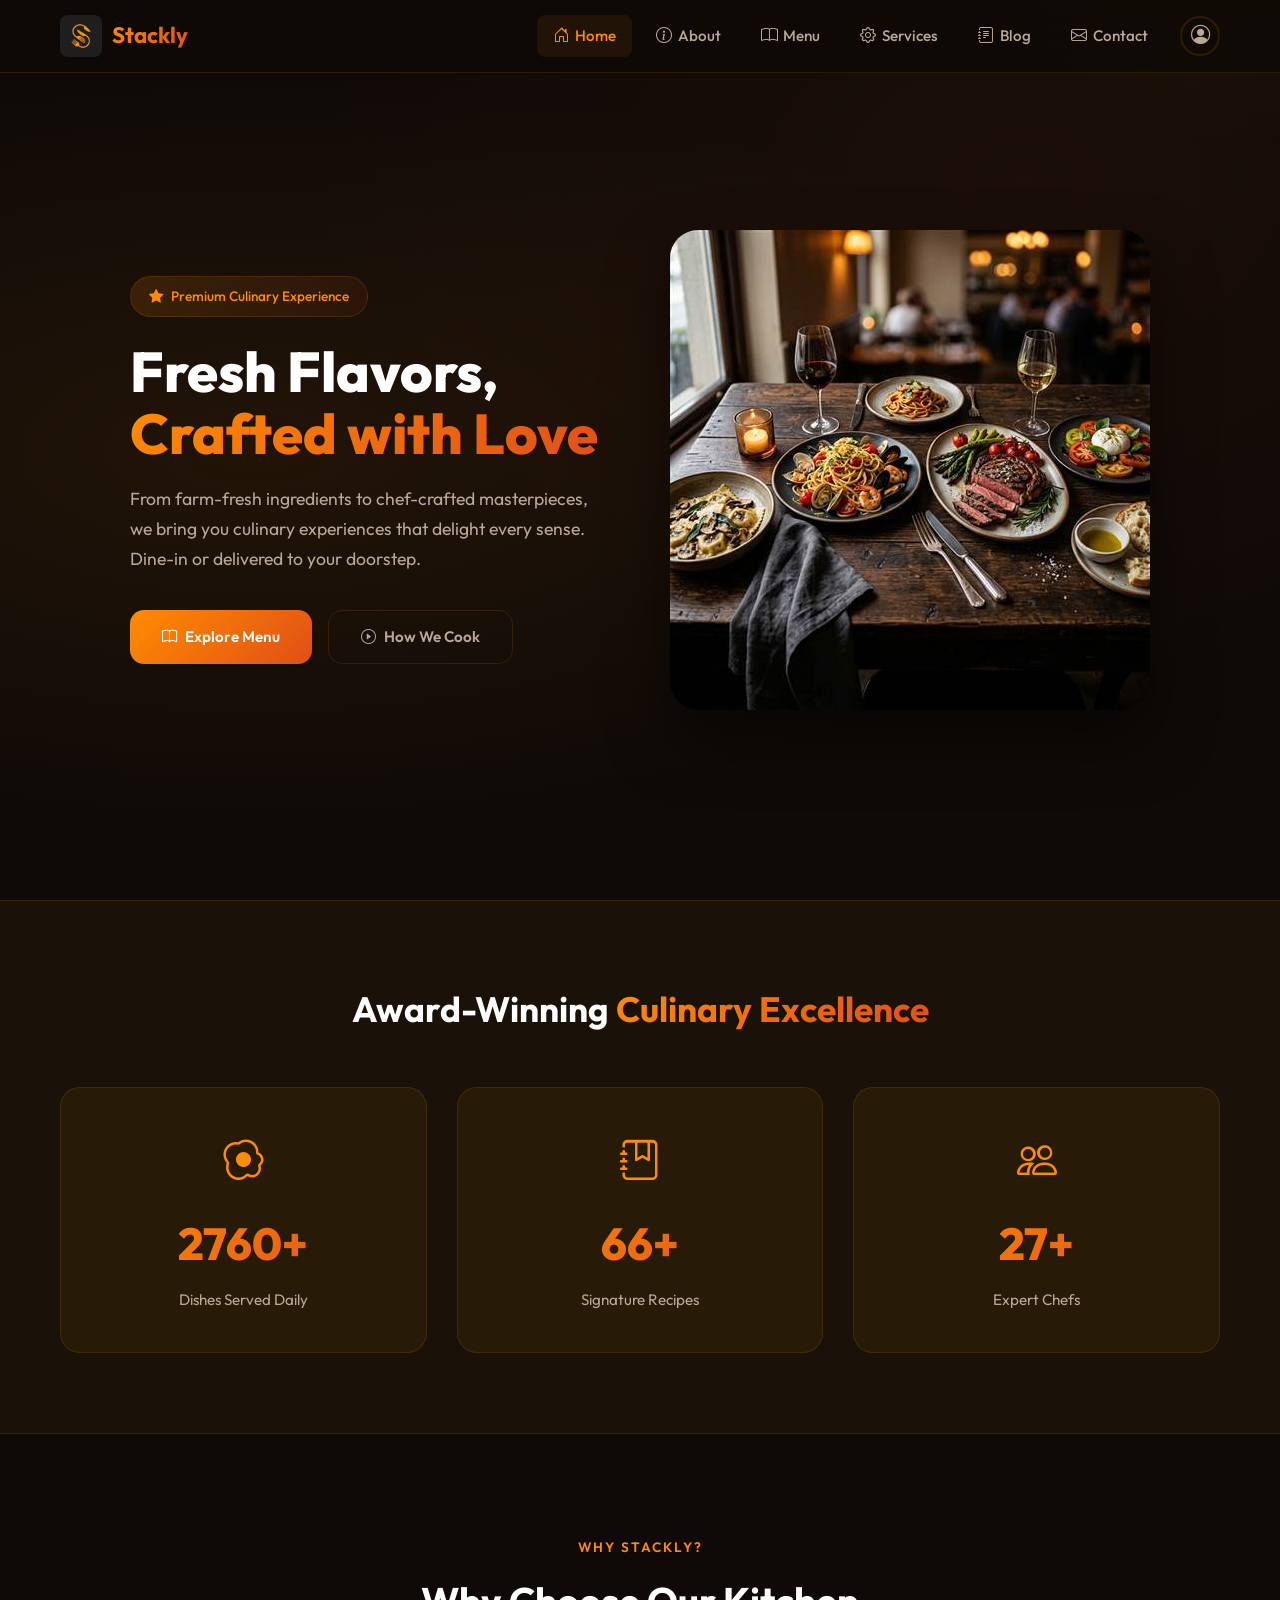
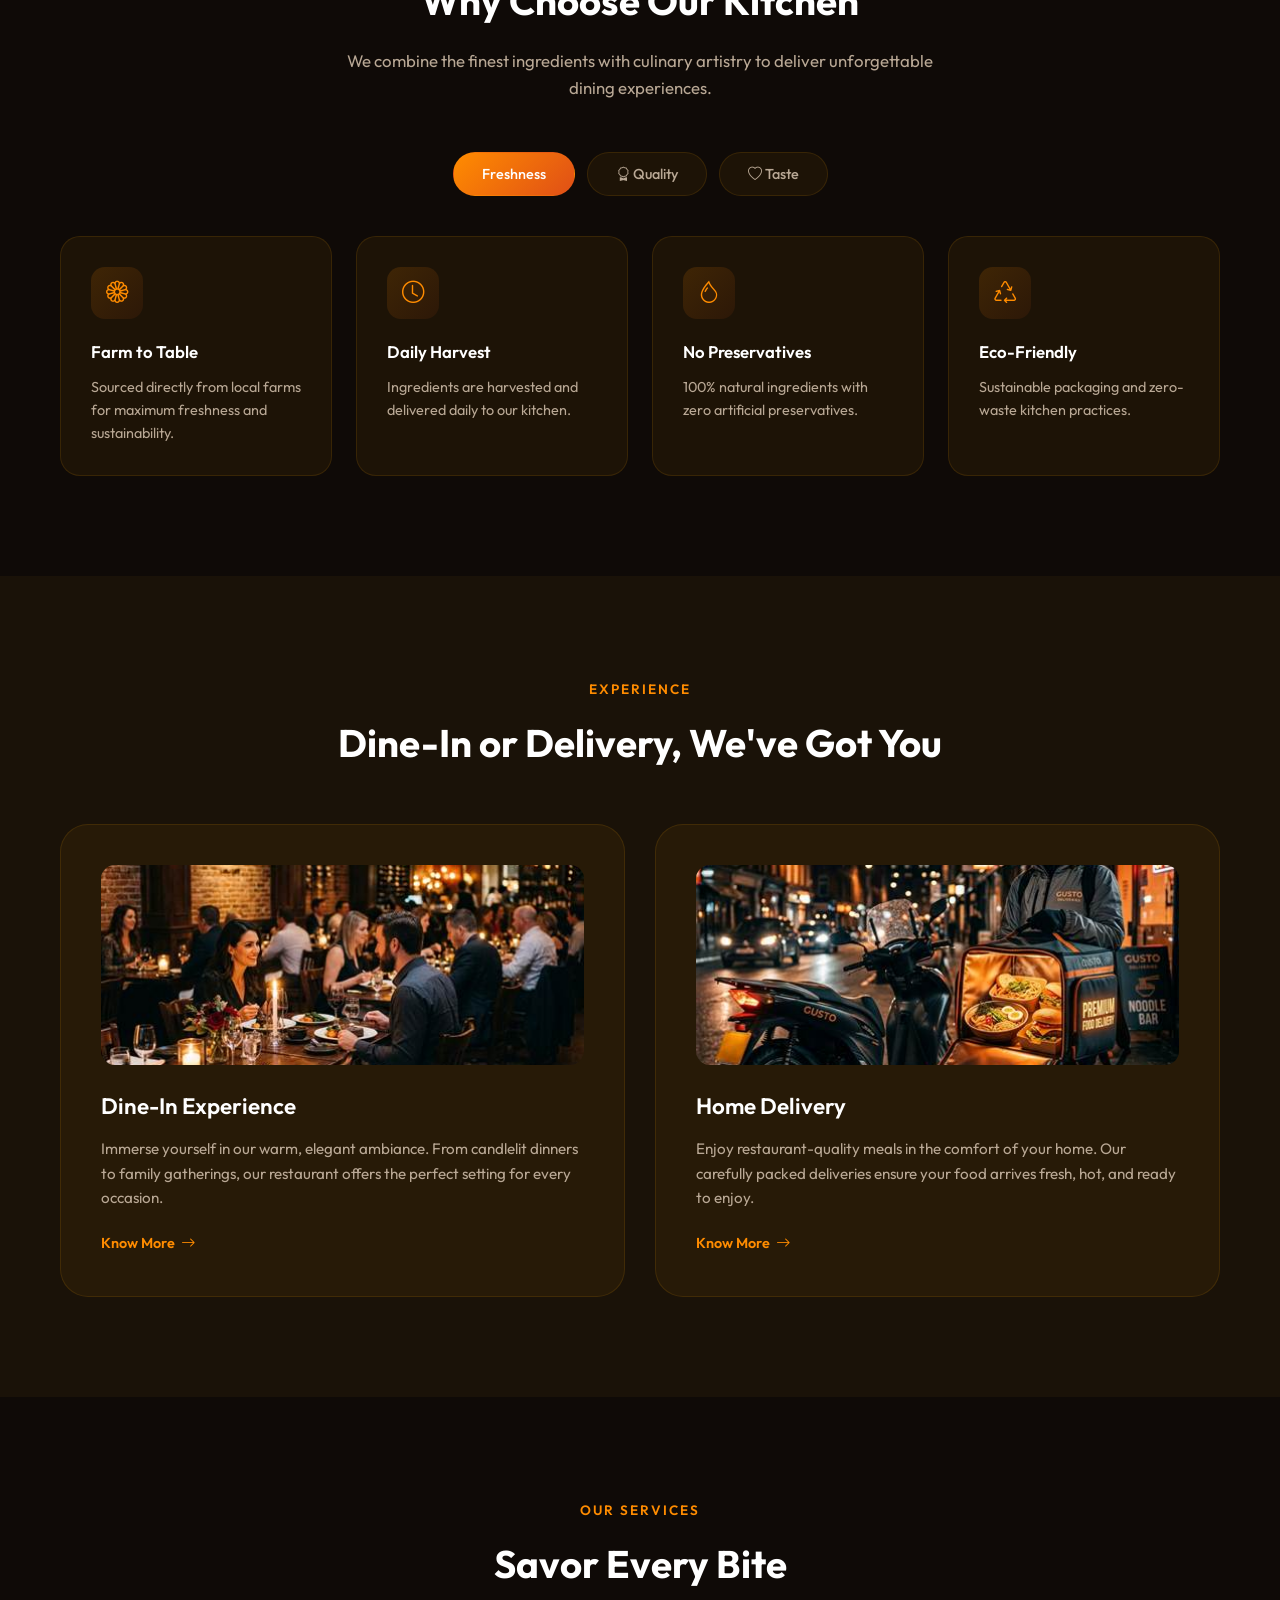
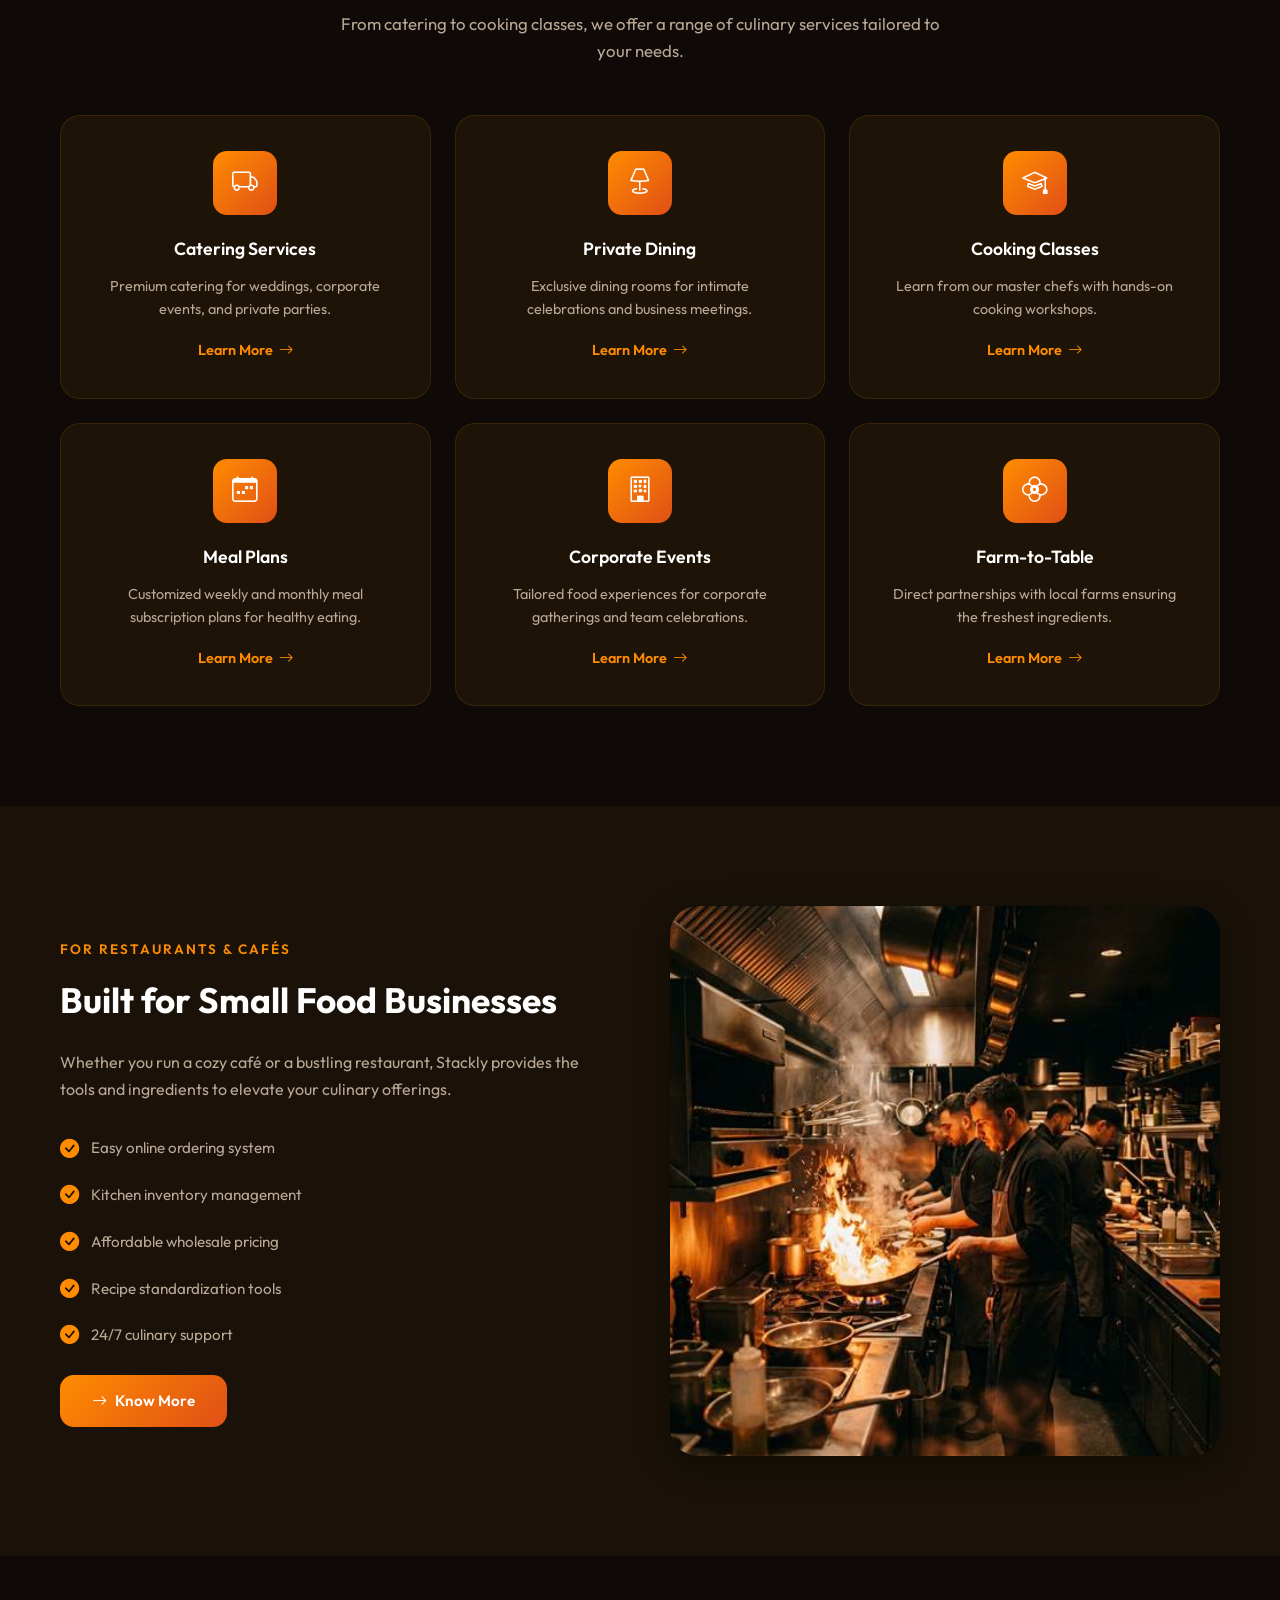
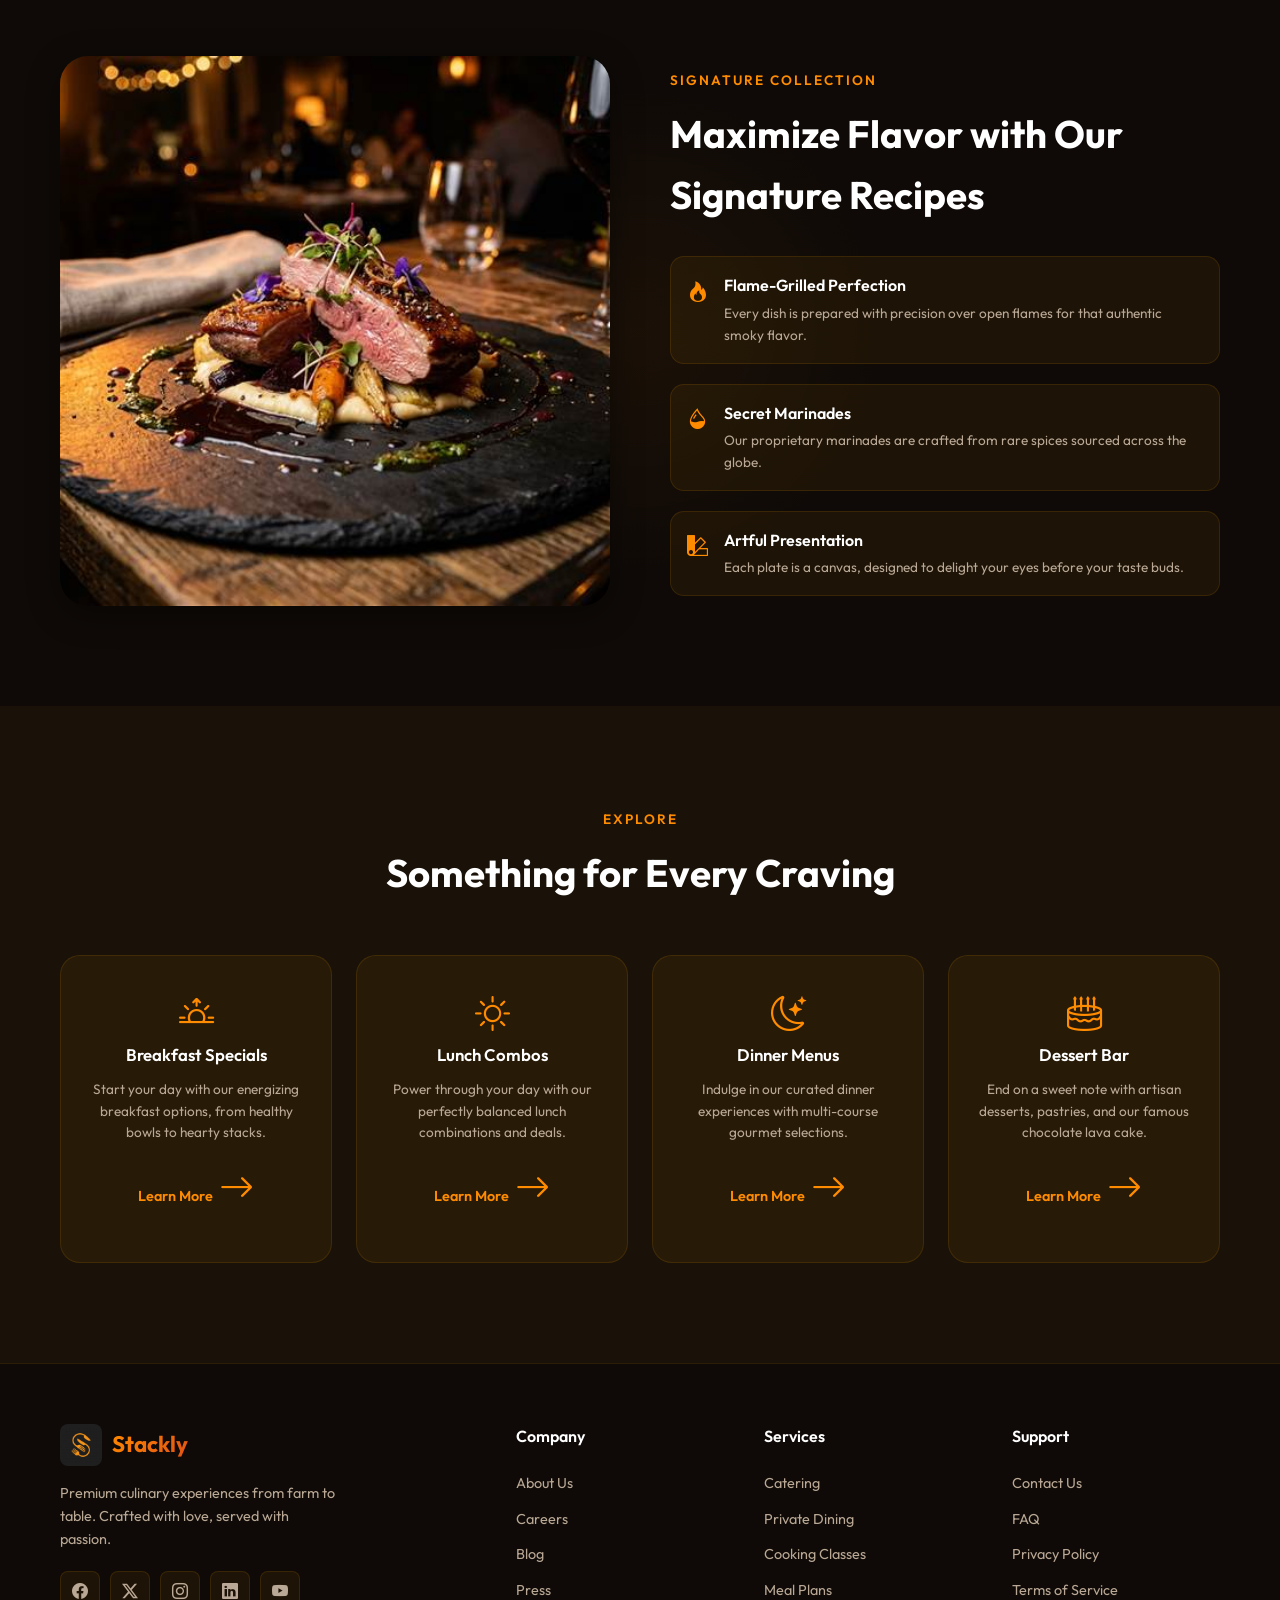
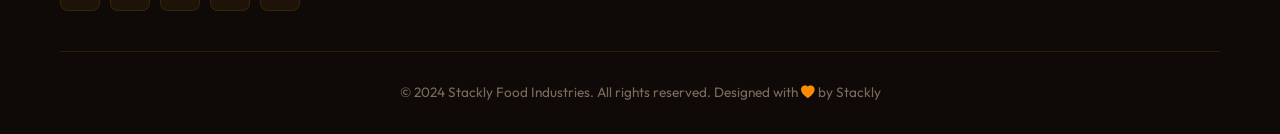
<file: index.html>
<!DOCTYPE html>
<html lang="en">
<head>
  <meta charset="UTF-8">
  <meta name="viewport" content="width=device-width, initial-scale=1.0">
  <meta name="description" content="Stackly Food - Premium culinary experiences with farm-to-table freshness. Explore our gourmet menu, catering services, and more.">
  <title>Stackly || Food Industry</title>
  <link href="https://cdn.jsdelivr.net/npm/bootstrap-icons@1.11.3/font/bootstrap-icons.css" rel="stylesheet">
  <link rel="stylesheet" href="css/style.css">
</head>
<body>

<!-- ===== NAVBAR ===== -->
<nav class="navbar" id="navbar">
  <div class="container">
    <a href="index.html" class="navbar-brand">
      <img src="images/logo.webp" alt="Stackly Logo" class="logo-img">
      <span class="brand-text">Stackly</span>
    </a>

    <ul class="nav-links" id="navLinks">
      <li><a href="index.html" class="active"><i class="bi bi-house-door"></i> Home</a></li>
      <li><a href="about.html"><i class="bi bi-info-circle"></i> About</a></li>
      <li><a href="menu.html"><i class="bi bi-book"></i> Menu</a></li>
      <li><a href="services.html"><i class="bi bi-gear"></i> Services</a></li>
      <li><a href="blog.html"><i class="bi bi-journal-text"></i> Blog</a></li>
      <li><a href="contact.html"><i class="bi bi-envelope"></i> Contact</a></li>
      <li class="profile-dropdown">
        <button class="profile-btn" onclick="toggleDropdown()" aria-label="Profile menu">
          <i class="bi bi-person-circle"></i>
        </button>
        <div class="dropdown-menu" id="profileDropdown">
          <a href="login.html"><i class="bi bi-box-arrow-in-right"></i> Login</a>
          <a href="register.html"><i class="bi bi-person-plus"></i> Register</a>
        </div>
      </li>
    </ul>

    <button class="hamburger" onclick="toggleMenu()" aria-label="Toggle navigation">
      <span></span><span></span><span></span>
    </button>
  </div>
</nav>
<div class="nav-overlay" id="navOverlay"></div>

<!-- ===== SECTION 1: HERO ===== -->
<section class="hero-section" id="hero">
  <div class="container">
    <div class="hero-grid">
      <div class="hero-content">
        <div class="hero-badge">
          <i class="bi bi-star-fill"></i> Premium Culinary Experience
        </div>
        <h1 class="hero-title">
          Fresh Flavors,<br><span>Crafted with Love</span>
        </h1>
        <p class="hero-text">
          From farm-fresh ingredients to chef-crafted masterpieces, we bring you culinary experiences that delight every sense. Dine-in or delivered to your doorstep.
        </p>
        <div class="hero-buttons">
          <a href="error.html" class="btn-primary">
            <i class="bi bi-book"></i> Explore Menu
          </a>
          <a href="error.html" class="btn-secondary">
            <i class="bi bi-play-circle"></i> How We Cook
          </a>
        </div>
      </div>
      <div class="hero-image">
        <img src="images/hero-food.webp" alt="Delicious gourmet food">
      </div>
    </div>
  </div>
</section>

<!-- ===== SECTION 2: STATS ===== -->
<section class="stats-section" id="stats">
  <div class="container">
    <h2 class="stats-title">Award-Winning <span>Culinary Excellence</span></h2>
    <div class="stats-grid">
      <div class="stat-card fade-up">
        <div class="stat-icon"><i class="bi bi-egg-fried"></i></div>
        <div class="stat-number counter" data-target="5000" data-suffix="+">0</div>
        <div class="stat-label">Dishes Served Daily</div>
      </div>
      <div class="stat-card fade-up">
        <div class="stat-icon"><i class="bi bi-journal-bookmark"></i></div>
        <div class="stat-number counter" data-target="120" data-suffix="+">0</div>
        <div class="stat-label">Signature Recipes</div>
      </div>
      <div class="stat-card fade-up">
        <div class="stat-icon"><i class="bi bi-people"></i></div>
        <div class="stat-number counter" data-target="50" data-suffix="+">0</div>
        <div class="stat-label">Expert Chefs</div>
      </div>
    </div>
  </div>
</section>

<!-- ===== SECTION 3: WHY CHOOSE US (TABS) ===== -->
<section class="why-section" id="why">
  <div class="container">
    <div class="section-header fade-up">
      <div class="section-subtitle">Why Stackly?</div>
      <h2 class="section-title">Why Choose Our Kitchen</h2>
      <p class="section-desc">We combine the finest ingredients with culinary artistry to deliver unforgettable dining experiences.</p>
    </div>

    <div class="tab-buttons fade-up">
      <button class="tab-btn active" data-tab="freshness" onclick="switchTab('freshness')">
        <i class="bi bi-leaf"></i> Freshness
      </button>
      <button class="tab-btn" data-tab="quality" onclick="switchTab('quality')">
        <i class="bi bi-award"></i> Quality
      </button>
      <button class="tab-btn" data-tab="taste" onclick="switchTab('taste')">
        <i class="bi bi-heart"></i> Taste
      </button>
    </div>

    <div class="tab-content active" id="freshness">
      <div class="feature-grid">
        <div class="feature-card fade-up">
          <div class="feature-icon"><i class="bi bi-flower1"></i></div>
          <h4>Farm to Table</h4>
          <p>Sourced directly from local farms for maximum freshness and sustainability.</p>
        </div>
        <div class="feature-card fade-up">
          <div class="feature-icon"><i class="bi bi-clock"></i></div>
          <h4>Daily Harvest</h4>
          <p>Ingredients are harvested and delivered daily to our kitchen.</p>
        </div>
        <div class="feature-card fade-up">
          <div class="feature-icon"><i class="bi bi-droplet"></i></div>
          <h4>No Preservatives</h4>
          <p>100% natural ingredients with zero artificial preservatives.</p>
        </div>
        <div class="feature-card fade-up">
          <div class="feature-icon"><i class="bi bi-recycle"></i></div>
          <h4>Eco-Friendly</h4>
          <p>Sustainable packaging and zero-waste kitchen practices.</p>
        </div>
      </div>
    </div>

    <div class="tab-content" id="quality">
      <div class="feature-grid">
        <div class="feature-card fade-up">
          <div class="feature-icon"><i class="bi bi-shield-check"></i></div>
          <h4>FSSAI Certified</h4>
          <p>All our operations are fully certified and compliant with food safety standards.</p>
        </div>
        <div class="feature-card fade-up">
          <div class="feature-icon"><i class="bi bi-thermometer-half"></i></div>
          <h4>Quality Control</h4>
          <p>Multi-point quality checks from kitchen to delivery.</p>
        </div>
        <div class="feature-card fade-up">
          <div class="feature-icon"><i class="bi bi-hand-thumbs-up"></i></div>
          <h4>Premium Grade</h4>
          <p>Only the finest grade ingredients make it to your plate.</p>
        </div>
        <div class="feature-card fade-up">
          <div class="feature-icon"><i class="bi bi-clipboard-check"></i></div>
          <h4>Hygiene Standards</h4>
          <p>State-of-the-art kitchen with the highest hygiene protocols.</p>
        </div>
      </div>
    </div>

    <div class="tab-content" id="taste">
      <div class="feature-grid">
        <div class="feature-card fade-up">
          <div class="feature-icon"><i class="bi bi-fire"></i></div>
          <h4>Authentic Recipes</h4>
          <p>Traditional recipes passed down through generations of culinary masters.</p>
        </div>
        <div class="feature-card fade-up">
          <div class="feature-icon"><i class="bi bi-globe2"></i></div>
          <h4>Global Flavors</h4>
          <p>A world of cuisines from Italian, Asian, Indian, and Mediterranean kitchens.</p>
        </div>
        <div class="feature-card fade-up">
          <div class="feature-icon"><i class="bi bi-palette"></i></div>
          <h4>Chef's Specials</h4>
          <p>Unique creations by our award-winning chefs, available exclusively.</p>
        </div>
        <div class="feature-card fade-up">
          <div class="feature-icon"><i class="bi bi-emoji-smile"></i></div>
          <h4>Custom Flavors</h4>
          <p>Personalize spice levels and ingredients to match your taste preferences.</p>
        </div>
      </div>
    </div>
  </div>
</section>

<!-- ===== SECTION 4: PLATFORM (Dine-In / Delivery) ===== -->
<section class="platform-section" id="platform">
  <div class="container">
    <div class="section-header fade-up">
      <div class="section-subtitle">Experience</div>
      <h2 class="section-title">Dine-In or Delivery, We've Got You</h2>
    </div>
    <div class="platform-grid">
      <div class="platform-card fade-up">
        <img src="images/dine-in.webp" alt="Dine-in experience">
        <h3>Dine-In Experience</h3>
        <p>Immerse yourself in our warm, elegant ambiance. From candlelit dinners to family gatherings, our restaurant offers the perfect setting for every occasion.</p>
        <a href="error.html" class="learn-link">Know More <i class="bi bi-arrow-right"></i></a>
      </div>
      <div class="platform-card fade-up">
        <img src="images/delivery.webp" alt="Home delivery">
        <h3>Home Delivery</h3>
        <p>Enjoy restaurant-quality meals in the comfort of your home. Our carefully packed deliveries ensure your food arrives fresh, hot, and ready to enjoy.</p>
        <a href="error.html" class="learn-link">Know More <i class="bi bi-arrow-right"></i></a>
      </div>
    </div>
  </div>
</section>

<!-- ===== SECTION 5: OUR SERVICES GRID ===== -->
<section class="services-section" id="services">
  <div class="container">
    <div class="section-header fade-up">
      <div class="section-subtitle">Our Services</div>
      <h2 class="section-title">Savor Every Bite</h2>
      <p class="section-desc">From catering to cooking classes, we offer a range of culinary services tailored to your needs.</p>
    </div>
    <div class="services-grid">
      <div class="service-card fade-up">
        <div class="service-icon"><i class="bi bi-truck"></i></div>
        <h4>Catering Services</h4>
        <p>Premium catering for weddings, corporate events, and private parties.</p>
        <a href="error.html" class="learn-link">Learn More <i class="bi bi-arrow-right"></i></a>
      </div>
      <div class="service-card fade-up">
        <div class="service-icon"><i class="bi bi-lamp"></i></div>
        <h4>Private Dining</h4>
        <p>Exclusive dining rooms for intimate celebrations and business meetings.</p>
        <a href="error.html" class="learn-link">Learn More <i class="bi bi-arrow-right"></i></a>
      </div>
      <div class="service-card fade-up">
        <div class="service-icon"><i class="bi bi-mortarboard"></i></div>
        <h4>Cooking Classes</h4>
        <p>Learn from our master chefs with hands-on cooking workshops.</p>
        <a href="error.html" class="learn-link">Learn More <i class="bi bi-arrow-right"></i></a>
      </div>
      <div class="service-card fade-up">
        <div class="service-icon"><i class="bi bi-calendar-week"></i></div>
        <h4>Meal Plans</h4>
        <p>Customized weekly and monthly meal subscription plans for healthy eating.</p>
        <a href="error.html" class="learn-link">Learn More <i class="bi bi-arrow-right"></i></a>
      </div>
      <div class="service-card fade-up">
        <div class="service-icon"><i class="bi bi-building"></i></div>
        <h4>Corporate Events</h4>
        <p>Tailored food experiences for corporate gatherings and team celebrations.</p>
        <a href="error.html" class="learn-link">Learn More <i class="bi bi-arrow-right"></i></a>
      </div>
      <div class="service-card fade-up">
        <div class="service-icon"><i class="bi bi-flower2"></i></div>
        <h4>Farm-to-Table</h4>
        <p>Direct partnerships with local farms ensuring the freshest ingredients.</p>
        <a href="error.html" class="learn-link">Learn More <i class="bi bi-arrow-right"></i></a>
      </div>
    </div>
  </div>
</section>

<!-- ===== SECTION 6: SMALL BUSINESS ===== -->
<section class="small-biz-section" id="small-biz">
  <div class="container">
    <div class="small-biz-grid">
      <div class="small-biz-content fade-up">
        <div class="section-subtitle">For Restaurants & Cafés</div>
        <h2>Built for Small Food Businesses</h2>
        <p>Whether you run a cozy café or a bustling restaurant, Stackly provides the tools and ingredients to elevate your culinary offerings.</p>
        <ul class="biz-features">
          <li><i class="bi bi-check-circle-fill"></i> Easy online ordering system</li>
          <li><i class="bi bi-check-circle-fill"></i> Kitchen inventory management</li>
          <li><i class="bi bi-check-circle-fill"></i> Affordable wholesale pricing</li>
          <li><i class="bi bi-check-circle-fill"></i> Recipe standardization tools</li>
          <li><i class="bi bi-check-circle-fill"></i> 24/7 culinary support</li>
        </ul>
        <a href="error.html" class="btn-primary" style="margin-top: 24px;">
          <i class="bi bi-arrow-right"></i> Know More
        </a>
      </div>
      <div class="small-biz-image fade-up">
        <img src="images/about-kitchen.webp" alt="Restaurant kitchen">
      </div>
    </div>
  </div>
</section>

<!-- ===== SECTION 7: SPOTLIGHT ===== -->
<section class="spotlight-section" id="spotlight">
  <div class="container">
    <div class="spotlight-grid">
      <div class="spotlight-image fade-up">
        <img src="images/spotlight.webp" alt="Signature recipe">
      </div>
      <div class="spotlight-content fade-up">
        <div class="section-subtitle">Signature Collection</div>
        <h2 class="section-title" style="text-align:left">Maximize Flavor with Our Signature Recipes</h2>
        <ul class="spotlight-list">
          <li>
            <i class="bi bi-fire"></i>
            <div>
              <h4>Flame-Grilled Perfection</h4>
              <p>Every dish is prepared with precision over open flames for that authentic smoky flavor.</p>
            </div>
          </li>
          <li>
            <i class="bi bi-droplet-half"></i>
            <div>
              <h4>Secret Marinades</h4>
              <p>Our proprietary marinades are crafted from rare spices sourced across the globe.</p>
            </div>
          </li>
          <li>
            <i class="bi bi-palette2"></i>
            <div>
              <h4>Artful Presentation</h4>
              <p>Each plate is a canvas, designed to delight your eyes before your taste buds.</p>
            </div>
          </li>
        </ul>
      </div>
    </div>
  </div>
</section>

<!-- ===== SECTION 8: SOLUTIONS GRID ===== -->
<section class="solutions-section" id="solutions">
  <div class="container">
    <div class="section-header fade-up">
      <div class="section-subtitle">Explore</div>
      <h2 class="section-title">Something for Every Craving</h2>
    </div>
    <div class="solutions-grid">
      <div class="solution-card fade-up">
        <i class="bi bi-sunrise"></i>
        <h4>Breakfast Specials</h4>
        <p>Start your day with our energizing breakfast options, from healthy bowls to hearty stacks.</p>
        <a href="error.html" class="learn-link">Learn More <i class="bi bi-arrow-right"></i></a>
      </div>
      <div class="solution-card fade-up">
        <i class="bi bi-sun"></i>
        <h4>Lunch Combos</h4>
        <p>Power through your day with our perfectly balanced lunch combinations and deals.</p>
        <a href="error.html" class="learn-link">Learn More <i class="bi bi-arrow-right"></i></a>
      </div>
      <div class="solution-card fade-up">
        <i class="bi bi-moon-stars"></i>
        <h4>Dinner Menus</h4>
        <p>Indulge in our curated dinner experiences with multi-course gourmet selections.</p>
        <a href="error.html" class="learn-link">Learn More <i class="bi bi-arrow-right"></i></a>
      </div>
      <div class="solution-card fade-up">
        <i class="bi bi-cake2"></i>
        <h4>Dessert Bar</h4>
        <p>End on a sweet note with artisan desserts, pastries, and our famous chocolate lava cake.</p>
        <a href="error.html" class="learn-link">Learn More <i class="bi bi-arrow-right"></i></a>
      </div>
    </div>
  </div>
</section>

<!-- ===== SECTION 9: FOOTER ===== -->
<footer class="footer" id="footer">
  <div class="container">
    <div class="footer-grid">
      <div class="footer-brand">
        <a href="index.html" class="navbar-brand">
          <img src="images/logo.webp" alt="Stackly Logo" class="logo-img">
          <span class="brand-text">Stackly</span>
        </a>
        <p>Premium culinary experiences from farm to table. Crafted with love, served with passion.</p>
        <div class="footer-socials">
          <a href="error.html" aria-label="Facebook"><i class="bi bi-facebook"></i></a>
          <a href="error.html" aria-label="Twitter"><i class="bi bi-twitter-x"></i></a>
          <a href="error.html" aria-label="Instagram"><i class="bi bi-instagram"></i></a>
          <a href="error.html" aria-label="LinkedIn"><i class="bi bi-linkedin"></i></a>
          <a href="error.html" aria-label="YouTube"><i class="bi bi-youtube"></i></a>
        </div>
      </div>
      <div class="footer-column">
        <h4>Company</h4>
        <ul>
          <li><a href="about.html">About Us</a></li>
          <li><a href="error.html">Careers</a></li>
          <li><a href="blog.html">Blog</a></li>
          <li><a href="error.html">Press</a></li>
        </ul>
      </div>
      <div class="footer-column">
        <h4>Services</h4>
        <ul>
          <li><a href="services.html">Catering</a></li>
          <li><a href="error.html">Private Dining</a></li>
          <li><a href="error.html">Cooking Classes</a></li>
          <li><a href="error.html">Meal Plans</a></li>
        </ul>
      </div>
      <div class="footer-column">
        <h4>Support</h4>
        <ul>
          <li><a href="contact.html">Contact Us</a></li>
          <li><a href="error.html">FAQ</a></li>
          <li><a href="error.html">Privacy Policy</a></li>
          <li><a href="error.html">Terms of Service</a></li>
        </ul>
      </div>
    </div>
    <div class="footer-bottom">
      <p>&copy; 2024 Stackly Food Industries. All rights reserved. Designed with <i class="bi bi-heart-fill" style="color:var(--accent)"></i> by Stackly</p>
    </div>
  </div>
</footer>

<script src="js/main.js"></script>
</body>
</html>
</file>
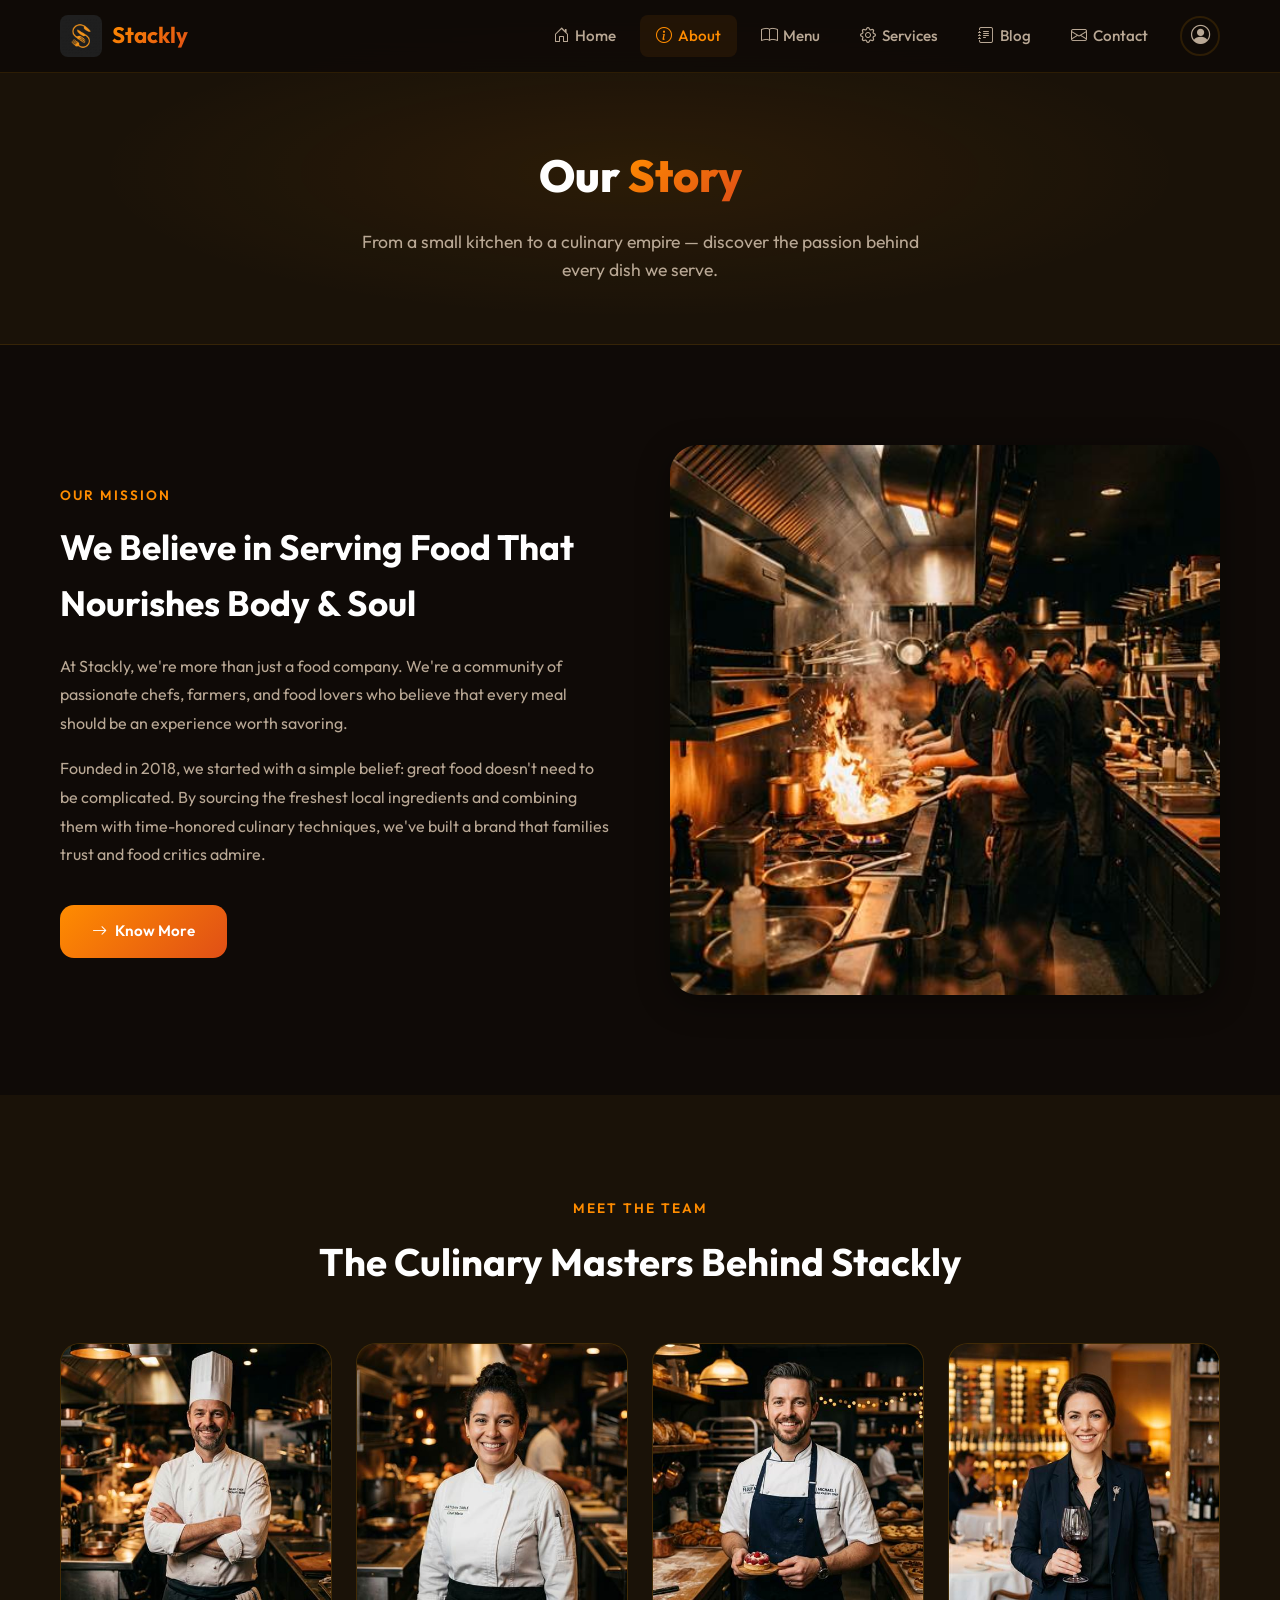
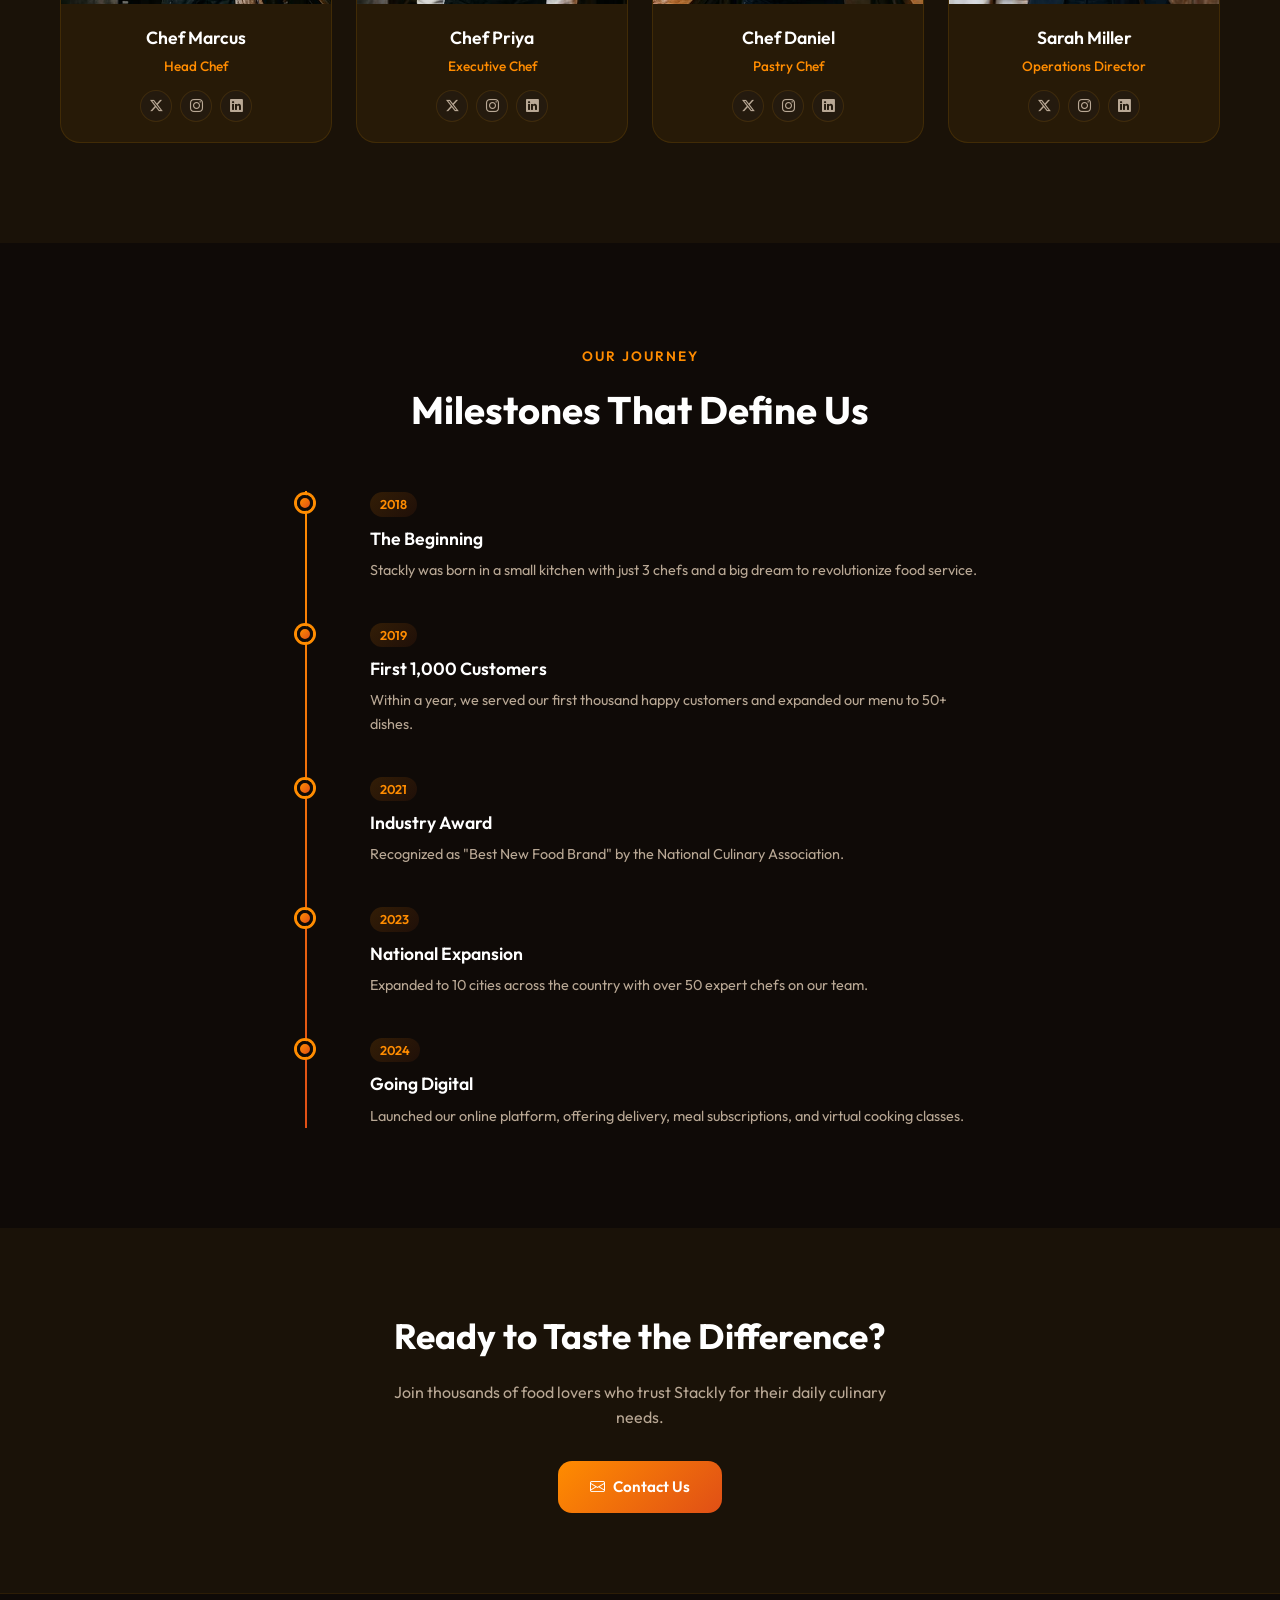
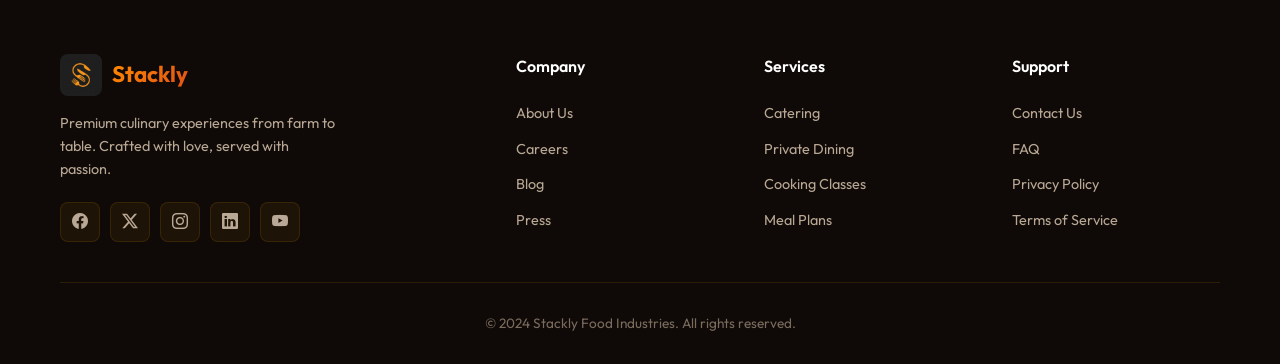
<file: about.html>
<!DOCTYPE html>
<html lang="en">
<head>
  <meta charset="UTF-8">
  <meta name="viewport" content="width=device-width, initial-scale=1.0">
  <meta name="description" content="Learn about Stackly Food - our mission, our team of expert chefs, and our journey to culinary excellence.">
  <title>Stackly || About Us</title>
  <link href="https://cdn.jsdelivr.net/npm/bootstrap-icons@1.11.3/font/bootstrap-icons.css" rel="stylesheet">
  <link rel="stylesheet" href="css/style.css">
  <link rel="stylesheet" href="css/about.css">
</head>
<body>

<!-- NAVBAR -->
<nav class="navbar" id="navbar">
  <div class="container">
    <a href="index.html" class="navbar-brand">
      <img src="images/logo.webp" alt="Stackly Logo" class="logo-img">
      <span class="brand-text">Stackly</span>
    </a>
    <ul class="nav-links" id="navLinks">
      <li><a href="index.html"><i class="bi bi-house-door"></i> Home</a></li>
      <li><a href="about.html" class="active"><i class="bi bi-info-circle"></i> About</a></li>
      <li><a href="menu.html"><i class="bi bi-book"></i> Menu</a></li>
      <li><a href="services.html"><i class="bi bi-gear"></i> Services</a></li>
      <li><a href="blog.html"><i class="bi bi-journal-text"></i> Blog</a></li>
      <li><a href="contact.html"><i class="bi bi-envelope"></i> Contact</a></li>
      <li class="profile-dropdown">
        <button class="profile-btn" onclick="toggleDropdown()"><i class="bi bi-person-circle"></i></button>
        <div class="dropdown-menu">
          <a href="login.html"><i class="bi bi-box-arrow-in-right"></i> Login</a>
          <a href="register.html"><i class="bi bi-person-plus"></i> Register</a>
        </div>
      </li>
    </ul>
    <button class="hamburger" onclick="toggleMenu()"><span></span><span></span><span></span></button>
  </div>
</nav>
<div class="nav-overlay"></div>

<!-- SECTION 1: HERO BANNER -->
<section class="page-hero">
  <div class="container">
    <h1>Our <span style="background:var(--gradient);-webkit-background-clip:text;-webkit-text-fill-color:transparent">Story</span></h1>
    <p>From a small kitchen to a culinary empire — discover the passion behind every dish we serve.</p>
  </div>
</section>

<!-- SECTION 2: OUR MISSION -->
<section class="mission-section">
  <div class="container">
    <div class="mission-grid">
      <div class="mission-content fade-up">
        <div class="section-subtitle">Our Mission</div>
        <h2>We Believe in Serving Food That Nourishes Body & Soul</h2>
        <p>At Stackly, we're more than just a food company. We're a community of passionate chefs, farmers, and food lovers who believe that every meal should be an experience worth savoring.</p>
        <p>Founded in 2018, we started with a simple belief: great food doesn't need to be complicated. By sourcing the freshest local ingredients and combining them with time-honored culinary techniques, we've built a brand that families trust and food critics admire.</p>
        <a href="error.html" class="btn-primary" style="margin-top:20px">
          <i class="bi bi-arrow-right"></i> Know More
        </a>
      </div>
      <div class="mission-image fade-up">
        <img src="images/about-kitchen.webp" alt="Our kitchen">
      </div>
    </div>
  </div>
</section>

<!-- SECTION 3: OUR TEAM -->
<section class="team-section">
  <div class="container">
    <div class="section-header fade-up">
      <div class="section-subtitle">Meet The Team</div>
      <h2 class="section-title">The Culinary Masters Behind Stackly</h2>
    </div>
    <div class="team-grid">
      <div class="team-card fade-up">
        <img src="images/chef-1.webp" alt="Chef Marcus">
        <div class="team-info">
          <h4>Chef Marcus</h4>
          <p>Head Chef</p>
          <div class="team-socials">
            <a href="error.html"><i class="bi bi-twitter-x"></i></a>
            <a href="error.html"><i class="bi bi-instagram"></i></a>
            <a href="error.html"><i class="bi bi-linkedin"></i></a>
          </div>
        </div>
      </div>
      <div class="team-card fade-up">
        <img src="images/chef-2.webp" alt="Chef Priya">
        <div class="team-info">
          <h4>Chef Priya</h4>
          <p>Executive Chef</p>
          <div class="team-socials">
            <a href="error.html"><i class="bi bi-twitter-x"></i></a>
            <a href="error.html"><i class="bi bi-instagram"></i></a>
            <a href="error.html"><i class="bi bi-linkedin"></i></a>
          </div>
        </div>
      </div>
      <div class="team-card fade-up">
        <img src="images/chef-3.webp" alt="Chef Daniel">
        <div class="team-info">
          <h4>Chef Daniel</h4>
          <p>Pastry Chef</p>
          <div class="team-socials">
            <a href="error.html"><i class="bi bi-twitter-x"></i></a>
            <a href="error.html"><i class="bi bi-instagram"></i></a>
            <a href="error.html"><i class="bi bi-linkedin"></i></a>
          </div>
        </div>
      </div>
      <div class="team-card fade-up">
        <img src="images/chef-4.webp" alt="Sarah Miller">
        <div class="team-info">
          <h4>Sarah Miller</h4>
          <p>Operations Director</p>
          <div class="team-socials">
            <a href="error.html"><i class="bi bi-twitter-x"></i></a>
            <a href="error.html"><i class="bi bi-instagram"></i></a>
            <a href="error.html"><i class="bi bi-linkedin"></i></a>
          </div>
        </div>
      </div>
    </div>
  </div>
</section>

<!-- SECTION 4: TIMELINE -->
<section class="timeline-section">
  <div class="container">
    <div class="section-header fade-up">
      <div class="section-subtitle">Our Journey</div>
      <h2 class="section-title">Milestones That Define Us</h2>
    </div>
    <div class="timeline fade-up">
      <div class="timeline-item">
        <div class="timeline-dot"></div>
        <span class="year">2018</span>
        <h4>The Beginning</h4>
        <p>Stackly was born in a small kitchen with just 3 chefs and a big dream to revolutionize food service.</p>
      </div>
      <div class="timeline-item">
        <div class="timeline-dot"></div>
        <span class="year">2019</span>
        <h4>First 1,000 Customers</h4>
        <p>Within a year, we served our first thousand happy customers and expanded our menu to 50+ dishes.</p>
      </div>
      <div class="timeline-item">
        <div class="timeline-dot"></div>
        <span class="year">2021</span>
        <h4>Industry Award</h4>
        <p>Recognized as "Best New Food Brand" by the National Culinary Association.</p>
      </div>
      <div class="timeline-item">
        <div class="timeline-dot"></div>
        <span class="year">2023</span>
        <h4>National Expansion</h4>
        <p>Expanded to 10 cities across the country with over 50 expert chefs on our team.</p>
      </div>
      <div class="timeline-item">
        <div class="timeline-dot"></div>
        <span class="year">2024</span>
        <h4>Going Digital</h4>
        <p>Launched our online platform, offering delivery, meal subscriptions, and virtual cooking classes.</p>
      </div>
    </div>
  </div>
</section>

<!-- SECTION 5: CTA -->
<section class="cta-section">
  <div class="container fade-up">
    <h2>Ready to Taste the Difference?</h2>
    <p>Join thousands of food lovers who trust Stackly for their daily culinary needs.</p>
    <a href="contact.html" class="btn-primary">
      <i class="bi bi-envelope"></i> Contact Us
    </a>
  </div>
</section>

<!-- FOOTER -->
<footer class="footer">
  <div class="container">
    <div class="footer-grid">
      <div class="footer-brand">
        <a href="index.html" class="navbar-brand">
          <img src="images/logo.webp" alt="Stackly Logo" class="logo-img">
          <span class="brand-text">Stackly</span>
        </a>
        <p>Premium culinary experiences from farm to table. Crafted with love, served with passion.</p>
        <div class="footer-socials">
          <a href="error.html"><i class="bi bi-facebook"></i></a>
          <a href="error.html"><i class="bi bi-twitter-x"></i></a>
          <a href="error.html"><i class="bi bi-instagram"></i></a>
          <a href="error.html"><i class="bi bi-linkedin"></i></a>
          <a href="error.html"><i class="bi bi-youtube"></i></a>
        </div>
      </div>
      <div class="footer-column">
        <h4>Company</h4>
        <ul><li><a href="about.html">About Us</a></li><li><a href="error.html">Careers</a></li><li><a href="blog.html">Blog</a></li><li><a href="error.html">Press</a></li></ul>
      </div>
      <div class="footer-column">
        <h4>Services</h4>
        <ul><li><a href="services.html">Catering</a></li><li><a href="error.html">Private Dining</a></li><li><a href="error.html">Cooking Classes</a></li><li><a href="error.html">Meal Plans</a></li></ul>
      </div>
      <div class="footer-column">
        <h4>Support</h4>
        <ul><li><a href="contact.html">Contact Us</a></li><li><a href="error.html">FAQ</a></li><li><a href="error.html">Privacy Policy</a></li><li><a href="error.html">Terms of Service</a></li></ul>
      </div>
    </div>
    <div class="footer-bottom">
      <p>&copy; 2024 Stackly Food Industries. All rights reserved.</p>
    </div>
  </div>
</footer>

<script src="js/main.js"></script>
</body>
</html>
</file>
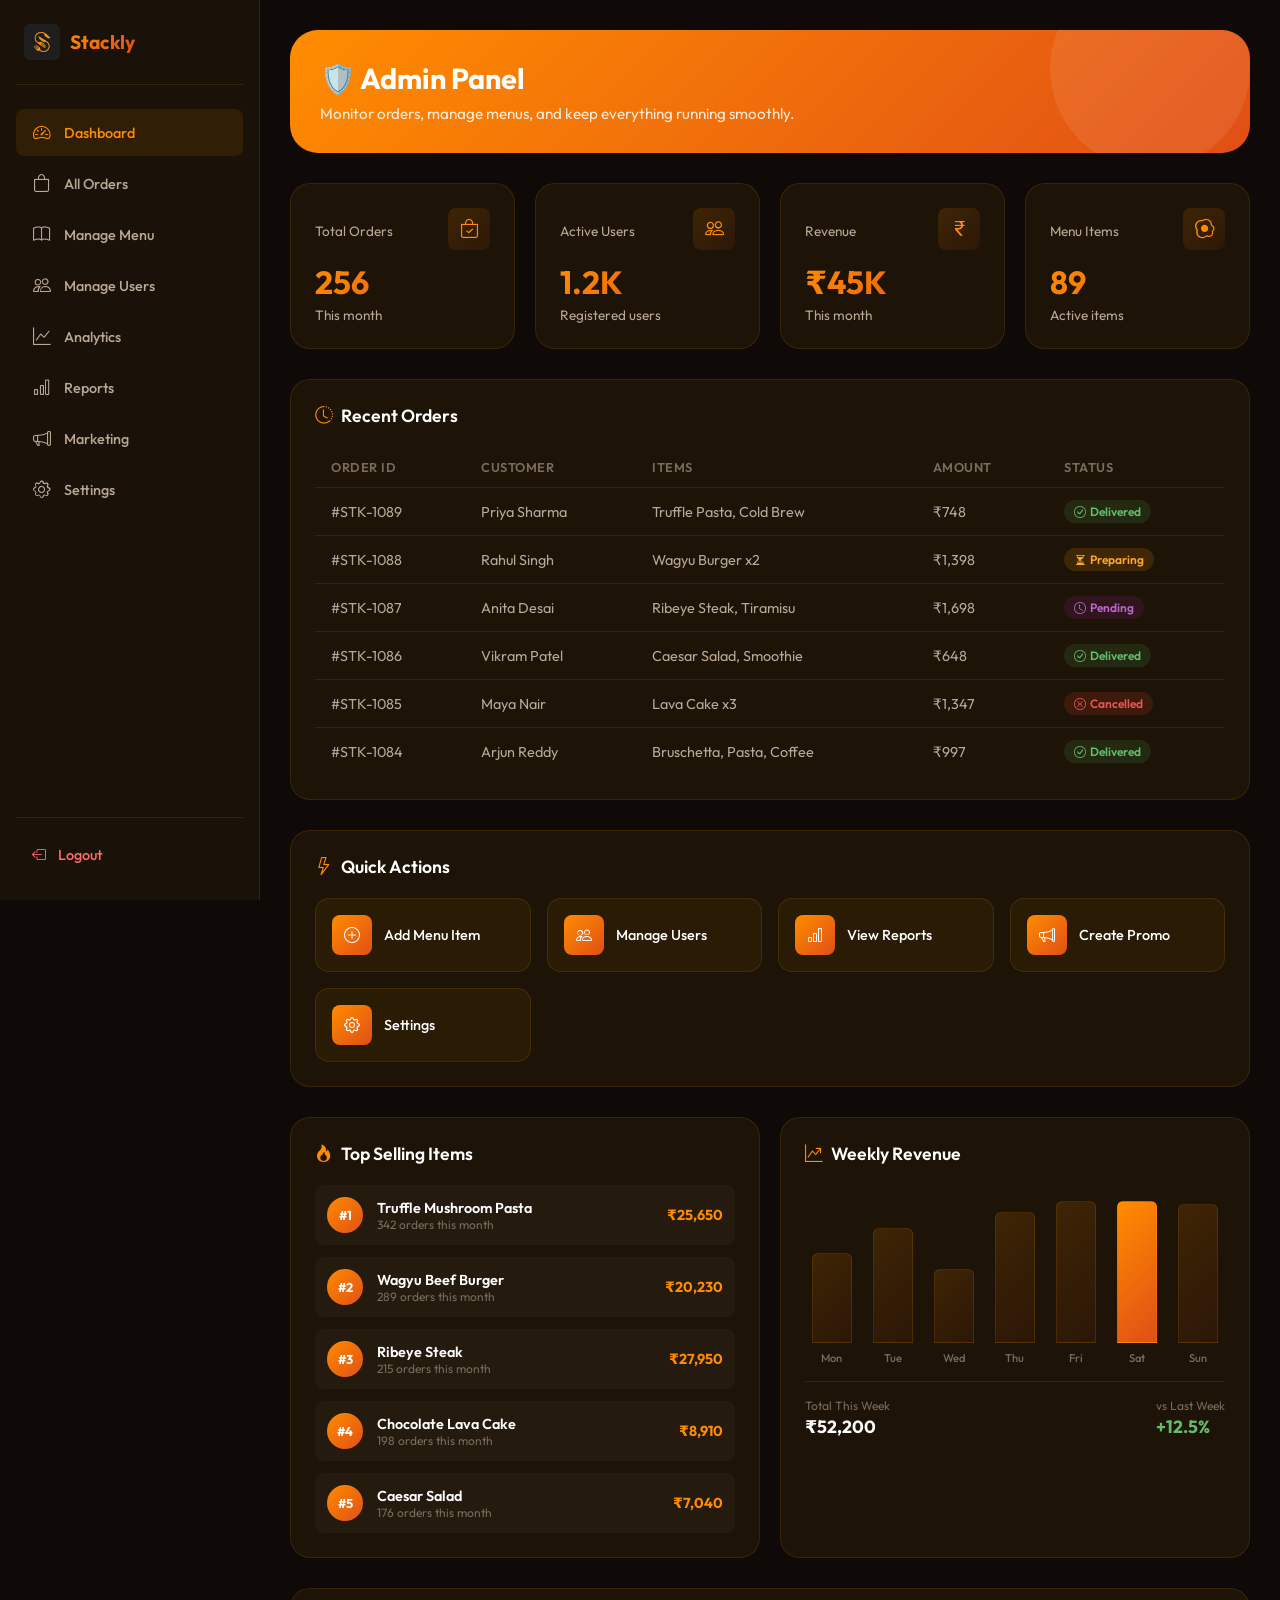
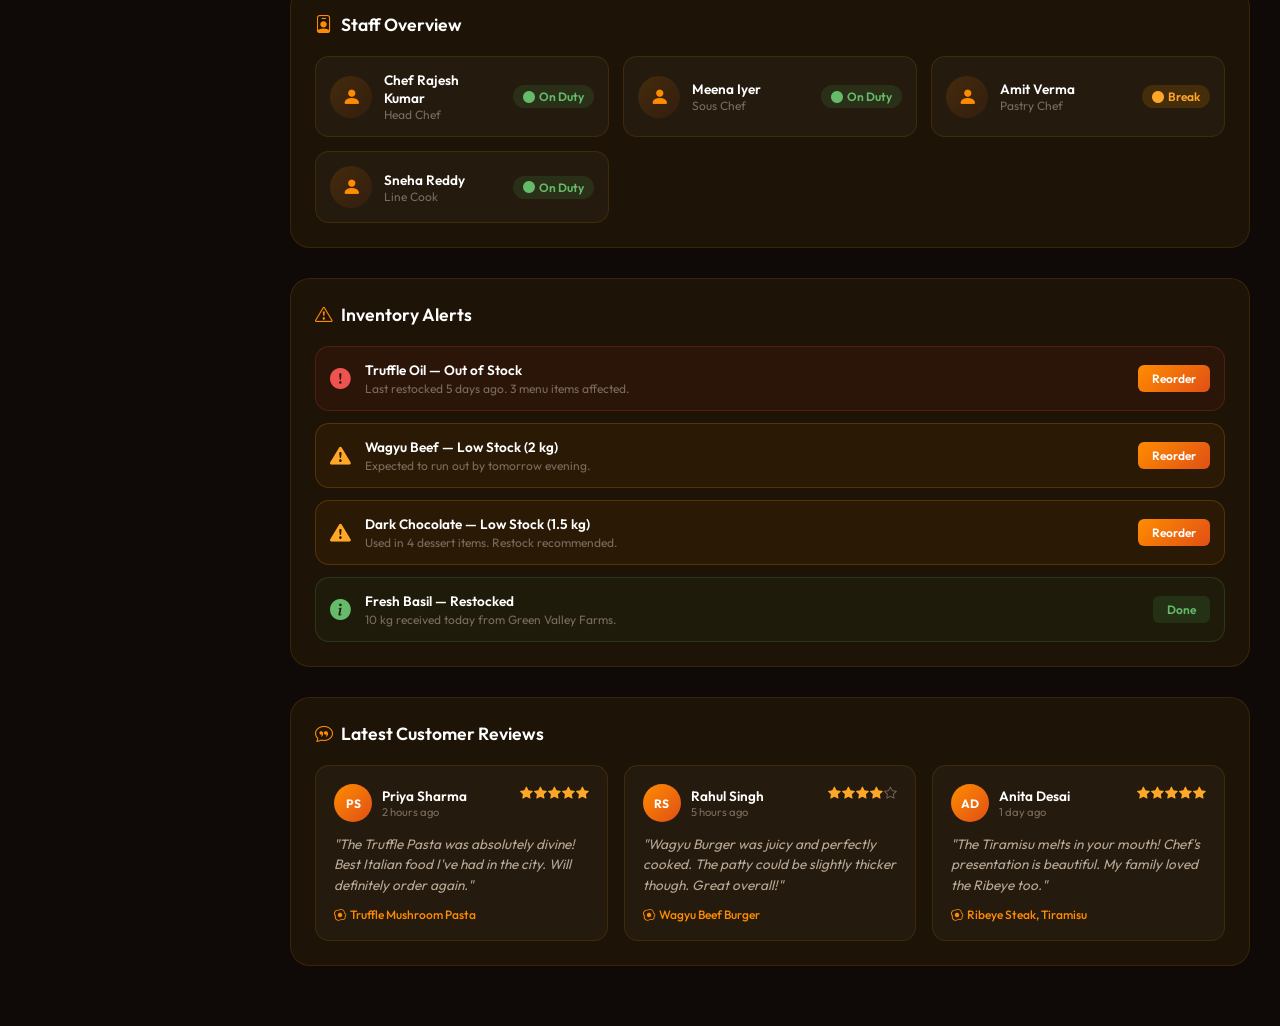
<file: admin-dashboard.html>
<!DOCTYPE html>
<html lang="en">
<head>
  <meta charset="UTF-8">
  <meta name="viewport" content="width=device-width, initial-scale=1.0">
  <title>Stackly || Admin Dashboard</title>
  <link href="https://cdn.jsdelivr.net/npm/bootstrap-icons@1.11.3/font/bootstrap-icons.css" rel="stylesheet">
  <link rel="stylesheet" href="css/dashboard.css">
</head>
<body>

<div class="mobile-header">
  <button class="sidebar-toggle" onclick="document.querySelector('.sidebar').classList.toggle('active')">
    <i class="bi bi-list"></i>
  </button>
  <a href="index.html" class="mobile-brand">
    <img src="images/logo.webp" alt="Stackly Logo" class="mobile-logo">
    <span>Stackly</span>
  </a>
</div>

<div class="dashboard">
  <!-- Sidebar -->
  <aside class="sidebar">
    <div class="sidebar-brand">
      <img src="images/logo.webp" alt="Stackly Logo">
      <span>Stackly</span>
    </div>
    <ul class="sidebar-nav">
      <li><a href="admin-dashboard.html" class="active"><i class="bi bi-speedometer2"></i> Dashboard</a></li>
      <li><a href="error.html"><i class="bi bi-bag"></i> All Orders</a></li>
      <li><a href="error.html"><i class="bi bi-book"></i> Manage Menu</a></li>
      <li><a href="error.html"><i class="bi bi-people"></i> Manage Users</a></li>
      <li><a href="error.html"><i class="bi bi-graph-up"></i> Analytics</a></li>
      <li><a href="error.html"><i class="bi bi-bar-chart"></i> Reports</a></li>
      <li><a href="error.html"><i class="bi bi-megaphone"></i> Marketing</a></li>
      <li><a href="error.html"><i class="bi bi-gear"></i> Settings</a></li>
    </ul>
    <div class="sidebar-logout">
      <button class="logout-btn" onclick="handleLogout()">
        <i class="bi bi-box-arrow-left"></i> Logout
      </button>
    </div>
  </aside>

  <!-- Main Content -->
  <main class="dashboard-main">
    <!-- Welcome Banner -->
    <div class="welcome-banner">
      <h1>🛡️ Admin Panel</h1>
      <p>Monitor orders, manage menus, and keep everything running smoothly.</p>
    </div>

    <!-- Stats -->
    <div class="stats-row">
      <div class="dash-stat-card">
        <div class="stat-header">
          <span class="stat-label">Total Orders</span>
          <i class="bi bi-bag-check"></i>
        </div>
        <div class="stat-value">256</div>
        <div class="stat-label">This month</div>
      </div>
      <div class="dash-stat-card">
        <div class="stat-header">
          <span class="stat-label">Active Users</span>
          <i class="bi bi-people"></i>
        </div>
        <div class="stat-value">1.2K</div>
        <div class="stat-label">Registered users</div>
      </div>
      <div class="dash-stat-card">
        <div class="stat-header">
          <span class="stat-label">Revenue</span>
          <i class="bi bi-currency-rupee"></i>
        </div>
        <div class="stat-value">₹45K</div>
        <div class="stat-label">This month</div>
      </div>
      <div class="dash-stat-card">
        <div class="stat-header">
          <span class="stat-label">Menu Items</span>
          <i class="bi bi-egg-fried"></i>
        </div>
        <div class="stat-value">89</div>
        <div class="stat-label">Active items</div>
      </div>
    </div>

    <!-- Recent Orders -->
    <div class="dash-section">
      <h3><i class="bi bi-clock-history"></i> Recent Orders</h3>
      <table class="dash-table">
        <thead>
          <tr>
            <th>Order ID</th>
            <th>Customer</th>
            <th>Items</th>
            <th>Amount</th>
            <th>Status</th>
          </tr>
        </thead>
        <tbody>
          <tr>
            <td>#STK-1089</td>
            <td>Priya Sharma</td>
            <td>Truffle Pasta, Cold Brew</td>
            <td>₹748</td>
            <td><span class="status-badge delivered"><i class="bi bi-check-circle"></i> Delivered</span></td>
          </tr>
          <tr>
            <td>#STK-1088</td>
            <td>Rahul Singh</td>
            <td>Wagyu Burger x2</td>
            <td>₹1,398</td>
            <td><span class="status-badge preparing"><i class="bi bi-hourglass-split"></i> Preparing</span></td>
          </tr>
          <tr>
            <td>#STK-1087</td>
            <td>Anita Desai</td>
            <td>Ribeye Steak, Tiramisu</td>
            <td>₹1,698</td>
            <td><span class="status-badge pending"><i class="bi bi-clock"></i> Pending</span></td>
          </tr>
          <tr>
            <td>#STK-1086</td>
            <td>Vikram Patel</td>
            <td>Caesar Salad, Smoothie</td>
            <td>₹648</td>
            <td><span class="status-badge delivered"><i class="bi bi-check-circle"></i> Delivered</span></td>
          </tr>
          <tr>
            <td>#STK-1085</td>
            <td>Maya Nair</td>
            <td>Lava Cake x3</td>
            <td>₹1,347</td>
            <td><span class="status-badge cancelled"><i class="bi bi-x-circle"></i> Cancelled</span></td>
          </tr>
          <tr>
            <td>#STK-1084</td>
            <td>Arjun Reddy</td>
            <td>Bruschetta, Pasta, Coffee</td>
            <td>₹997</td>
            <td><span class="status-badge delivered"><i class="bi bi-check-circle"></i> Delivered</span></td>
          </tr>
        </tbody>
      </table>
    </div>

    <!-- Quick Actions -->
    <div class="dash-section">
      <h3><i class="bi bi-lightning"></i> Quick Actions</h3>
      <div class="quick-actions">
        <a href="error.html" class="action-card">
          <i class="bi bi-plus-circle"></i>
          <span>Add Menu Item</span>
        </a>
        <a href="error.html" class="action-card">
          <i class="bi bi-people"></i>
          <span>Manage Users</span>
        </a>
        <a href="error.html" class="action-card">
          <i class="bi bi-bar-chart"></i>
          <span>View Reports</span>
        </a>
        <a href="error.html" class="action-card">
          <i class="bi bi-megaphone"></i>
          <span>Create Promo</span>
        </a>
        <a href="error.html" class="action-card">
          <i class="bi bi-gear"></i>
          <span>Settings</span>
        </a>
      </div>
    </div>

    <!-- Two Column Layout -->
    <div class="dash-two-col">
      <!-- Top Selling Items -->
      <div class="dash-section">
        <h3><i class="bi bi-fire"></i> Top Selling Items</h3>
        <div class="top-items-list">
          <div class="top-item">
            <div class="top-item-rank">#1</div>
            <div class="top-item-info">
              <span class="top-item-name">Truffle Mushroom Pasta</span>
              <span class="top-item-meta">342 orders this month</span>
            </div>
            <div class="top-item-revenue">₹25,650</div>
          </div>
          <div class="top-item">
            <div class="top-item-rank">#2</div>
            <div class="top-item-info">
              <span class="top-item-name">Wagyu Beef Burger</span>
              <span class="top-item-meta">289 orders this month</span>
            </div>
            <div class="top-item-revenue">₹20,230</div>
          </div>
          <div class="top-item">
            <div class="top-item-rank">#3</div>
            <div class="top-item-info">
              <span class="top-item-name">Ribeye Steak</span>
              <span class="top-item-meta">215 orders this month</span>
            </div>
            <div class="top-item-revenue">₹27,950</div>
          </div>
          <div class="top-item">
            <div class="top-item-rank">#4</div>
            <div class="top-item-info">
              <span class="top-item-name">Chocolate Lava Cake</span>
              <span class="top-item-meta">198 orders this month</span>
            </div>
            <div class="top-item-revenue">₹8,910</div>
          </div>
          <div class="top-item">
            <div class="top-item-rank">#5</div>
            <div class="top-item-info">
              <span class="top-item-name">Caesar Salad</span>
              <span class="top-item-meta">176 orders this month</span>
            </div>
            <div class="top-item-revenue">₹7,040</div>
          </div>
        </div>
      </div>

      <!-- Revenue Overview -->
      <div class="dash-section">
        <h3><i class="bi bi-graph-up-arrow"></i> Weekly Revenue</h3>
        <div class="chart-container">
          <div class="chart-bar-group">
            <div class="chart-bar" style="height: 55%;">
              <span class="chart-tooltip">₹5.2K</span>
            </div>
            <span class="chart-label">Mon</span>
          </div>
          <div class="chart-bar-group">
            <div class="chart-bar" style="height: 70%;">
              <span class="chart-tooltip">₹6.8K</span>
            </div>
            <span class="chart-label">Tue</span>
          </div>
          <div class="chart-bar-group">
            <div class="chart-bar" style="height: 45%;">
              <span class="chart-tooltip">₹4.3K</span>
            </div>
            <span class="chart-label">Wed</span>
          </div>
          <div class="chart-bar-group">
            <div class="chart-bar" style="height: 80%;">
              <span class="chart-tooltip">₹7.9K</span>
            </div>
            <span class="chart-label">Thu</span>
          </div>
          <div class="chart-bar-group">
            <div class="chart-bar" style="height: 95%;">
              <span class="chart-tooltip">₹9.4K</span>
            </div>
            <span class="chart-label">Fri</span>
          </div>
          <div class="chart-bar-group">
            <div class="chart-bar highlight" style="height: 100%;">
              <span class="chart-tooltip">₹10.1K</span>
            </div>
            <span class="chart-label">Sat</span>
          </div>
          <div class="chart-bar-group">
            <div class="chart-bar" style="height: 85%;">
              <span class="chart-tooltip">₹8.5K</span>
            </div>
            <span class="chart-label">Sun</span>
          </div>
        </div>
        <div class="chart-summary">
          <div class="chart-summary-item">
            <span class="chart-summary-label">Total This Week</span>
            <span class="chart-summary-value">₹52,200</span>
          </div>
          <div class="chart-summary-item">
            <span class="chart-summary-label">vs Last Week</span>
            <span class="chart-summary-value positive">+12.5%</span>
          </div>
        </div>
      </div>
    </div>

    <!-- Staff Overview -->
    <div class="dash-section">
      <h3><i class="bi bi-person-badge"></i> Staff Overview</h3>
      <div class="staff-grid">
        <div class="staff-card">
          <div class="staff-avatar"><i class="bi bi-person-fill"></i></div>
          <div class="staff-info">
            <span class="staff-name">Chef Rajesh Kumar</span>
            <span class="staff-role">Head Chef</span>
          </div>
          <span class="status-badge delivered"><i class="bi bi-circle-fill"></i> On Duty</span>
        </div>
        <div class="staff-card">
          <div class="staff-avatar"><i class="bi bi-person-fill"></i></div>
          <div class="staff-info">
            <span class="staff-name">Meena Iyer</span>
            <span class="staff-role">Sous Chef</span>
          </div>
          <span class="status-badge delivered"><i class="bi bi-circle-fill"></i> On Duty</span>
        </div>
        <div class="staff-card">
          <div class="staff-avatar"><i class="bi bi-person-fill"></i></div>
          <div class="staff-info">
            <span class="staff-name">Amit Verma</span>
            <span class="staff-role">Pastry Chef</span>
          </div>
          <span class="status-badge preparing"><i class="bi bi-circle-fill"></i> Break</span>
        </div>
        <div class="staff-card">
          <div class="staff-avatar"><i class="bi bi-person-fill"></i></div>
          <div class="staff-info">
            <span class="staff-name">Sneha Reddy</span>
            <span class="staff-role">Line Cook</span>
          </div>
          <span class="status-badge delivered"><i class="bi bi-circle-fill"></i> On Duty</span>
        </div>
      </div>
    </div>

    <!-- Inventory Alerts -->
    <div class="dash-section">
      <h3><i class="bi bi-exclamation-triangle"></i> Inventory Alerts</h3>
      <div class="alert-list">
        <div class="alert-item critical">
          <div class="alert-icon"><i class="bi bi-exclamation-circle-fill"></i></div>
          <div class="alert-info">
            <span class="alert-title">Truffle Oil — Out of Stock</span>
            <span class="alert-desc">Last restocked 5 days ago. 3 menu items affected.</span>
          </div>
          <a href="error.html" class="alert-action">Reorder</a>
        </div>
        <div class="alert-item warning">
          <div class="alert-icon"><i class="bi bi-exclamation-triangle-fill"></i></div>
          <div class="alert-info">
            <span class="alert-title">Wagyu Beef — Low Stock (2 kg)</span>
            <span class="alert-desc">Expected to run out by tomorrow evening.</span>
          </div>
          <a href="error.html" class="alert-action">Reorder</a>
        </div>
        <div class="alert-item warning">
          <div class="alert-icon"><i class="bi bi-exclamation-triangle-fill"></i></div>
          <div class="alert-info">
            <span class="alert-title">Dark Chocolate — Low Stock (1.5 kg)</span>
            <span class="alert-desc">Used in 4 dessert items. Restock recommended.</span>
          </div>
          <a href="error.html" class="alert-action">Reorder</a>
        </div>
        <div class="alert-item info">
          <div class="alert-icon"><i class="bi bi-info-circle-fill"></i></div>
          <div class="alert-info">
            <span class="alert-title">Fresh Basil — Restocked</span>
            <span class="alert-desc">10 kg received today from Green Valley Farms.</span>
          </div>
          <span class="alert-action done">Done</span>
        </div>
      </div>
    </div>

    <!-- Customer Reviews -->
    <div class="dash-section">
      <h3><i class="bi bi-chat-quote"></i> Latest Customer Reviews</h3>
      <div class="reviews-grid">
        <div class="review-card">
          <div class="review-header">
            <div class="review-user">
              <div class="review-avatar">PS</div>
              <div>
                <span class="review-name">Priya Sharma</span>
                <span class="review-date">2 hours ago</span>
              </div>
            </div>
            <div class="review-stars">
              <i class="bi bi-star-fill"></i><i class="bi bi-star-fill"></i><i class="bi bi-star-fill"></i><i class="bi bi-star-fill"></i><i class="bi bi-star-fill"></i>
            </div>
          </div>
          <p class="review-text">"The Truffle Pasta was absolutely divine! Best Italian food I've had in the city. Will definitely order again."</p>
          <span class="review-dish"><i class="bi bi-egg-fried"></i> Truffle Mushroom Pasta</span>
        </div>
        <div class="review-card">
          <div class="review-header">
            <div class="review-user">
              <div class="review-avatar">RS</div>
              <div>
                <span class="review-name">Rahul Singh</span>
                <span class="review-date">5 hours ago</span>
              </div>
            </div>
            <div class="review-stars">
              <i class="bi bi-star-fill"></i><i class="bi bi-star-fill"></i><i class="bi bi-star-fill"></i><i class="bi bi-star-fill"></i><i class="bi bi-star"></i>
            </div>
          </div>
          <p class="review-text">"Wagyu Burger was juicy and perfectly cooked. The patty could be slightly thicker though. Great overall!"</p>
          <span class="review-dish"><i class="bi bi-egg-fried"></i> Wagyu Beef Burger</span>
        </div>
        <div class="review-card">
          <div class="review-header">
            <div class="review-user">
              <div class="review-avatar">AD</div>
              <div>
                <span class="review-name">Anita Desai</span>
                <span class="review-date">1 day ago</span>
              </div>
            </div>
            <div class="review-stars">
              <i class="bi bi-star-fill"></i><i class="bi bi-star-fill"></i><i class="bi bi-star-fill"></i><i class="bi bi-star-fill"></i><i class="bi bi-star-fill"></i>
            </div>
          </div>
          <p class="review-text">"The Tiramisu melts in your mouth! Chef's presentation is beautiful. My family loved the Ribeye too."</p>
          <span class="review-dish"><i class="bi bi-egg-fried"></i> Ribeye Steak, Tiramisu</span>
        </div>
      </div>
    </div>

  </main>
</div>

<script src="js/main.js"></script>
</body>
</html>
</file>
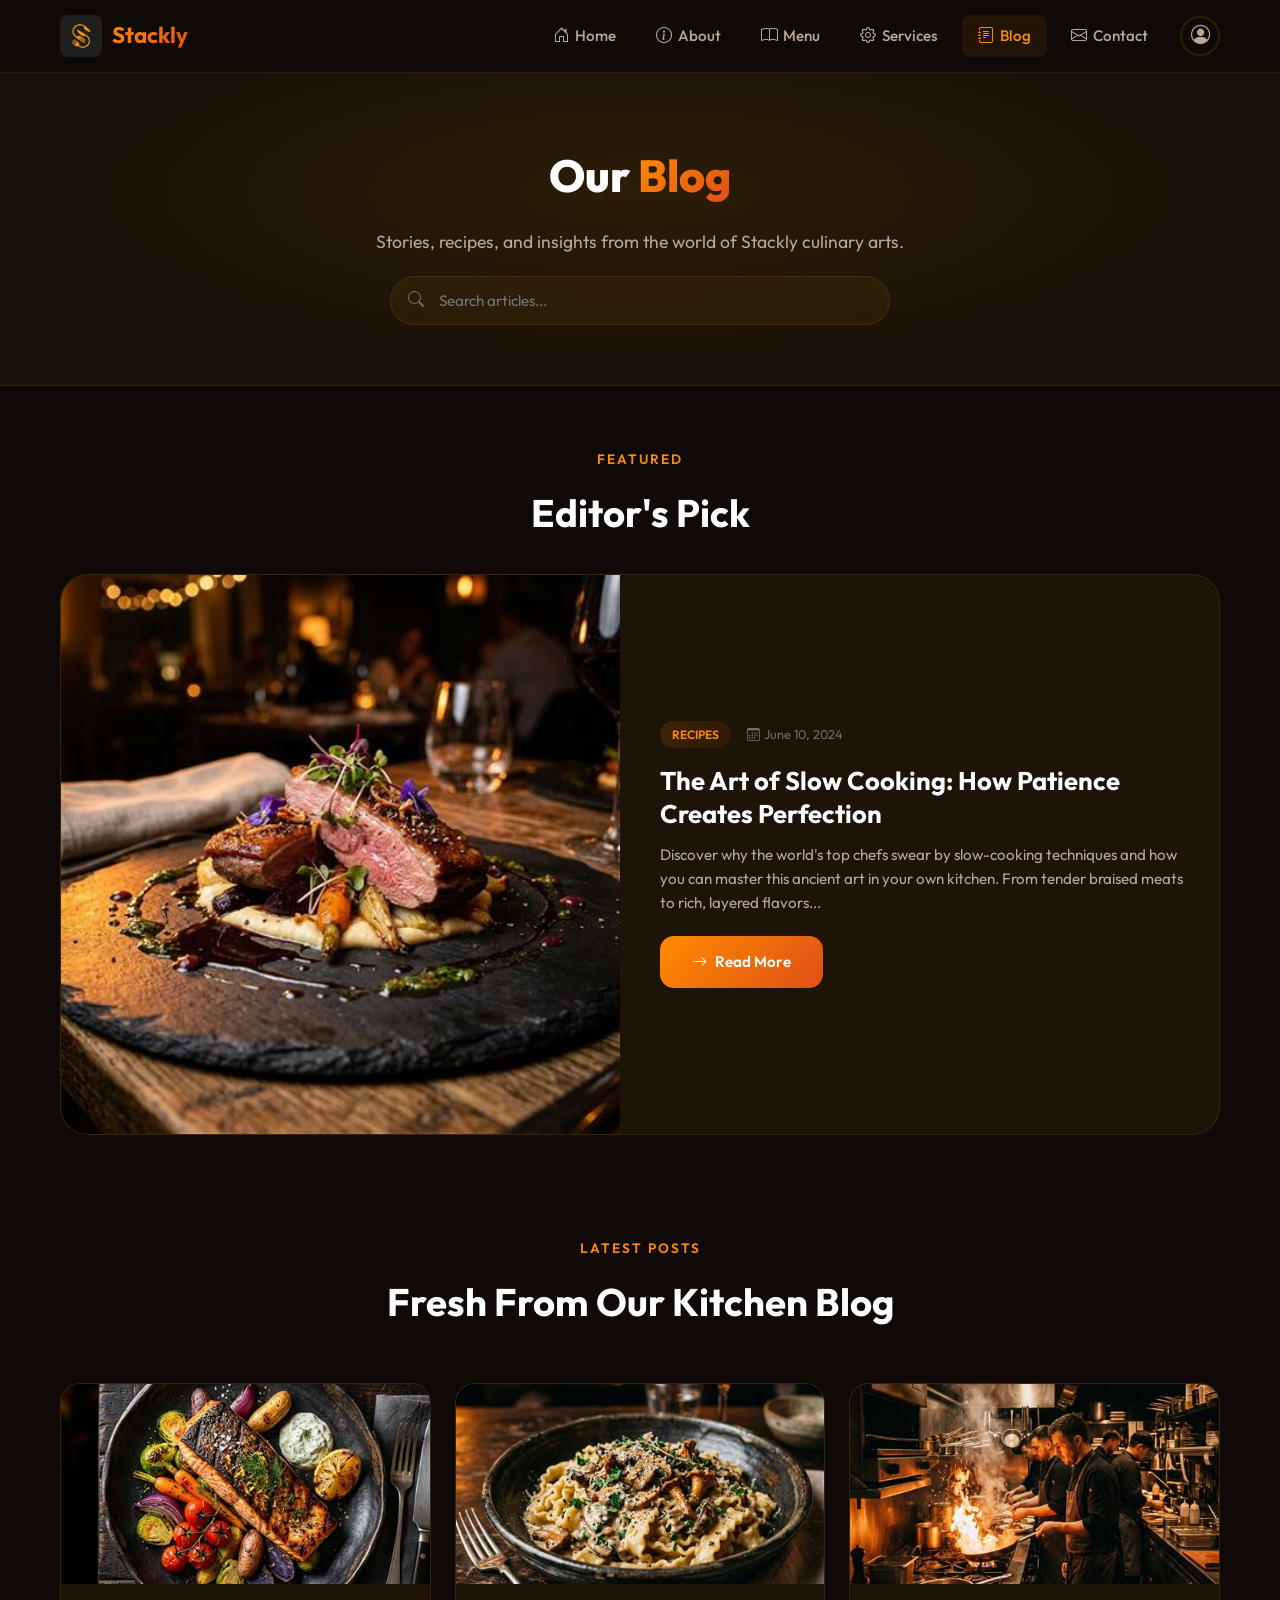
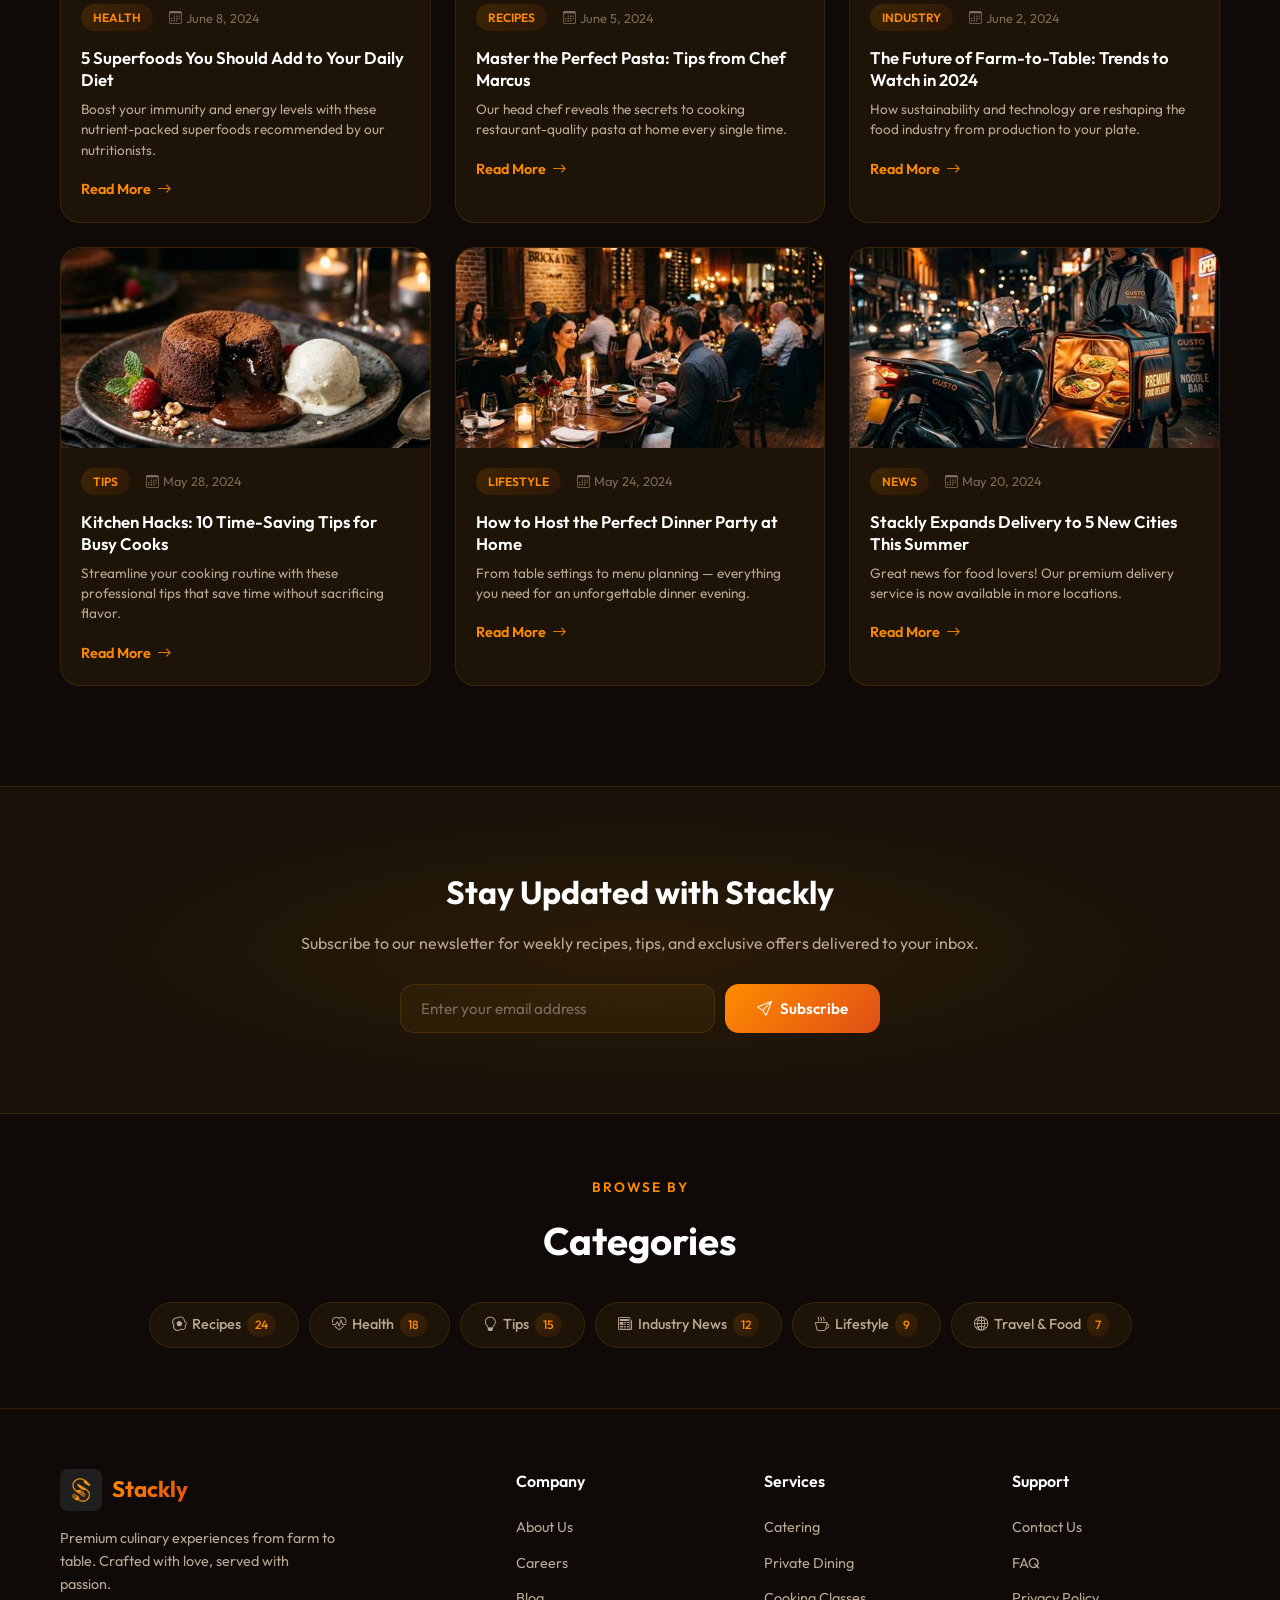
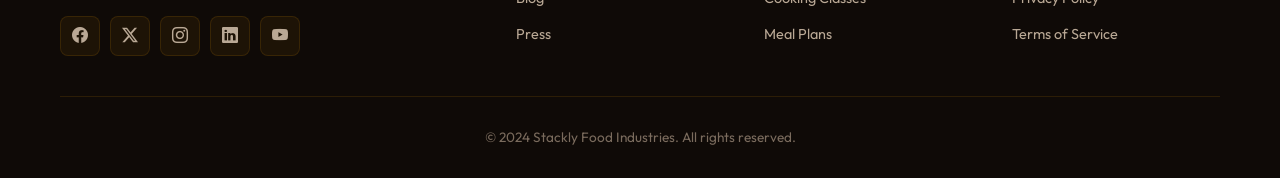
<file: blog.html>
<!DOCTYPE html>
<html lang="en">
<head>
  <meta charset="UTF-8">
  <meta name="viewport" content="width=device-width, initial-scale=1.0">
  <meta name="description" content="Stackly Food Blog - Discover recipes, health tips, industry news, and culinary insights from our expert chefs.">
  <title>Stackly || Blog</title>
  <link href="https://cdn.jsdelivr.net/npm/bootstrap-icons@1.11.3/font/bootstrap-icons.css" rel="stylesheet">
  <link rel="stylesheet" href="css/style.css">
  <link rel="stylesheet" href="css/blog.css">
</head>
<body>

<!-- NAVBAR -->
<nav class="navbar" id="navbar">
  <div class="container">
    <a href="index.html" class="navbar-brand"><img src="images/logo.webp" alt="Stackly Logo" class="logo-img"><span class="brand-text">Stackly</span></a>
    <ul class="nav-links" id="navLinks">
      <li><a href="index.html"><i class="bi bi-house-door"></i> Home</a></li>
      <li><a href="about.html"><i class="bi bi-info-circle"></i> About</a></li>
      <li><a href="menu.html"><i class="bi bi-book"></i> Menu</a></li>
      <li><a href="services.html"><i class="bi bi-gear"></i> Services</a></li>
      <li><a href="blog.html" class="active"><i class="bi bi-journal-text"></i> Blog</a></li>
      <li><a href="contact.html"><i class="bi bi-envelope"></i> Contact</a></li>
      <li class="profile-dropdown">
        <button class="profile-btn" onclick="toggleDropdown()"><i class="bi bi-person-circle"></i></button>
        <div class="dropdown-menu"><a href="login.html"><i class="bi bi-box-arrow-in-right"></i> Login</a><a href="register.html"><i class="bi bi-person-plus"></i> Register</a></div>
      </li>
    </ul>
    <button class="hamburger" onclick="toggleMenu()"><span></span><span></span><span></span></button>
  </div>
</nav>
<div class="nav-overlay"></div>

<!-- SECTION 1: HERO -->
<section class="page-hero">
  <div class="container">
    <h1>Our <span style="background:var(--gradient);-webkit-background-clip:text;-webkit-text-fill-color:transparent">Blog</span></h1>
    <p>Stories, recipes, and insights from the world of Stackly culinary arts.</p>
    <div class="menu-search" style="max-width:500px;margin:20px auto 0;position:relative">
      <i class="bi bi-search" style="position:absolute;left:18px;top:50%;transform:translateY(-50%);color:var(--text-muted)"></i>
      <input type="text" placeholder="Search articles..." style="width:100%;padding:14px 20px 14px 48px;background:var(--bg-card);border:1px solid var(--border-color);border-radius:50px;color:var(--text-primary);font-size:0.95rem;font-family:var(--font);outline:none">
    </div>
  </div>
</section>

<!-- SECTION 2: FEATURED POST -->
<section class="featured-post">
  <div class="container">
    <div class="section-header fade-up" style="margin-bottom:30px">
      <div class="section-subtitle">Featured</div>
      <h2 class="section-title">Editor's Pick</h2>
    </div>
    <div class="featured-card fade-up">
      <img src="images/spotlight.webp" alt="Featured blog post">
      <div class="featured-body">
        <div class="blog-meta">
          <span class="blog-category">Recipes</span>
          <span class="blog-date"><i class="bi bi-calendar3"></i> June 10, 2024</span>
        </div>
        <h2>The Art of Slow Cooking: How Patience Creates Perfection</h2>
        <p>Discover why the world's top chefs swear by slow-cooking techniques and how you can master this ancient art in your own kitchen. From tender braised meats to rich, layered flavors...</p>
        <a href="error.html" class="btn-primary"><i class="bi bi-arrow-right"></i> Read More</a>
      </div>
    </div>
  </div>
</section>

<!-- SECTION 3: BLOG GRID -->
<section class="blog-grid-section">
  <div class="container">
    <div class="section-header fade-up">
      <div class="section-subtitle">Latest Posts</div>
      <h2 class="section-title">Fresh From Our Kitchen Blog</h2>
    </div>
    <div class="blog-grid">

      <div class="blog-card fade-up">
        <img src="images/menu-1.webp" alt="Blog post">
        <div class="blog-card-body">
          <div class="blog-meta">
            <span class="blog-category">Health</span>
            <span class="blog-date"><i class="bi bi-calendar3"></i> June 8, 2024</span>
          </div>
          <h4>5 Superfoods You Should Add to Your Daily Diet</h4>
          <p>Boost your immunity and energy levels with these nutrient-packed superfoods recommended by our nutritionists.</p>
          <a href="error.html" class="learn-link">Read More <i class="bi bi-arrow-right"></i></a>
        </div>
      </div>

      <div class="blog-card fade-up">
        <img src="images/menu-2.webp" alt="Blog post">
        <div class="blog-card-body">
          <div class="blog-meta">
            <span class="blog-category">Recipes</span>
            <span class="blog-date"><i class="bi bi-calendar3"></i> June 5, 2024</span>
          </div>
          <h4>Master the Perfect Pasta: Tips from Chef Marcus</h4>
          <p>Our head chef reveals the secrets to cooking restaurant-quality pasta at home every single time.</p>
          <a href="error.html" class="learn-link">Read More <i class="bi bi-arrow-right"></i></a>
        </div>
      </div>

      <div class="blog-card fade-up">
        <img src="images/about-kitchen.webp" alt="Blog post">
        <div class="blog-card-body">
          <div class="blog-meta">
            <span class="blog-category">Industry</span>
            <span class="blog-date"><i class="bi bi-calendar3"></i> June 2, 2024</span>
          </div>
          <h4>The Future of Farm-to-Table: Trends to Watch in 2024</h4>
          <p>How sustainability and technology are reshaping the food industry from production to your plate.</p>
          <a href="error.html" class="learn-link">Read More <i class="bi bi-arrow-right"></i></a>
        </div>
      </div>

      <div class="blog-card fade-up">
        <img src="images/menu-5.webp" alt="Blog post">
        <div class="blog-card-body">
          <div class="blog-meta">
            <span class="blog-category">Tips</span>
            <span class="blog-date"><i class="bi bi-calendar3"></i> May 28, 2024</span>
          </div>
          <h4>Kitchen Hacks: 10 Time-Saving Tips for Busy Cooks</h4>
          <p>Streamline your cooking routine with these professional tips that save time without sacrificing flavor.</p>
          <a href="error.html" class="learn-link">Read More <i class="bi bi-arrow-right"></i></a>
        </div>
      </div>

      <div class="blog-card fade-up">
        <img src="images/dine-in.webp" alt="Blog post">
        <div class="blog-card-body">
          <div class="blog-meta">
            <span class="blog-category">Lifestyle</span>
            <span class="blog-date"><i class="bi bi-calendar3"></i> May 24, 2024</span>
          </div>
          <h4>How to Host the Perfect Dinner Party at Home</h4>
          <p>From table settings to menu planning — everything you need for an unforgettable dinner evening.</p>
          <a href="error.html" class="learn-link">Read More <i class="bi bi-arrow-right"></i></a>
        </div>
      </div>

      <div class="blog-card fade-up">
        <img src="images/delivery.webp" alt="Blog post">
        <div class="blog-card-body">
          <div class="blog-meta">
            <span class="blog-category">News</span>
            <span class="blog-date"><i class="bi bi-calendar3"></i> May 20, 2024</span>
          </div>
          <h4>Stackly Expands Delivery to 5 New Cities This Summer</h4>
          <p>Great news for food lovers! Our premium delivery service is now available in more locations.</p>
          <a href="error.html" class="learn-link">Read More <i class="bi bi-arrow-right"></i></a>
        </div>
      </div>

    </div>
  </div>
</section>

<!-- SECTION 4: NEWSLETTER -->
<section class="newsletter-section">
  <div class="container fade-up">
    <h2>Stay Updated with Stackly</h2>
    <p>Subscribe to our newsletter for weekly recipes, tips, and exclusive offers delivered to your inbox.</p>
    <form class="newsletter-form" action="error.html">
      <input type="email" placeholder="Enter your email address" required>
      <button type="submit" class="btn-primary"><i class="bi bi-send"></i> Subscribe</button>
    </form>
  </div>
</section>

<!-- SECTION 5: CATEGORIES -->
<section class="categories-section">
  <div class="container fade-up">
    <div class="section-subtitle">Browse by</div>
    <h2 class="section-title">Categories</h2>
    <div class="category-pills">
      <a href="error.html" class="category-pill"><i class="bi bi-egg-fried"></i> Recipes <span class="count">24</span></a>
      <a href="error.html" class="category-pill"><i class="bi bi-heart-pulse"></i> Health <span class="count">18</span></a>
      <a href="error.html" class="category-pill"><i class="bi bi-lightbulb"></i> Tips <span class="count">15</span></a>
      <a href="error.html" class="category-pill"><i class="bi bi-newspaper"></i> Industry News <span class="count">12</span></a>
      <a href="error.html" class="category-pill"><i class="bi bi-cup-hot"></i> Lifestyle <span class="count">9</span></a>
      <a href="error.html" class="category-pill"><i class="bi bi-globe2"></i> Travel & Food <span class="count">7</span></a>
    </div>
  </div>
</section>

<!-- FOOTER -->
<footer class="footer">
  <div class="container">
    <div class="footer-grid">
      <div class="footer-brand">
        <a href="index.html" class="navbar-brand"><img src="images/logo.webp" alt="Stackly Logo" class="logo-img"><span class="brand-text">Stackly</span></a>
        <p>Premium culinary experiences from farm to table. Crafted with love, served with passion.</p>
        <div class="footer-socials"><a href="error.html"><i class="bi bi-facebook"></i></a><a href="error.html"><i class="bi bi-twitter-x"></i></a><a href="error.html"><i class="bi bi-instagram"></i></a><a href="error.html"><i class="bi bi-linkedin"></i></a><a href="error.html"><i class="bi bi-youtube"></i></a></div>
      </div>
      <div class="footer-column"><h4>Company</h4><ul><li><a href="about.html">About Us</a></li><li><a href="error.html">Careers</a></li><li><a href="blog.html">Blog</a></li><li><a href="error.html">Press</a></li></ul></div>
      <div class="footer-column"><h4>Services</h4><ul><li><a href="services.html">Catering</a></li><li><a href="error.html">Private Dining</a></li><li><a href="error.html">Cooking Classes</a></li><li><a href="error.html">Meal Plans</a></li></ul></div>
      <div class="footer-column"><h4>Support</h4><ul><li><a href="contact.html">Contact Us</a></li><li><a href="error.html">FAQ</a></li><li><a href="error.html">Privacy Policy</a></li><li><a href="error.html">Terms of Service</a></li></ul></div>
    </div>
    <div class="footer-bottom"><p>&copy; 2024 Stackly Food Industries. All rights reserved.</p></div>
  </div>
</footer>

<script src="js/main.js"></script>
</body>
</html>
</file>
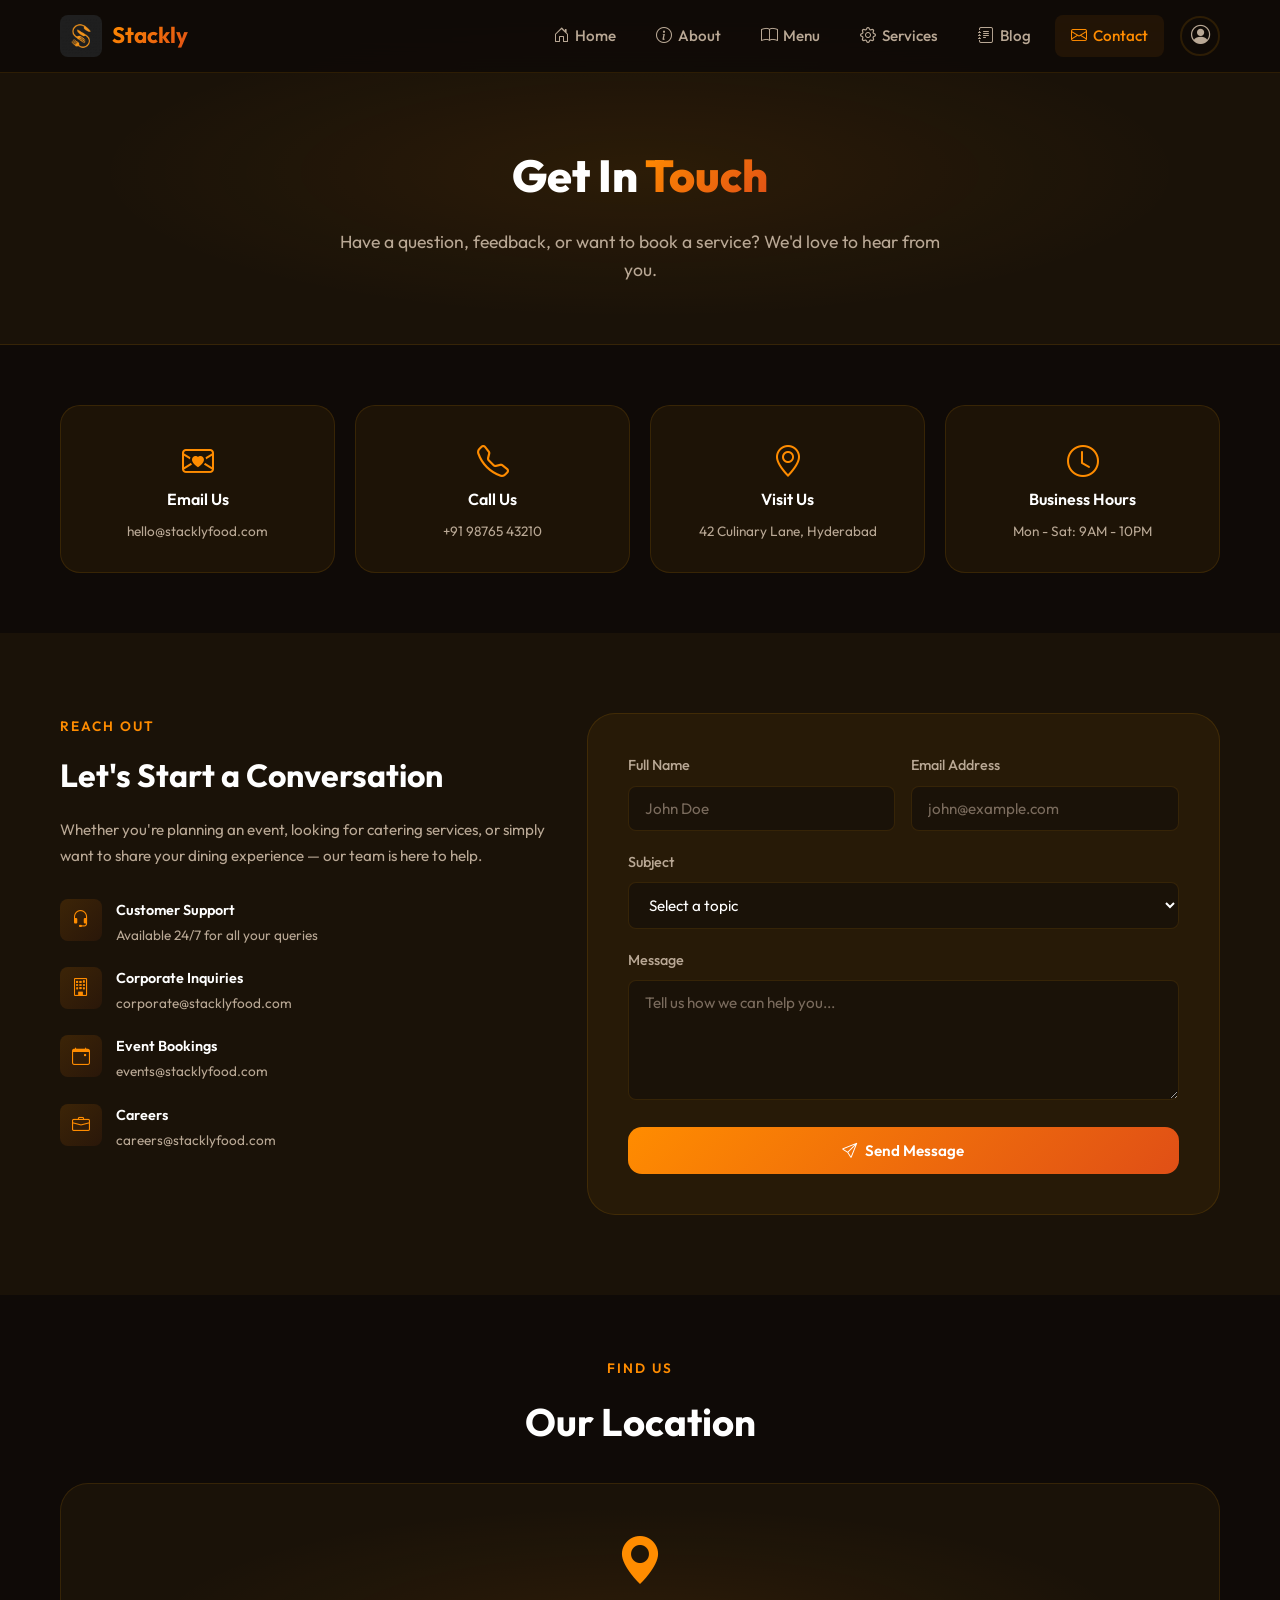
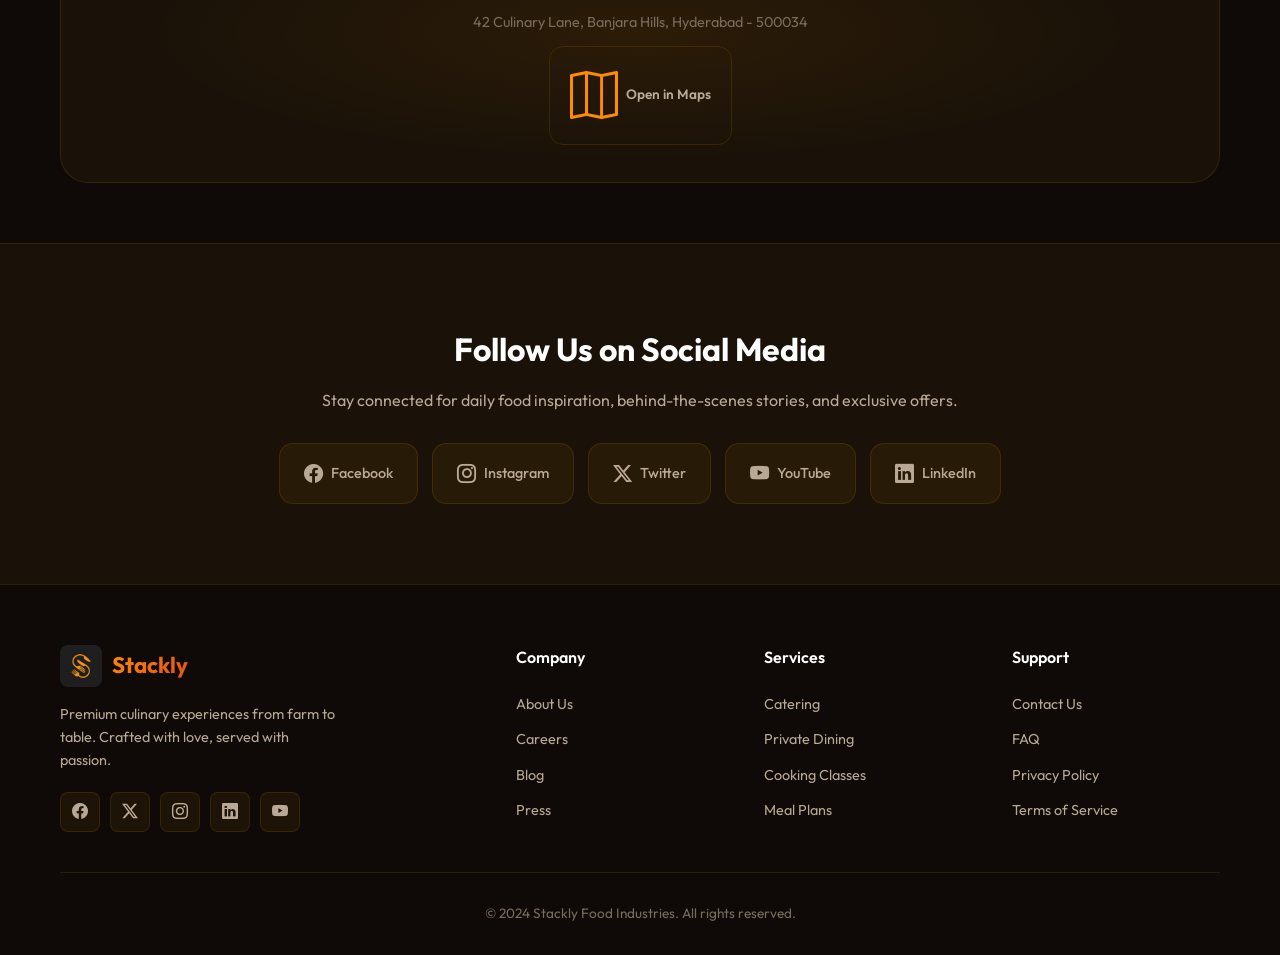
<file: contact.html>
<!DOCTYPE html>
<html lang="en">
<head>
  <meta charset="UTF-8">
  <meta name="viewport" content="width=device-width, initial-scale=1.0">
  <meta name="description" content="Contact Stackly Food - Reach out for reservations, catering inquiries, partnerships, or general questions.">
  <title>Stackly || Contact Us</title>
  <link href="https://cdn.jsdelivr.net/npm/bootstrap-icons@1.11.3/font/bootstrap-icons.css" rel="stylesheet">
  <link rel="stylesheet" href="css/style.css">
  <link rel="stylesheet" href="css/contact.css">
</head>
<body>

<!-- NAVBAR -->
<nav class="navbar" id="navbar">
  <div class="container">
    <a href="index.html" class="navbar-brand"><img src="images/logo.webp" alt="Stackly Logo" class="logo-img"><span class="brand-text">Stackly</span></a>
    <ul class="nav-links" id="navLinks">
      <li><a href="index.html"><i class="bi bi-house-door"></i> Home</a></li>
      <li><a href="about.html"><i class="bi bi-info-circle"></i> About</a></li>
      <li><a href="menu.html"><i class="bi bi-book"></i> Menu</a></li>
      <li><a href="services.html"><i class="bi bi-gear"></i> Services</a></li>
      <li><a href="blog.html"><i class="bi bi-journal-text"></i> Blog</a></li>
      <li><a href="contact.html" class="active"><i class="bi bi-envelope"></i> Contact</a></li>
      <li class="profile-dropdown">
        <button class="profile-btn" onclick="toggleDropdown()"><i class="bi bi-person-circle"></i></button>
        <div class="dropdown-menu"><a href="login.html"><i class="bi bi-box-arrow-in-right"></i> Login</a><a href="register.html"><i class="bi bi-person-plus"></i> Register</a></div>
      </li>
    </ul>
    <button class="hamburger" onclick="toggleMenu()"><span></span><span></span><span></span></button>
  </div>
</nav>
<div class="nav-overlay"></div>

<!-- SECTION 1: HERO -->
<section class="page-hero">
  <div class="container">
    <h1>Get In <span style="background:var(--gradient);-webkit-background-clip:text;-webkit-text-fill-color:transparent">Touch</span></h1>
    <p>Have a question, feedback, or want to book a service? We'd love to hear from you.</p>
  </div>
</section>

<!-- SECTION 2: CONTACT INFO CARDS -->
<section class="contact-info-section">
  <div class="container">
    <div class="contact-cards">
      <div class="contact-card fade-up">
        <i class="bi bi-envelope-heart"></i>
        <h4>Email Us</h4>
        <p>hello@stacklyfood.com</p>
      </div>
      <div class="contact-card fade-up">
        <i class="bi bi-telephone"></i>
        <h4>Call Us</h4>
        <p>+91 98765 43210</p>
      </div>
      <div class="contact-card fade-up">
        <i class="bi bi-geo-alt"></i>
        <h4>Visit Us</h4>
        <p>42 Culinary Lane, Hyderabad</p>
      </div>
      <div class="contact-card fade-up">
        <i class="bi bi-clock"></i>
        <h4>Business Hours</h4>
        <p>Mon - Sat: 9AM - 10PM</p>
      </div>
    </div>
  </div>
</section>

<!-- SECTION 3: CONTACT FORM -->
<section class="contact-form-section">
  <div class="container">
    <div class="contact-grid">
      <div class="contact-info-side fade-up">
        <div class="section-subtitle">Reach Out</div>
        <h2>Let's Start a Conversation</h2>
        <p>Whether you're planning an event, looking for catering services, or simply want to share your dining experience — our team is here to help.</p>
        <ul class="info-list">
          <li>
            <i class="bi bi-headset"></i>
            <div><h4>Customer Support</h4><p>Available 24/7 for all your queries</p></div>
          </li>
          <li>
            <i class="bi bi-building"></i>
            <div><h4>Corporate Inquiries</h4><p>corporate@stacklyfood.com</p></div>
          </li>
          <li>
            <i class="bi bi-calendar-event"></i>
            <div><h4>Event Bookings</h4><p>events@stacklyfood.com</p></div>
          </li>
          <li>
            <i class="bi bi-briefcase"></i>
            <div><h4>Careers</h4><p>careers@stacklyfood.com</p></div>
          </li>
        </ul>
      </div>
      <form class="contact-form fade-up" action="error.html">
        <div class="form-row">
          <div class="form-group">
            <label for="contactName">Full Name</label>
            <input type="text" id="contactName" placeholder="John Doe" required>
          </div>
          <div class="form-group">
            <label for="contactEmail">Email Address</label>
            <input type="email" id="contactEmail" placeholder="john@example.com" required>
          </div>
        </div>
        <div class="form-group">
          <label for="contactSubject">Subject</label>
          <select id="contactSubject">
            <option disabled selected>Select a topic</option>
            <option>General Inquiry</option>
            <option>Reservation</option>
            <option>Catering Request</option>
            <option>Feedback</option>
            <option>Partnership</option>
            <option>Other</option>
          </select>
        </div>
        <div class="form-group">
          <label for="contactMessage">Message</label>
          <textarea id="contactMessage" placeholder="Tell us how we can help you..." required></textarea>
        </div>
        <button type="submit" class="btn-primary" style="width:100%;justify-content:center">
          <i class="bi bi-send"></i> Send Message
        </button>
      </form>
    </div>
  </div>
</section>

<!-- SECTION 4: MAP -->
<section class="map-section">
  <div class="container fade-up">
    <div class="section-header" style="margin-bottom:30px">
      <div class="section-subtitle">Find Us</div>
      <h2 class="section-title">Our Location</h2>
    </div>
    <div class="map-placeholder">
      <i class="bi bi-geo-alt-fill"></i>
      <p>42 Culinary Lane, Banjara Hills, Hyderabad - 500034</p>
      <a href="error.html" class="btn-secondary" style="padding:10px 20px;font-size:0.85rem"><i class="bi bi-map"></i> Open in Maps</a>
    </div>
  </div>
</section>

<!-- SECTION 5: SOCIAL MEDIA -->
<section class="social-section">
  <div class="container fade-up">
    <h2>Follow Us on Social Media</h2>
    <p>Stay connected for daily food inspiration, behind-the-scenes stories, and exclusive offers.</p>
    <div class="social-buttons">
      <a href="error.html" class="social-btn"><i class="bi bi-facebook"></i> Facebook</a>
      <a href="error.html" class="social-btn"><i class="bi bi-instagram"></i> Instagram</a>
      <a href="error.html" class="social-btn"><i class="bi bi-twitter-x"></i> Twitter</a>
      <a href="error.html" class="social-btn"><i class="bi bi-youtube"></i> YouTube</a>
      <a href="error.html" class="social-btn"><i class="bi bi-linkedin"></i> LinkedIn</a>
    </div>
  </div>
</section>

<!-- FOOTER -->
<footer class="footer">
  <div class="container">
    <div class="footer-grid">
      <div class="footer-brand">
        <a href="index.html" class="navbar-brand"><img src="images/logo.webp" alt="Stackly Logo" class="logo-img"><span class="brand-text">Stackly</span></a>
        <p>Premium culinary experiences from farm to table. Crafted with love, served with passion.</p>
        <div class="footer-socials"><a href="error.html"><i class="bi bi-facebook"></i></a><a href="error.html"><i class="bi bi-twitter-x"></i></a><a href="error.html"><i class="bi bi-instagram"></i></a><a href="error.html"><i class="bi bi-linkedin"></i></a><a href="error.html"><i class="bi bi-youtube"></i></a></div>
      </div>
      <div class="footer-column"><h4>Company</h4><ul><li><a href="about.html">About Us</a></li><li><a href="error.html">Careers</a></li><li><a href="blog.html">Blog</a></li><li><a href="error.html">Press</a></li></ul></div>
      <div class="footer-column"><h4>Services</h4><ul><li><a href="services.html">Catering</a></li><li><a href="error.html">Private Dining</a></li><li><a href="error.html">Cooking Classes</a></li><li><a href="error.html">Meal Plans</a></li></ul></div>
      <div class="footer-column"><h4>Support</h4><ul><li><a href="contact.html">Contact Us</a></li><li><a href="error.html">FAQ</a></li><li><a href="error.html">Privacy Policy</a></li><li><a href="error.html">Terms of Service</a></li></ul></div>
    </div>
    <div class="footer-bottom"><p>&copy; 2024 Stackly Food Industries. All rights reserved.</p></div>
  </div>
</footer>

<script src="js/main.js"></script>
</body>
</html>
</file>
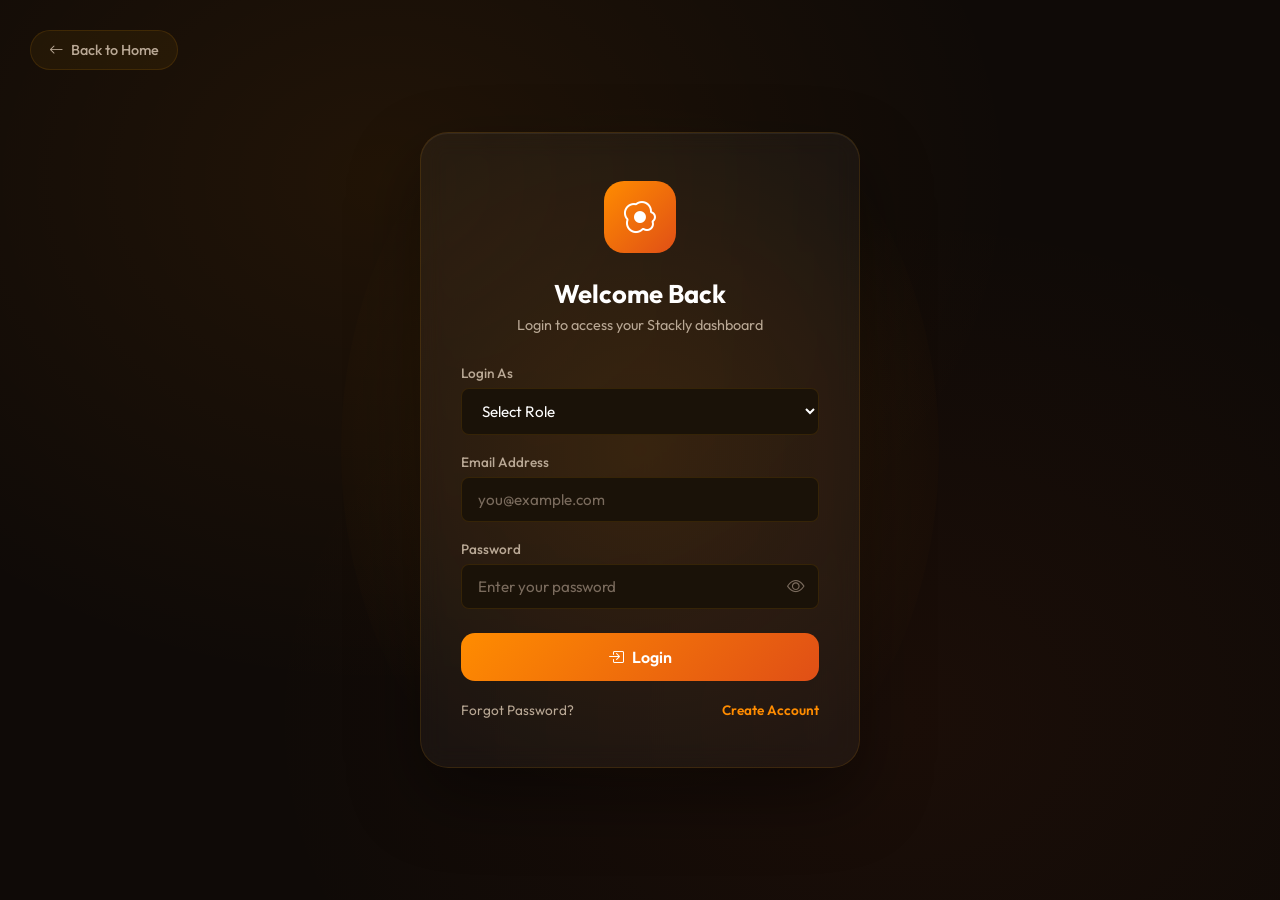
<file: login.html>
<!DOCTYPE html>
<html lang="en">
<head>
  <meta charset="UTF-8">
  <meta name="viewport" content="width=device-width, initial-scale=1.0">
  <title>Stackly || Login</title>
  <link href="https://cdn.jsdelivr.net/npm/bootstrap-icons@1.11.3/font/bootstrap-icons.css" rel="stylesheet">
  <link rel="stylesheet" href="css/auth.css">
</head>
<body>

<a href="index.html" class="back-home">
  <i class="bi bi-arrow-left"></i> Back to Home
</a>

<div class="auth-container">
  <div class="auth-card">
    <div class="auth-icon">
      <i class="bi bi-egg-fried"></i>
    </div>
    <h2>Welcome Back</h2>
    <p class="subtitle">Login to access your Stackly dashboard</p>

    <form class="auth-form" id="loginForm" onsubmit="handleLogin(event)">
      <div class="form-group">
        <label for="role">Login As</label>
        <select id="role" required>
          <option disabled selected>Select Role</option>
          <option value="user">User</option>
          <option value="admin">Admin</option>
        </select>
      </div>

      <div class="form-group">
        <label for="email">Email Address</label>
        <input type="email" id="email" placeholder="you@example.com" required>
      </div>

      <div class="form-group">
        <label for="password">Password</label>
        <div class="input-group">
          <input type="password" id="password" placeholder="Enter your password" required>
          <button type="button" class="toggle-pw" onclick="togglePassword('password')">
            <i class="bi bi-eye"></i>
          </button>
        </div>
      </div>

      <button type="submit" class="auth-submit">
        <i class="bi bi-box-arrow-in-right"></i> Login
      </button>

      <div class="auth-links">
        <a href="error.html">Forgot Password?</a>
        <a href="register.html" class="accent-link">Create Account</a>
      </div>
    </form>
  </div>
</div>

<script src="js/main.js"></script>
</body>
</html>
</file>
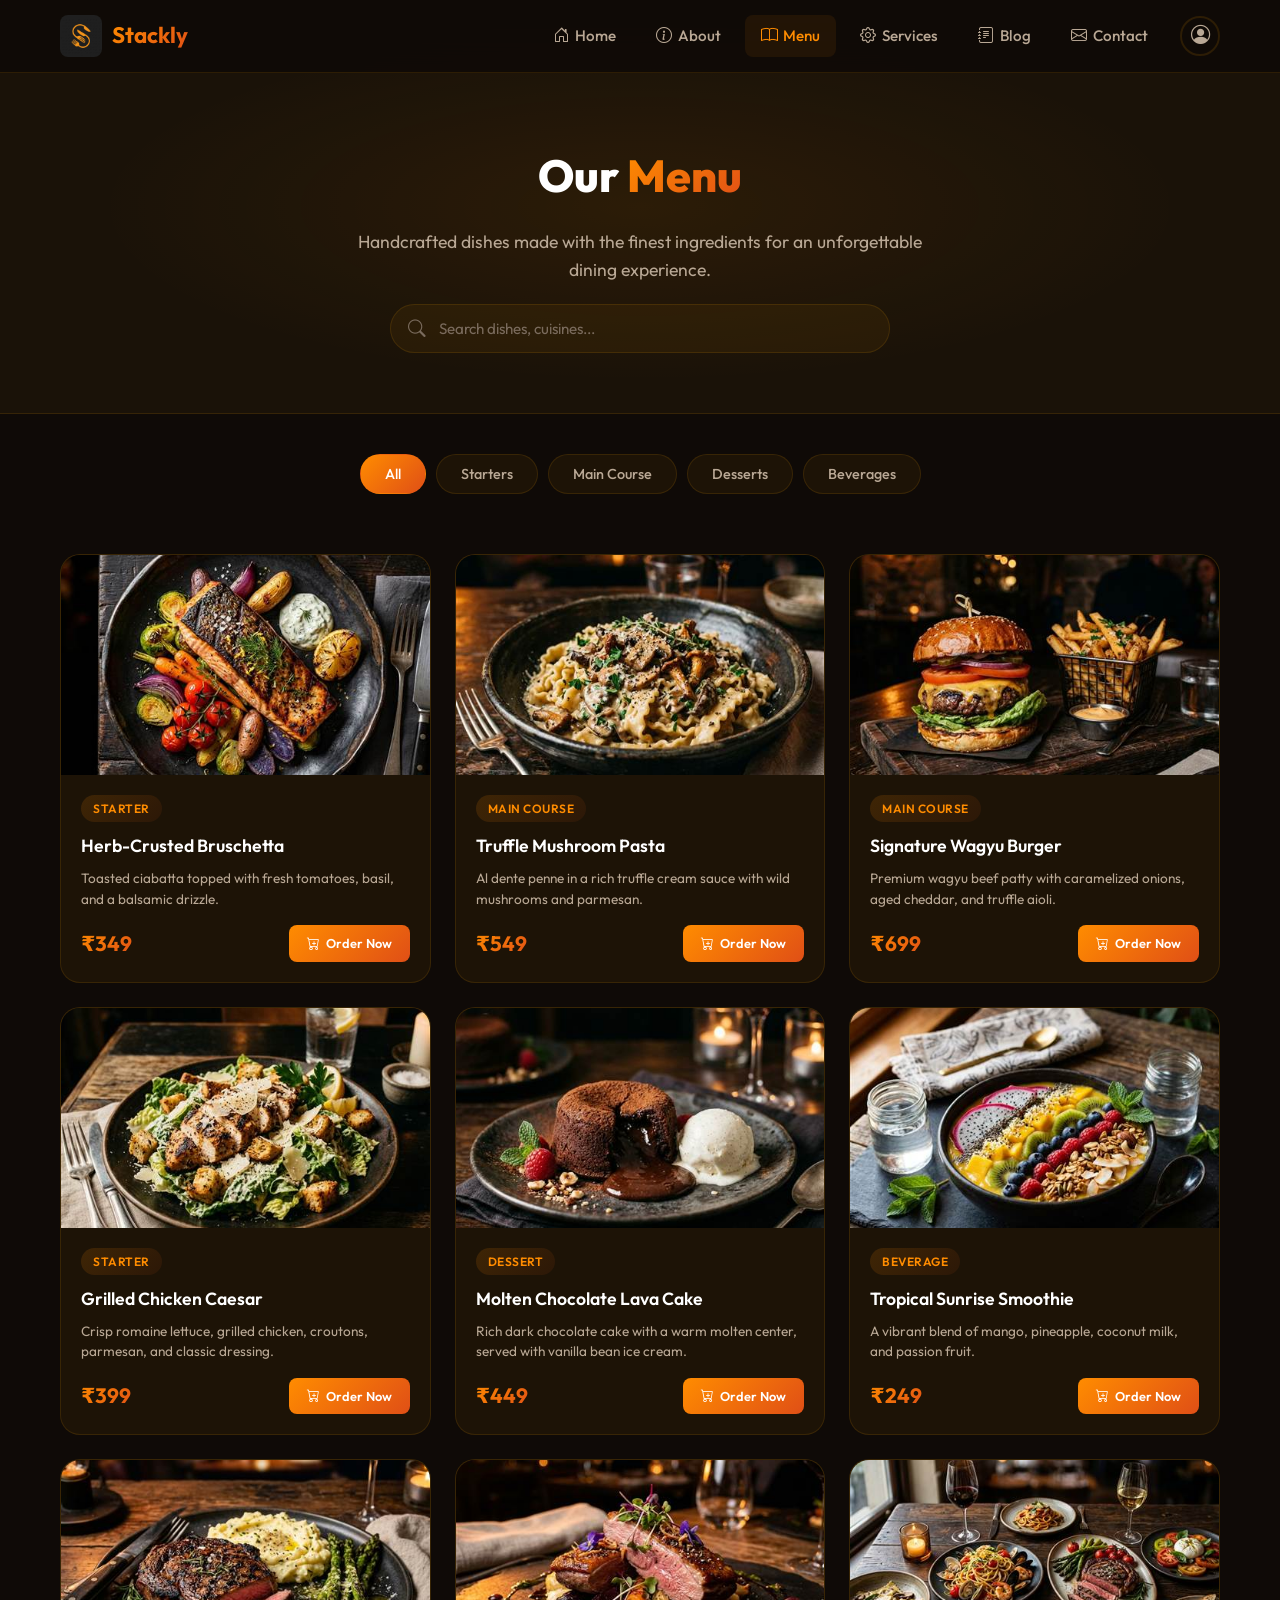
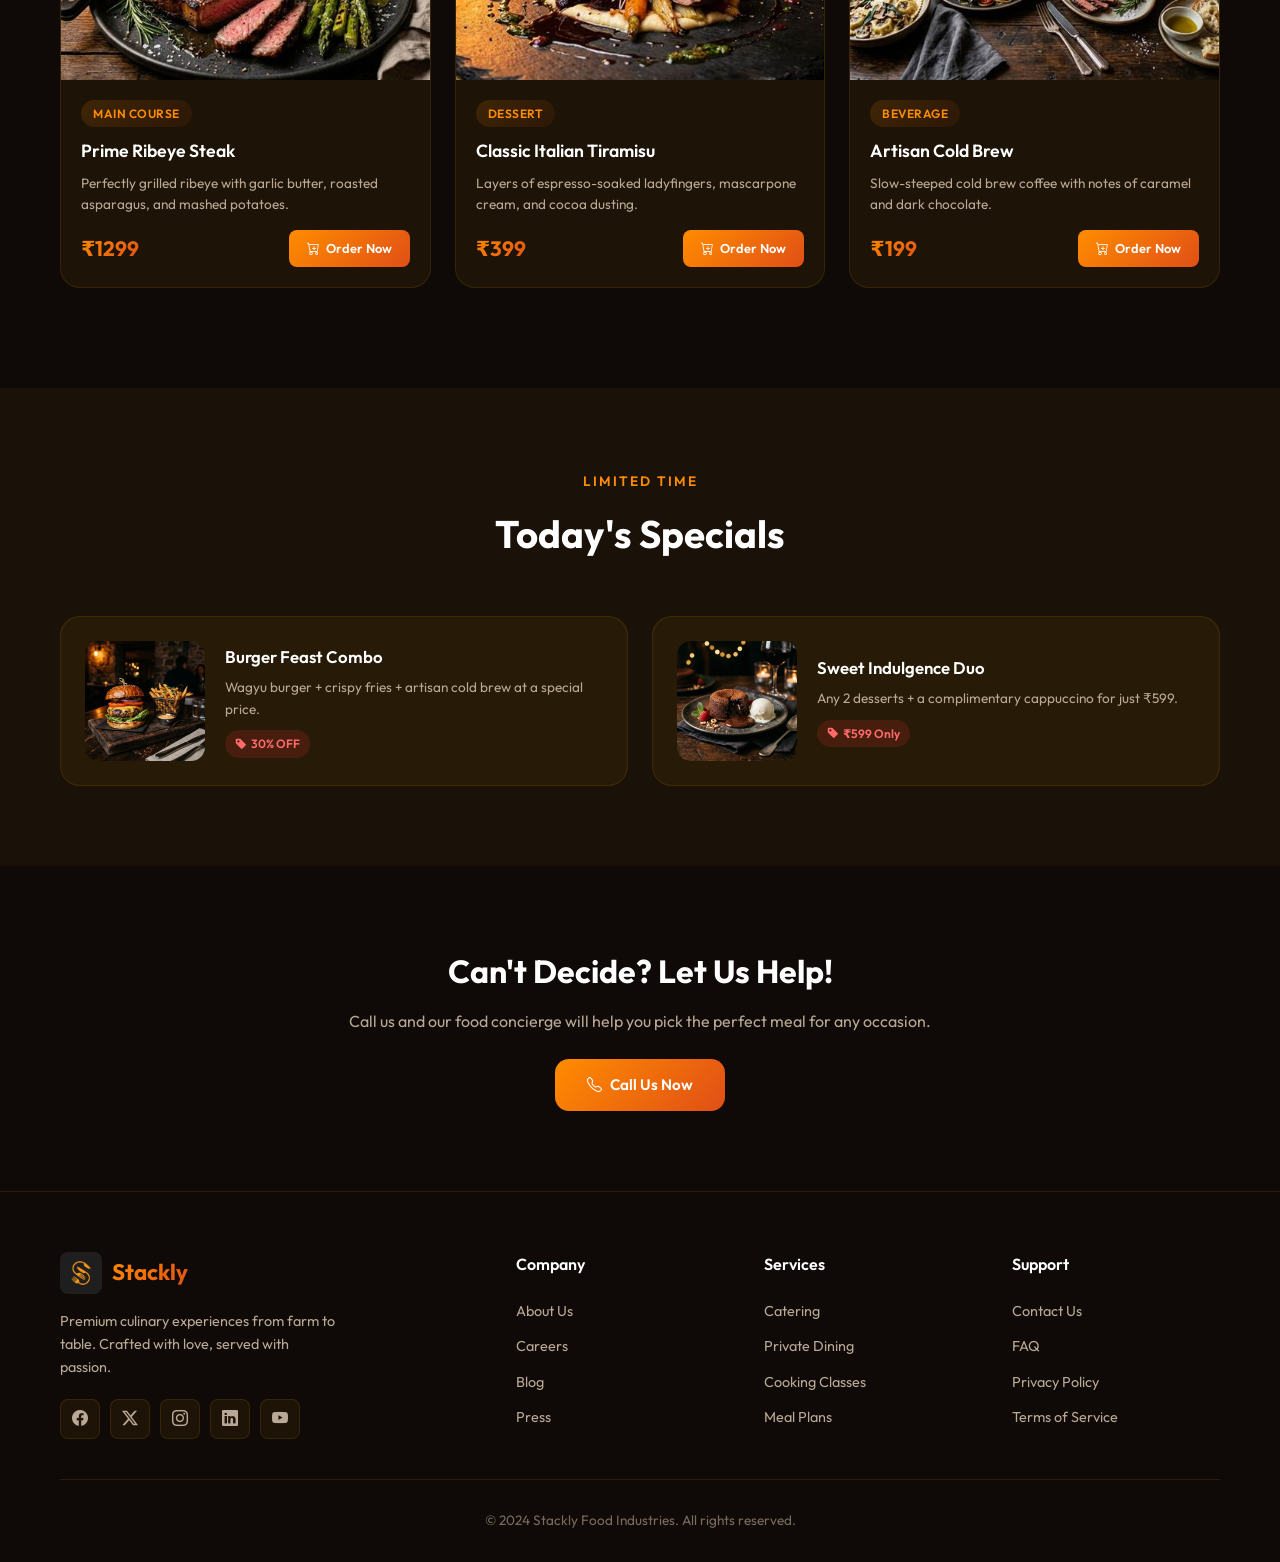
<file: menu.html>
<!DOCTYPE html>
<html lang="en">
<head>
  <meta charset="UTF-8">
  <meta name="viewport" content="width=device-width, initial-scale=1.0">
  <meta name="description" content="Explore Stackly's gourmet menu - from starters and main courses to desserts and beverages. Fresh, chef-crafted dishes for every craving.">
  <title>Stackly || Our Menu</title>
  <link href="https://cdn.jsdelivr.net/npm/bootstrap-icons@1.11.3/font/bootstrap-icons.css" rel="stylesheet">
  <link rel="stylesheet" href="css/style.css">
  <link rel="stylesheet" href="css/menu.css">
</head>
<body>

<!-- NAVBAR -->
<nav class="navbar" id="navbar">
  <div class="container">
    <a href="index.html" class="navbar-brand">
      <img src="images/logo.webp" alt="Stackly Logo" class="logo-img">
      <span class="brand-text">Stackly</span>
    </a>
    <ul class="nav-links" id="navLinks">
      <li><a href="index.html"><i class="bi bi-house-door"></i> Home</a></li>
      <li><a href="about.html"><i class="bi bi-info-circle"></i> About</a></li>
      <li><a href="menu.html" class="active"><i class="bi bi-book"></i> Menu</a></li>
      <li><a href="services.html"><i class="bi bi-gear"></i> Services</a></li>
      <li><a href="blog.html"><i class="bi bi-journal-text"></i> Blog</a></li>
      <li><a href="contact.html"><i class="bi bi-envelope"></i> Contact</a></li>
      <li class="profile-dropdown">
        <button class="profile-btn" onclick="toggleDropdown()"><i class="bi bi-person-circle"></i></button>
        <div class="dropdown-menu">
          <a href="login.html"><i class="bi bi-box-arrow-in-right"></i> Login</a>
          <a href="register.html"><i class="bi bi-person-plus"></i> Register</a>
        </div>
      </li>
    </ul>
    <button class="hamburger" onclick="toggleMenu()"><span></span><span></span><span></span></button>
  </div>
</nav>
<div class="nav-overlay"></div>

<!-- SECTION 1: HERO -->
<section class="page-hero">
  <div class="container">
    <h1>Our <span style="background:var(--gradient);-webkit-background-clip:text;-webkit-text-fill-color:transparent">Menu</span></h1>
    <p>Handcrafted dishes made with the finest ingredients for an unforgettable dining experience.</p>
    <div class="menu-search">
      <i class="bi bi-search"></i>
      <input type="text" placeholder="Search dishes, cuisines..." id="menuSearch">
    </div>
  </div>
</section>

<!-- SECTION 2: CATEGORY TABS -->
<section class="menu-categories">
  <div class="container">
    <div class="category-tabs">
      <button class="menu-filter-btn active" onclick="filterMenu('all')">All</button>
      <button class="menu-filter-btn" onclick="filterMenu('starter')">Starters</button>
      <button class="menu-filter-btn" onclick="filterMenu('main')">Main Course</button>
      <button class="menu-filter-btn" onclick="filterMenu('dessert')">Desserts</button>
      <button class="menu-filter-btn" onclick="filterMenu('beverage')">Beverages</button>
    </div>
  </div>
</section>

<!-- SECTION 3: MENU GRID -->
<section class="menu-grid-section">
  <div class="container">
    <div class="menu-grid">

      <div class="menu-card fade-up" data-category="starter">
        <img src="images/menu-1.webp" alt="Grilled Salmon">
        <div class="menu-card-body">
          <span class="category-tag">Starter</span>
          <h4>Herb-Crusted Bruschetta</h4>
          <p>Toasted ciabatta topped with fresh tomatoes, basil, and a balsamic drizzle.</p>
          <div class="menu-card-footer">
            <span class="menu-price">₹349</span>
            <a href="error.html" class="order-btn"><i class="bi bi-cart-plus"></i> Order Now</a>
          </div>
        </div>
      </div>

      <div class="menu-card fade-up" data-category="main">
        <img src="images/menu-2.webp" alt="Creamy Pasta">
        <div class="menu-card-body">
          <span class="category-tag">Main Course</span>
          <h4>Truffle Mushroom Pasta</h4>
          <p>Al dente penne in a rich truffle cream sauce with wild mushrooms and parmesan.</p>
          <div class="menu-card-footer">
            <span class="menu-price">₹549</span>
            <a href="error.html" class="order-btn"><i class="bi bi-cart-plus"></i> Order Now</a>
          </div>
        </div>
      </div>

      <div class="menu-card fade-up" data-category="main">
        <img src="images/menu-3.webp" alt="Gourmet Burger">
        <div class="menu-card-body">
          <span class="category-tag">Main Course</span>
          <h4>Signature Wagyu Burger</h4>
          <p>Premium wagyu beef patty with caramelized onions, aged cheddar, and truffle aioli.</p>
          <div class="menu-card-footer">
            <span class="menu-price">₹699</span>
            <a href="error.html" class="order-btn"><i class="bi bi-cart-plus"></i> Order Now</a>
          </div>
        </div>
      </div>

      <div class="menu-card fade-up" data-category="starter">
        <img src="images/menu-4.webp" alt="Caesar Salad">
        <div class="menu-card-body">
          <span class="category-tag">Starter</span>
          <h4>Grilled Chicken Caesar</h4>
          <p>Crisp romaine lettuce, grilled chicken, croutons, parmesan, and classic dressing.</p>
          <div class="menu-card-footer">
            <span class="menu-price">₹399</span>
            <a href="error.html" class="order-btn"><i class="bi bi-cart-plus"></i> Order Now</a>
          </div>
        </div>
      </div>

      <div class="menu-card fade-up" data-category="dessert">
        <img src="images/menu-5.webp" alt="Chocolate Lava Cake">
        <div class="menu-card-body">
          <span class="category-tag">Dessert</span>
          <h4>Molten Chocolate Lava Cake</h4>
          <p>Rich dark chocolate cake with a warm molten center, served with vanilla bean ice cream.</p>
          <div class="menu-card-footer">
            <span class="menu-price">₹449</span>
            <a href="error.html" class="order-btn"><i class="bi bi-cart-plus"></i> Order Now</a>
          </div>
        </div>
      </div>

      <div class="menu-card fade-up" data-category="beverage">
        <img src="images/menu-6.webp" alt="Tropical Smoothie">
        <div class="menu-card-body">
          <span class="category-tag">Beverage</span>
          <h4>Tropical Sunrise Smoothie</h4>
          <p>A vibrant blend of mango, pineapple, coconut milk, and passion fruit.</p>
          <div class="menu-card-footer">
            <span class="menu-price">₹249</span>
            <a href="error.html" class="order-btn"><i class="bi bi-cart-plus"></i> Order Now</a>
          </div>
        </div>
      </div>

      <div class="menu-card fade-up" data-category="main">
        <img src="images/menu-7.webp" alt="Grilled Steak">
        <div class="menu-card-body">
          <span class="category-tag">Main Course</span>
          <h4>Prime Ribeye Steak</h4>
          <p>Perfectly grilled ribeye with garlic butter, roasted asparagus, and mashed potatoes.</p>
          <div class="menu-card-footer">
            <span class="menu-price">₹1299</span>
            <a href="error.html" class="order-btn"><i class="bi bi-cart-plus"></i> Order Now</a>
          </div>
        </div>
      </div>

      <div class="menu-card fade-up" data-category="dessert">
        <img src="images/spotlight.webp" alt="Tiramisu">
        <div class="menu-card-body">
          <span class="category-tag">Dessert</span>
          <h4>Classic Italian Tiramisu</h4>
          <p>Layers of espresso-soaked ladyfingers, mascarpone cream, and cocoa dusting.</p>
          <div class="menu-card-footer">
            <span class="menu-price">₹399</span>
            <a href="error.html" class="order-btn"><i class="bi bi-cart-plus"></i> Order Now</a>
          </div>
        </div>
      </div>

      <div class="menu-card fade-up" data-category="beverage">
        <img src="images/hero-food.webp" alt="Artisan Coffee">
        <div class="menu-card-body">
          <span class="category-tag">Beverage</span>
          <h4>Artisan Cold Brew</h4>
          <p>Slow-steeped cold brew coffee with notes of caramel and dark chocolate.</p>
          <div class="menu-card-footer">
            <span class="menu-price">₹199</span>
            <a href="error.html" class="order-btn"><i class="bi bi-cart-plus"></i> Order Now</a>
          </div>
        </div>
      </div>

    </div>
  </div>
</section>

<!-- SECTION 4: TODAY'S SPECIALS -->
<section class="specials-section">
  <div class="container">
    <div class="section-header fade-up">
      <div class="section-subtitle">Limited Time</div>
      <h2 class="section-title">Today's Specials</h2>
    </div>
    <div class="specials-grid">
      <div class="special-card fade-up">
        <img src="images/menu-3.webp" alt="Burger Deal">
        <div>
          <h4>Burger Feast Combo</h4>
          <p>Wagyu burger + crispy fries + artisan cold brew at a special price.</p>
          <span class="special-badge"><i class="bi bi-tag-fill"></i> 30% OFF</span>
        </div>
      </div>
      <div class="special-card fade-up">
        <img src="images/menu-5.webp" alt="Dessert Duo">
        <div>
          <h4>Sweet Indulgence Duo</h4>
          <p>Any 2 desserts + a complimentary cappuccino for just ₹599.</p>
          <span class="special-badge"><i class="bi bi-tag-fill"></i> ₹599 Only</span>
        </div>
      </div>
    </div>
  </div>
</section>

<!-- SECTION 5: CTA -->
<section class="menu-cta">
  <div class="container fade-up">
    <h2>Can't Decide? Let Us Help!</h2>
    <p>Call us and our food concierge will help you pick the perfect meal for any occasion.</p>
    <a href="error.html" class="btn-primary"><i class="bi bi-telephone"></i> Call Us Now</a>
  </div>
</section>

<!-- FOOTER -->
<footer class="footer">
  <div class="container">
    <div class="footer-grid">
      <div class="footer-brand">
        <a href="index.html" class="navbar-brand"><img src="images/logo.webp" alt="Stackly Logo" class="logo-img"><span class="brand-text">Stackly</span></a>
        <p>Premium culinary experiences from farm to table. Crafted with love, served with passion.</p>
        <div class="footer-socials">
          <a href="error.html"><i class="bi bi-facebook"></i></a><a href="error.html"><i class="bi bi-twitter-x"></i></a><a href="error.html"><i class="bi bi-instagram"></i></a><a href="error.html"><i class="bi bi-linkedin"></i></a><a href="error.html"><i class="bi bi-youtube"></i></a>
        </div>
      </div>
      <div class="footer-column"><h4>Company</h4><ul><li><a href="about.html">About Us</a></li><li><a href="error.html">Careers</a></li><li><a href="blog.html">Blog</a></li><li><a href="error.html">Press</a></li></ul></div>
      <div class="footer-column"><h4>Services</h4><ul><li><a href="services.html">Catering</a></li><li><a href="error.html">Private Dining</a></li><li><a href="error.html">Cooking Classes</a></li><li><a href="error.html">Meal Plans</a></li></ul></div>
      <div class="footer-column"><h4>Support</h4><ul><li><a href="contact.html">Contact Us</a></li><li><a href="error.html">FAQ</a></li><li><a href="error.html">Privacy Policy</a></li><li><a href="error.html">Terms of Service</a></li></ul></div>
    </div>
    <div class="footer-bottom"><p>&copy; 2024 Stackly Food Industries. All rights reserved.</p></div>
  </div>
</footer>

<script src="js/main.js"></script>
</body>
</html>
</file>
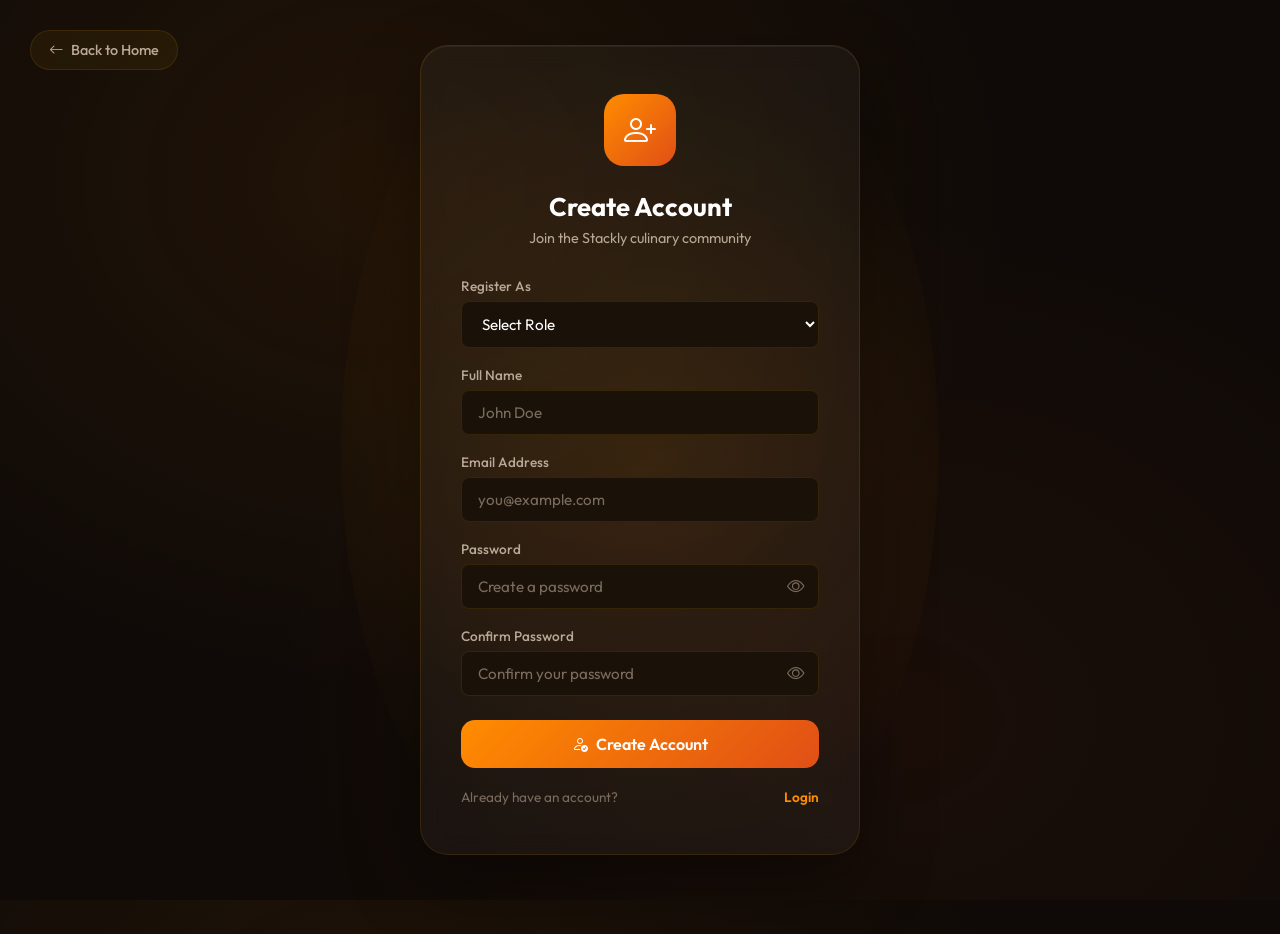
<file: register.html>
<!DOCTYPE html>
<html lang="en">
<head>
  <meta charset="UTF-8">
  <meta name="viewport" content="width=device-width, initial-scale=1.0">
  <title>Stackly || Register</title>
  <link href="https://cdn.jsdelivr.net/npm/bootstrap-icons@1.11.3/font/bootstrap-icons.css" rel="stylesheet">
  <link rel="stylesheet" href="css/auth.css">
</head>
<body>

<a href="index.html" class="back-home">
  <i class="bi bi-arrow-left"></i> Back to Home
</a>

<div class="auth-container">
  <div class="auth-card">
    <div class="auth-icon">
      <i class="bi bi-person-plus"></i>
    </div>
    <h2>Create Account</h2>
    <p class="subtitle">Join the Stackly culinary community</p>

    <form class="auth-form" id="registerForm" onsubmit="handleRegister(event)">
      <div class="form-group">
        <label for="role">Register As</label>
        <select id="role" required>
          <option disabled selected>Select Role</option>
          <option value="user">User</option>
          <option value="admin">Admin</option>
        </select>
      </div>

      <div class="form-group">
        <label for="fullname">Full Name</label>
        <input type="text" id="fullname" placeholder="John Doe" required>
      </div>

      <div class="form-group">
        <label for="email">Email Address</label>
        <input type="email" id="email" placeholder="you@example.com" required>
      </div>

      <div class="form-group">
        <label for="password">Password</label>
        <div class="input-group">
          <input type="password" id="password" placeholder="Create a password" required>
          <button type="button" class="toggle-pw" onclick="togglePassword('password')">
            <i class="bi bi-eye"></i>
          </button>
        </div>
      </div>

      <div class="form-group">
        <label for="confirm-password">Confirm Password</label>
        <div class="input-group">
          <input type="password" id="confirm-password" placeholder="Confirm your password" required>
          <button type="button" class="toggle-pw" onclick="togglePassword('confirm-password')">
            <i class="bi bi-eye"></i>
          </button>
        </div>
      </div>

      <button type="submit" class="auth-submit">
        <i class="bi bi-person-check"></i> Create Account
      </button>

      <div class="auth-links">
        <span style="color:var(--text-muted)">Already have an account?</span>
        <a href="login.html" class="accent-link">Login</a>
      </div>
    </form>
  </div>
</div>

<script src="js/main.js"></script>
</body>
</html>
</file>
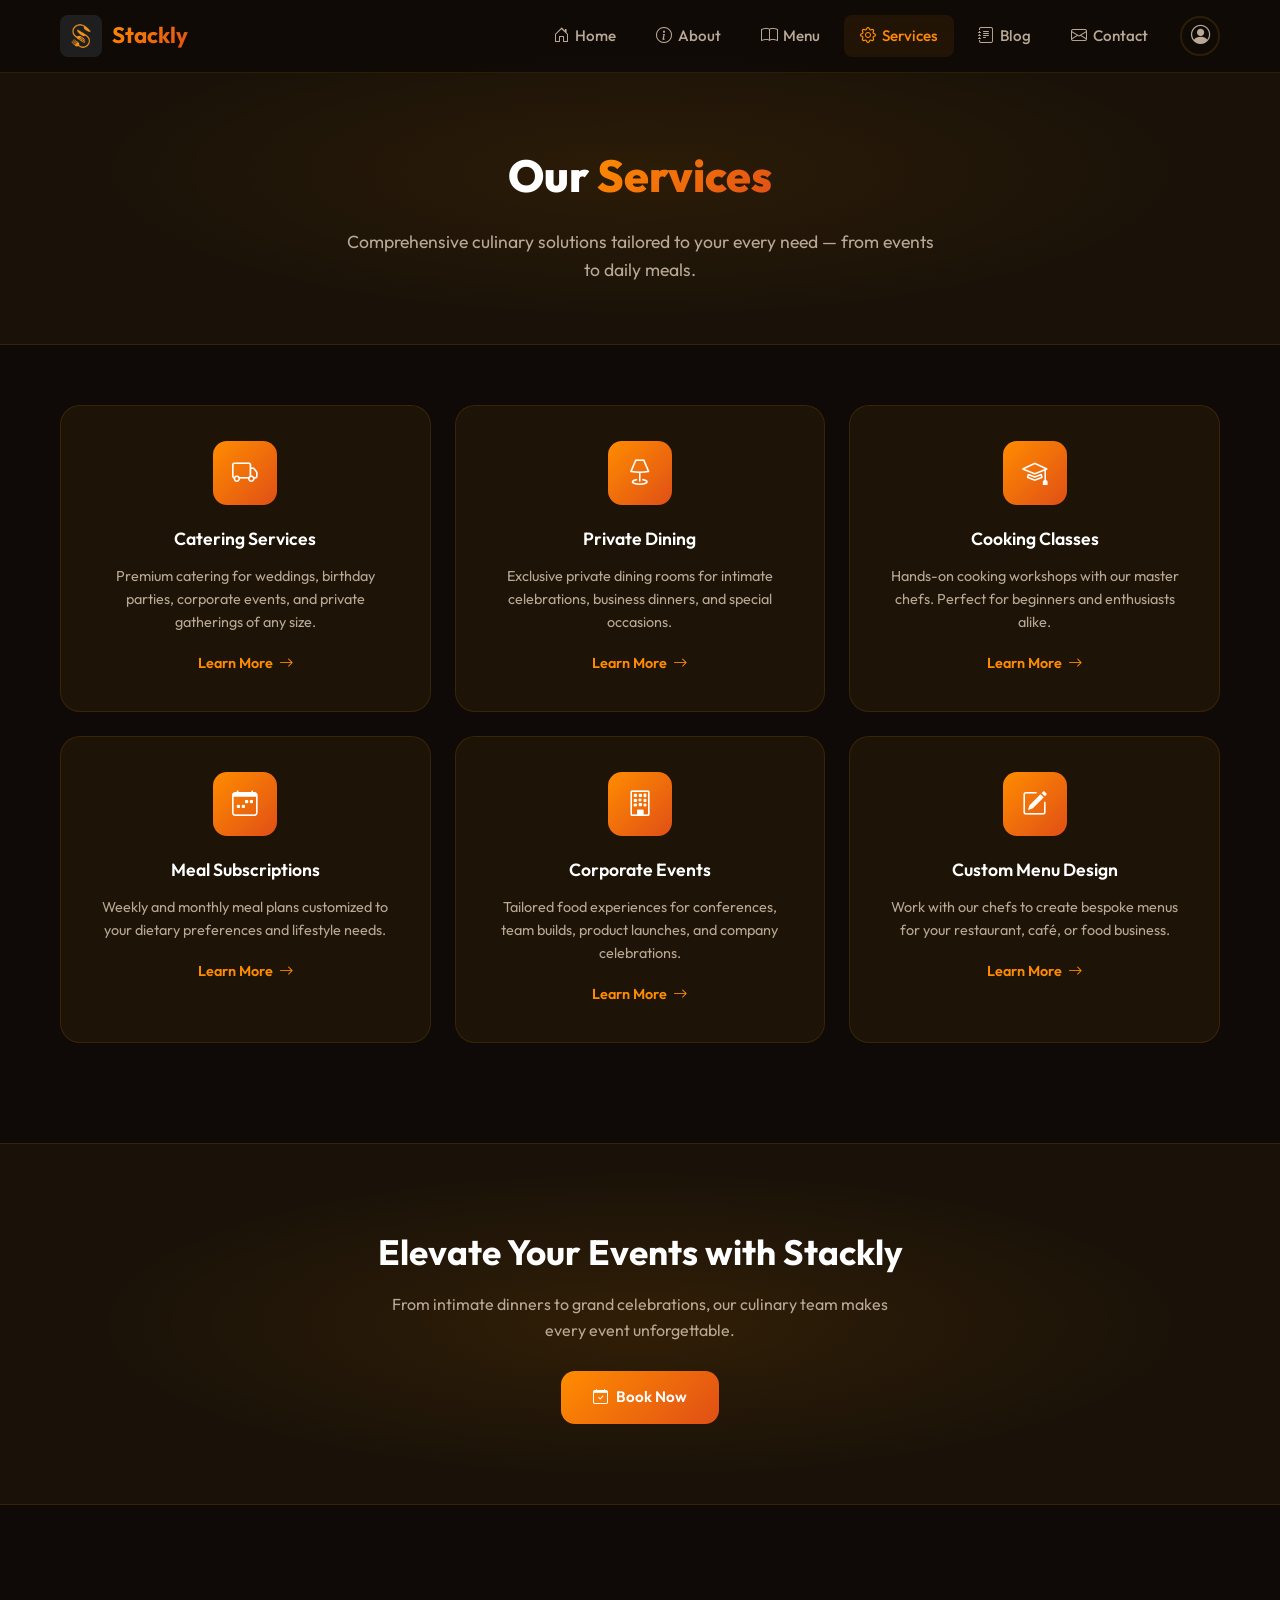
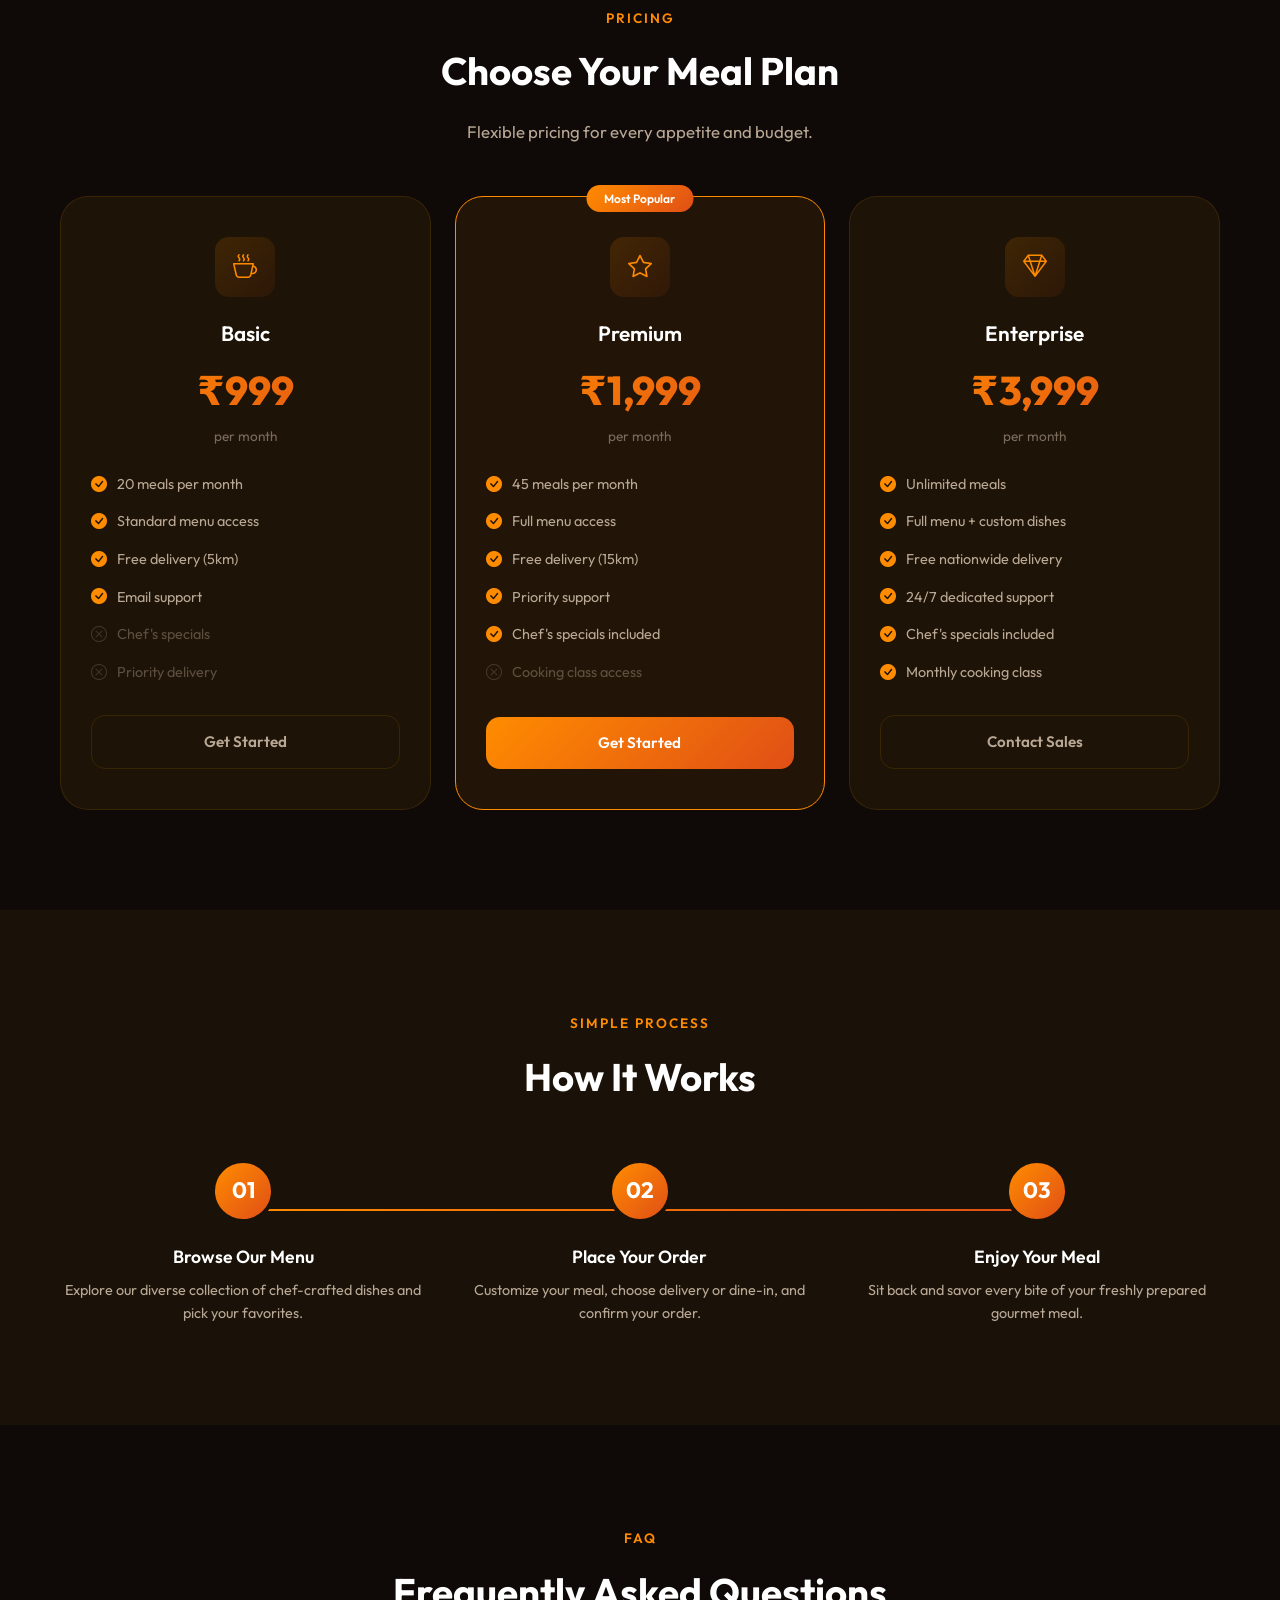
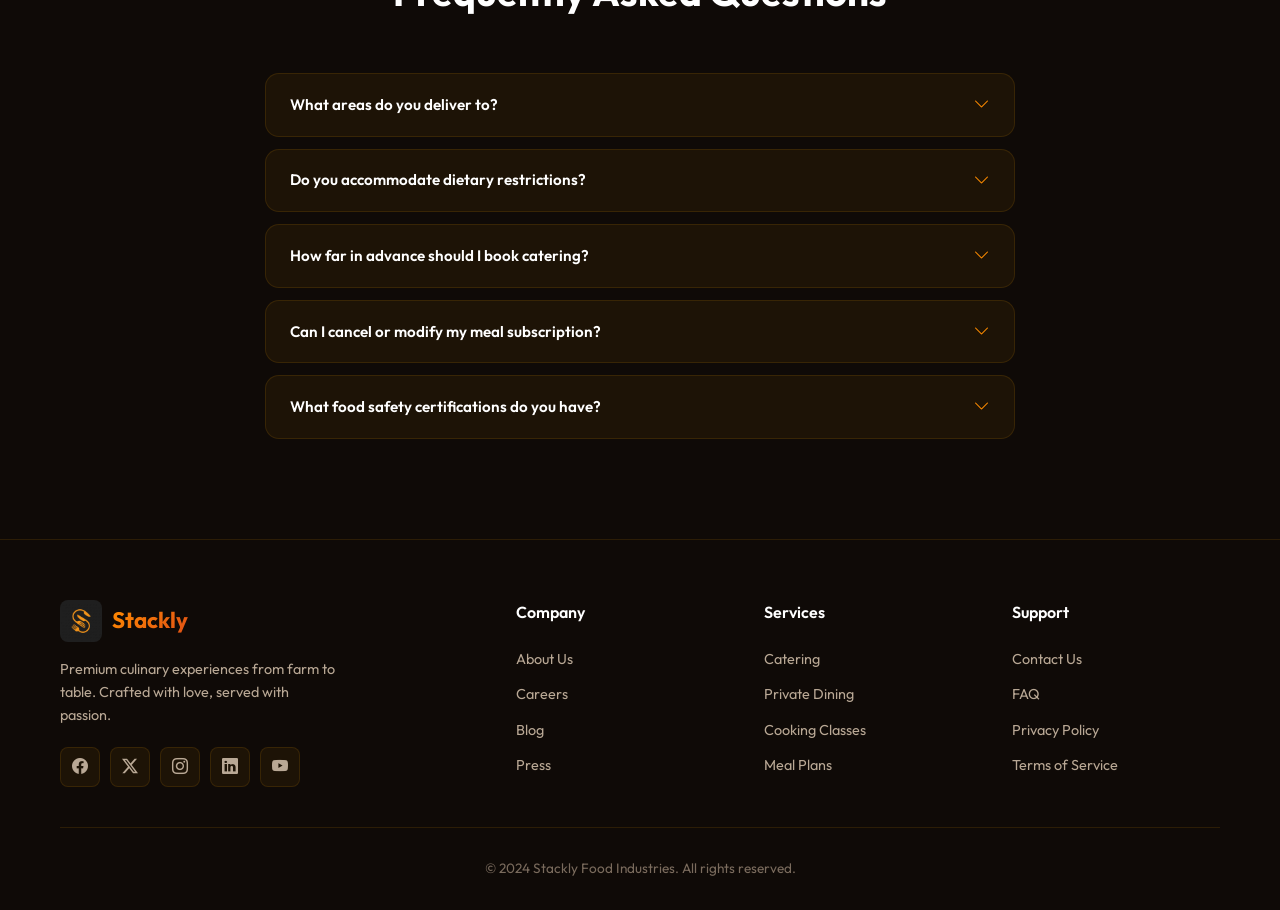
<file: services.html>
<!DOCTYPE html>
<html lang="en">
<head>
  <meta charset="UTF-8">
  <meta name="viewport" content="width=device-width, initial-scale=1.0">
  <meta name="description" content="Stackly Food Services - Catering, private dining, cooking classes, meal subscriptions, and corporate events for every occasion.">
  <title>Stackly || Services</title>
  <link href="https://cdn.jsdelivr.net/npm/bootstrap-icons@1.11.3/font/bootstrap-icons.css" rel="stylesheet">
  <link rel="stylesheet" href="css/style.css">
  <link rel="stylesheet" href="css/services.css">
</head>
<body>

<!-- NAVBAR -->
<nav class="navbar" id="navbar">
  <div class="container">
    <a href="index.html" class="navbar-brand"><img src="images/logo.webp" alt="Stackly Logo" class="logo-img"><span class="brand-text">Stackly</span></a>
    <ul class="nav-links" id="navLinks">
      <li><a href="index.html"><i class="bi bi-house-door"></i> Home</a></li>
      <li><a href="about.html"><i class="bi bi-info-circle"></i> About</a></li>
      <li><a href="menu.html"><i class="bi bi-book"></i> Menu</a></li>
      <li><a href="services.html" class="active"><i class="bi bi-gear"></i> Services</a></li>
      <li><a href="blog.html"><i class="bi bi-journal-text"></i> Blog</a></li>
      <li><a href="contact.html"><i class="bi bi-envelope"></i> Contact</a></li>
      <li class="profile-dropdown">
        <button class="profile-btn" onclick="toggleDropdown()"><i class="bi bi-person-circle"></i></button>
        <div class="dropdown-menu"><a href="login.html"><i class="bi bi-box-arrow-in-right"></i> Login</a><a href="register.html"><i class="bi bi-person-plus"></i> Register</a></div>
      </li>
    </ul>
    <button class="hamburger" onclick="toggleMenu()"><span></span><span></span><span></span></button>
  </div>
</nav>
<div class="nav-overlay"></div>

<!-- SECTION 1: SERVICES GRID -->
<section class="page-hero">
  <div class="container">
    <h1>Our <span style="background:var(--gradient);-webkit-background-clip:text;-webkit-text-fill-color:transparent">Services</span></h1>
    <p>Comprehensive culinary solutions tailored to your every need — from events to daily meals.</p>
  </div>
</section>

<section class="services-section" style="padding-top:60px">
  <div class="container">
    <div class="services-grid">
      <div class="service-card fade-up">
        <div class="service-icon"><i class="bi bi-truck"></i></div>
        <h4>Catering Services</h4>
        <p>Premium catering for weddings, birthday parties, corporate events, and private gatherings of any size.</p>
        <a href="error.html" class="learn-link">Learn More <i class="bi bi-arrow-right"></i></a>
      </div>
      <div class="service-card fade-up">
        <div class="service-icon"><i class="bi bi-lamp"></i></div>
        <h4>Private Dining</h4>
        <p>Exclusive private dining rooms for intimate celebrations, business dinners, and special occasions.</p>
        <a href="error.html" class="learn-link">Learn More <i class="bi bi-arrow-right"></i></a>
      </div>
      <div class="service-card fade-up">
        <div class="service-icon"><i class="bi bi-mortarboard"></i></div>
        <h4>Cooking Classes</h4>
        <p>Hands-on cooking workshops with our master chefs. Perfect for beginners and enthusiasts alike.</p>
        <a href="error.html" class="learn-link">Learn More <i class="bi bi-arrow-right"></i></a>
      </div>
      <div class="service-card fade-up">
        <div class="service-icon"><i class="bi bi-calendar-week"></i></div>
        <h4>Meal Subscriptions</h4>
        <p>Weekly and monthly meal plans customized to your dietary preferences and lifestyle needs.</p>
        <a href="error.html" class="learn-link">Learn More <i class="bi bi-arrow-right"></i></a>
      </div>
      <div class="service-card fade-up">
        <div class="service-icon"><i class="bi bi-building"></i></div>
        <h4>Corporate Events</h4>
        <p>Tailored food experiences for conferences, team builds, product launches, and company celebrations.</p>
        <a href="error.html" class="learn-link">Learn More <i class="bi bi-arrow-right"></i></a>
      </div>
      <div class="service-card fade-up">
        <div class="service-icon"><i class="bi bi-pencil-square"></i></div>
        <h4>Custom Menu Design</h4>
        <p>Work with our chefs to create bespoke menus for your restaurant, café, or food business.</p>
        <a href="error.html" class="learn-link">Learn More <i class="bi bi-arrow-right"></i></a>
      </div>
    </div>
  </div>
</section>

<!-- SECTION 2: CTA BANNER -->
<section class="service-cta-banner">
  <div class="container fade-up">
    <h2>Elevate Your Events with Stackly</h2>
    <p>From intimate dinners to grand celebrations, our culinary team makes every event unforgettable.</p>
    <a href="error.html" class="btn-primary"><i class="bi bi-calendar-check"></i> Book Now</a>
  </div>
</section>

<!-- SECTION 3: PRICING PLANS -->
<section class="pricing-section">
  <div class="container">
    <div class="section-header fade-up">
      <div class="section-subtitle">Pricing</div>
      <h2 class="section-title">Choose Your Meal Plan</h2>
      <p class="section-desc">Flexible pricing for every appetite and budget.</p>
    </div>
    <div class="pricing-grid">
      <div class="pricing-card fade-up">
        <div class="plan-icon"><i class="bi bi-cup-hot"></i></div>
        <h3>Basic</h3>
        <div class="price">₹999</div>
        <div class="price-period">per month</div>
        <ul class="pricing-features">
          <li><i class="bi bi-check-circle-fill"></i> 20 meals per month</li>
          <li><i class="bi bi-check-circle-fill"></i> Standard menu access</li>
          <li><i class="bi bi-check-circle-fill"></i> Free delivery (5km)</li>
          <li><i class="bi bi-check-circle-fill"></i> Email support</li>
          <li class="disabled"><i class="bi bi-x-circle"></i> Chef's specials</li>
          <li class="disabled"><i class="bi bi-x-circle"></i> Priority delivery</li>
        </ul>
        <a href="error.html" class="btn-secondary" style="width:100%;justify-content:center">Get Started</a>
      </div>
      <div class="pricing-card featured fade-up">
        <div class="plan-icon"><i class="bi bi-star"></i></div>
        <h3>Premium</h3>
        <div class="price">₹1,999</div>
        <div class="price-period">per month</div>
        <ul class="pricing-features">
          <li><i class="bi bi-check-circle-fill"></i> 45 meals per month</li>
          <li><i class="bi bi-check-circle-fill"></i> Full menu access</li>
          <li><i class="bi bi-check-circle-fill"></i> Free delivery (15km)</li>
          <li><i class="bi bi-check-circle-fill"></i> Priority support</li>
          <li><i class="bi bi-check-circle-fill"></i> Chef's specials included</li>
          <li class="disabled"><i class="bi bi-x-circle"></i> Cooking class access</li>
        </ul>
        <a href="error.html" class="btn-primary" style="width:100%;justify-content:center">Get Started</a>
      </div>
      <div class="pricing-card fade-up">
        <div class="plan-icon"><i class="bi bi-gem"></i></div>
        <h3>Enterprise</h3>
        <div class="price">₹3,999</div>
        <div class="price-period">per month</div>
        <ul class="pricing-features">
          <li><i class="bi bi-check-circle-fill"></i> Unlimited meals</li>
          <li><i class="bi bi-check-circle-fill"></i> Full menu + custom dishes</li>
          <li><i class="bi bi-check-circle-fill"></i> Free nationwide delivery</li>
          <li><i class="bi bi-check-circle-fill"></i> 24/7 dedicated support</li>
          <li><i class="bi bi-check-circle-fill"></i> Chef's specials included</li>
          <li><i class="bi bi-check-circle-fill"></i> Monthly cooking class</li>
        </ul>
        <a href="error.html" class="btn-secondary" style="width:100%;justify-content:center">Contact Sales</a>
      </div>
    </div>
  </div>
</section>

<!-- SECTION 4: HOW IT WORKS -->
<section class="how-it-works">
  <div class="container">
    <div class="section-header fade-up">
      <div class="section-subtitle">Simple Process</div>
      <h2 class="section-title">How It Works</h2>
    </div>
    <div class="steps-grid">
      <div class="step-card fade-up">
        <div class="step-number">01</div>
        <h4>Browse Our Menu</h4>
        <p>Explore our diverse collection of chef-crafted dishes and pick your favorites.</p>
      </div>
      <div class="step-card fade-up">
        <div class="step-number">02</div>
        <h4>Place Your Order</h4>
        <p>Customize your meal, choose delivery or dine-in, and confirm your order.</p>
      </div>
      <div class="step-card fade-up">
        <div class="step-number">03</div>
        <h4>Enjoy Your Meal</h4>
        <p>Sit back and savor every bite of your freshly prepared gourmet meal.</p>
      </div>
    </div>
  </div>
</section>

<!-- SECTION 5: FAQ -->
<section class="faq-section">
  <div class="container">
    <div class="section-header fade-up">
      <div class="section-subtitle">FAQ</div>
      <h2 class="section-title">Frequently Asked Questions</h2>
    </div>
    <div class="faq-list fade-up">
      <div class="faq-item">
        <div class="faq-question" onclick="toggleFaq(this)">
          <span>What areas do you deliver to?</span>
          <i class="bi bi-chevron-down"></i>
        </div>
        <div class="faq-answer">
          <p>We currently deliver to all major cities and surrounding areas within a 25km radius. For corporate and event catering, we provide nationwide coverage.</p>
        </div>
      </div>
      <div class="faq-item">
        <div class="faq-question" onclick="toggleFaq(this)">
          <span>Do you accommodate dietary restrictions?</span>
          <i class="bi bi-chevron-down"></i>
        </div>
        <div class="faq-answer">
          <p>Absolutely! We offer vegetarian, vegan, gluten-free, dairy-free, and nut-free options. Our chefs can customize any dish to meet your specific dietary needs.</p>
        </div>
      </div>
      <div class="faq-item">
        <div class="faq-question" onclick="toggleFaq(this)">
          <span>How far in advance should I book catering?</span>
          <i class="bi bi-chevron-down"></i>
        </div>
        <div class="faq-answer">
          <p>We recommend booking at least 2 weeks in advance for small events and 4-6 weeks for larger gatherings. Last-minute bookings may be available based on capacity.</p>
        </div>
      </div>
      <div class="faq-item">
        <div class="faq-question" onclick="toggleFaq(this)">
          <span>Can I cancel or modify my meal subscription?</span>
          <i class="bi bi-chevron-down"></i>
        </div>
        <div class="faq-answer">
          <p>Yes, you can modify or cancel your subscription at any time with at least 48 hours notice before your next delivery. No cancellation fees apply.</p>
        </div>
      </div>
      <div class="faq-item">
        <div class="faq-question" onclick="toggleFaq(this)">
          <span>What food safety certifications do you have?</span>
          <i class="bi bi-chevron-down"></i>
        </div>
        <div class="faq-answer">
          <p>We are FSSAI certified and follow ISO 22000 food safety management standards. Our kitchen is regularly audited for hygiene and quality compliance.</p>
        </div>
      </div>
    </div>
  </div>
</section>

<!-- FOOTER -->
<footer class="footer">
  <div class="container">
    <div class="footer-grid">
      <div class="footer-brand">
        <a href="index.html" class="navbar-brand"><img src="images/logo.webp" alt="Stackly Logo" class="logo-img"><span class="brand-text">Stackly</span></a>
        <p>Premium culinary experiences from farm to table. Crafted with love, served with passion.</p>
        <div class="footer-socials"><a href="error.html"><i class="bi bi-facebook"></i></a><a href="error.html"><i class="bi bi-twitter-x"></i></a><a href="error.html"><i class="bi bi-instagram"></i></a><a href="error.html"><i class="bi bi-linkedin"></i></a><a href="error.html"><i class="bi bi-youtube"></i></a></div>
      </div>
      <div class="footer-column"><h4>Company</h4><ul><li><a href="about.html">About Us</a></li><li><a href="error.html">Careers</a></li><li><a href="blog.html">Blog</a></li><li><a href="error.html">Press</a></li></ul></div>
      <div class="footer-column"><h4>Services</h4><ul><li><a href="services.html">Catering</a></li><li><a href="error.html">Private Dining</a></li><li><a href="error.html">Cooking Classes</a></li><li><a href="error.html">Meal Plans</a></li></ul></div>
      <div class="footer-column"><h4>Support</h4><ul><li><a href="contact.html">Contact Us</a></li><li><a href="error.html">FAQ</a></li><li><a href="error.html">Privacy Policy</a></li><li><a href="error.html">Terms of Service</a></li></ul></div>
    </div>
    <div class="footer-bottom"><p>&copy; 2024 Stackly Food Industries. All rights reserved.</p></div>
  </div>
</footer>

<script src="js/main.js"></script>
</body>
</html>
</file>
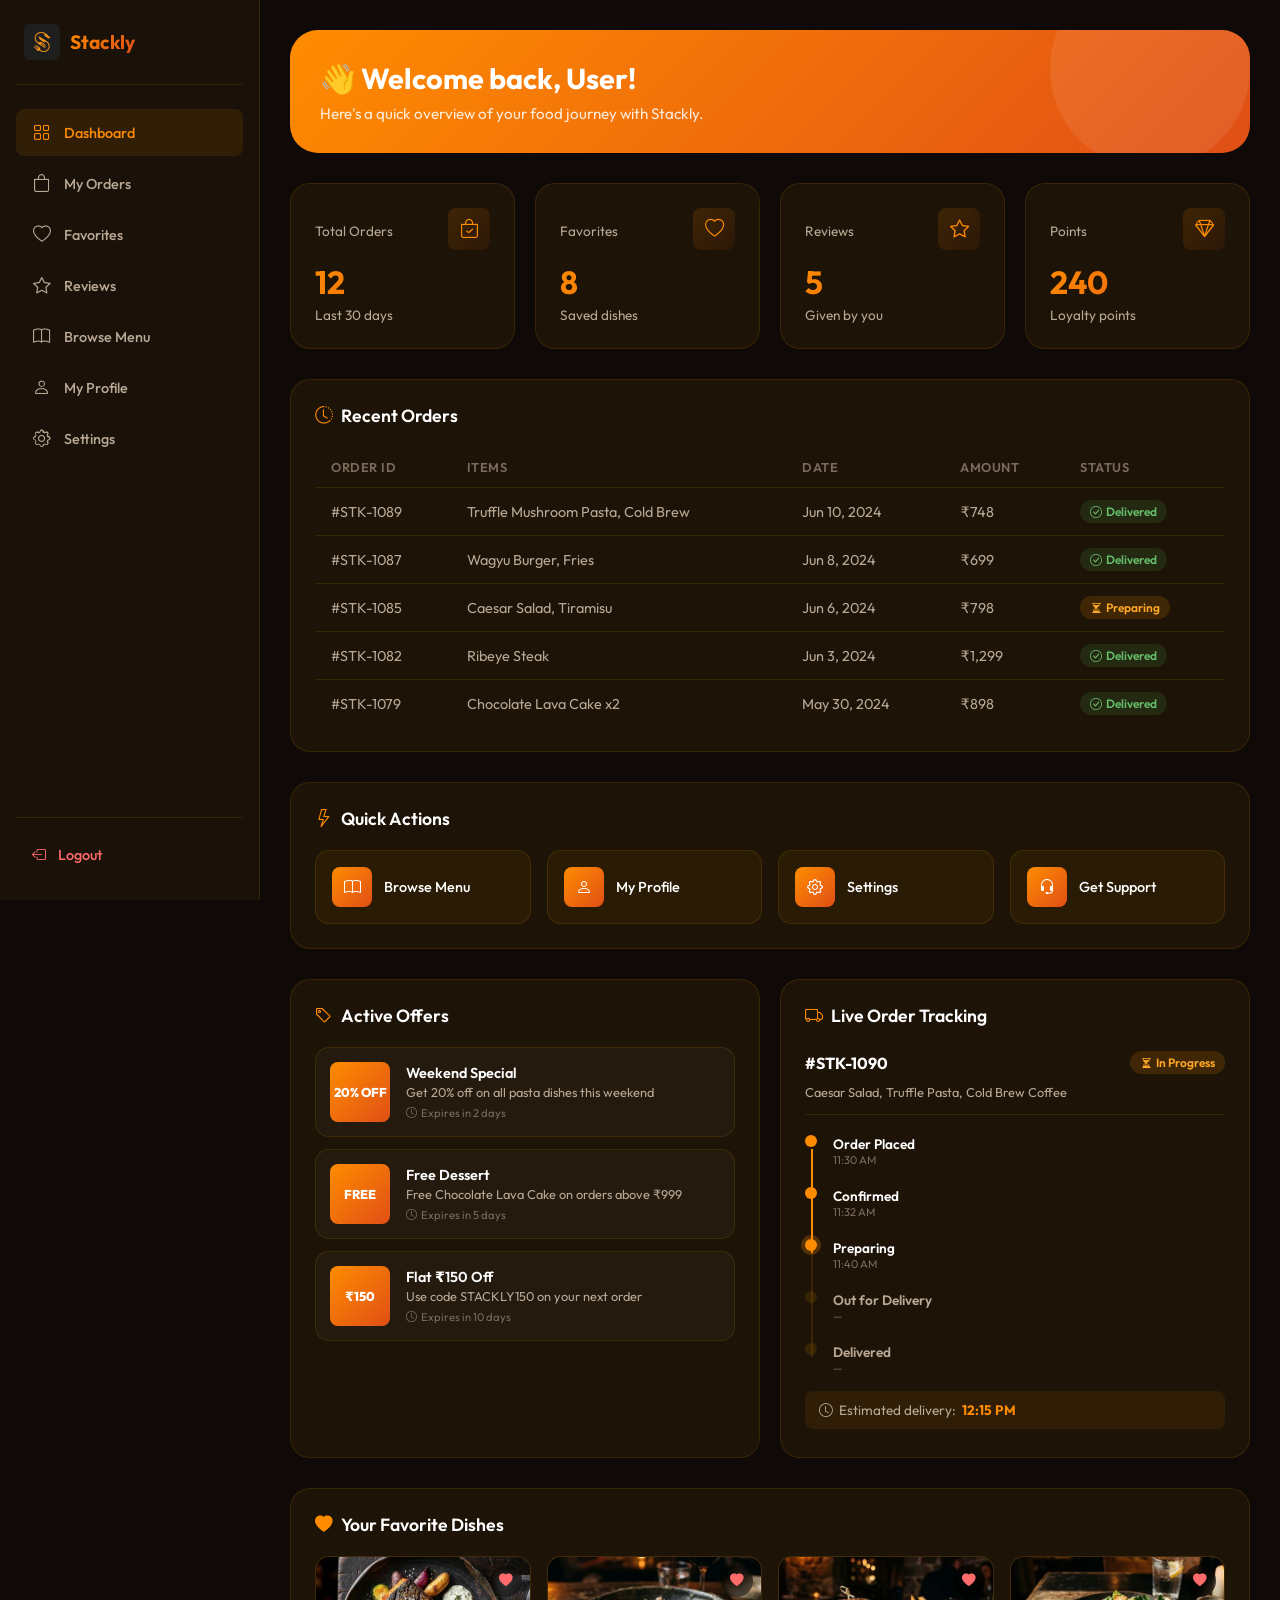
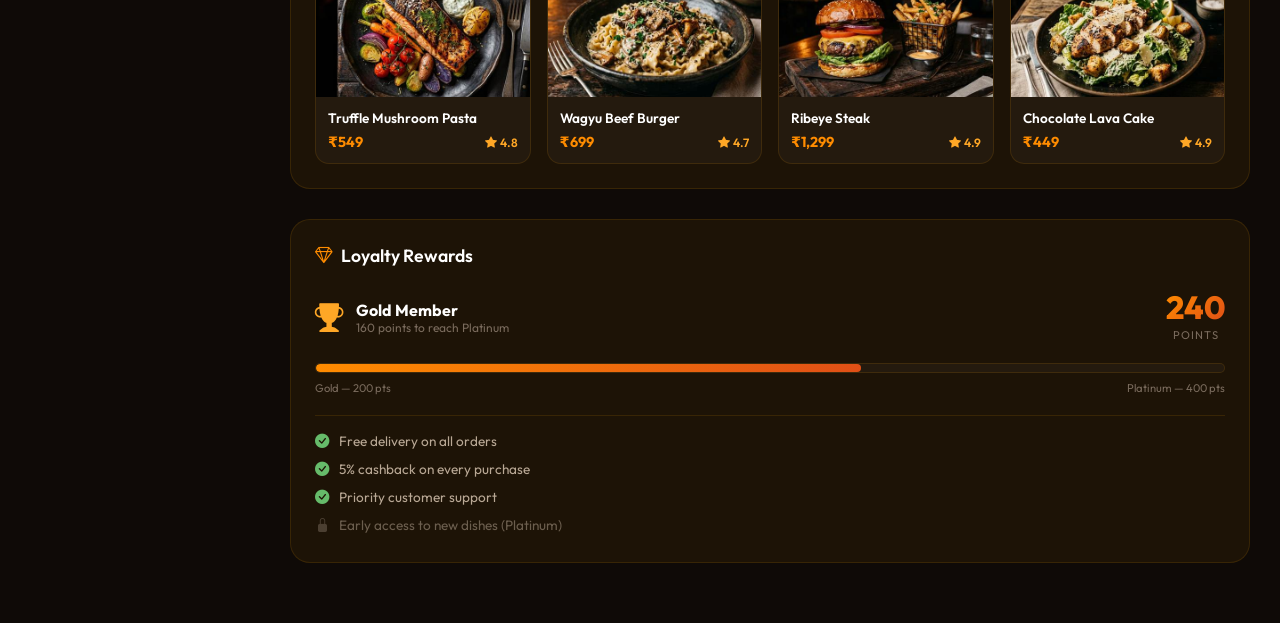
<file: user-dashboard.html>
<!DOCTYPE html>
<html lang="en">
<head>
  <meta charset="UTF-8">
  <meta name="viewport" content="width=device-width, initial-scale=1.0">
  <title>Stackly || User Dashboard</title>
  <link href="https://cdn.jsdelivr.net/npm/bootstrap-icons@1.11.3/font/bootstrap-icons.css" rel="stylesheet">
  <link rel="stylesheet" href="css/dashboard.css">
</head>
<body>

<div class="mobile-header">
  <button class="sidebar-toggle" onclick="document.querySelector('.sidebar').classList.toggle('active')">
    <i class="bi bi-list"></i>
  </button>
  <a href="index.html" class="mobile-brand">
    <img src="images/logo.webp" alt="Stackly Logo" class="mobile-logo">
    <span>Stackly</span>
  </a>
</div>

<div class="dashboard">
  <!-- Sidebar -->
  <aside class="sidebar">
    <div class="sidebar-brand">
      <img src="images/logo.webp" alt="Stackly Logo">
      <span>Stackly</span>
    </div>
    <ul class="sidebar-nav">
      <li><a href="user-dashboard.html" class="active"><i class="bi bi-grid"></i> Dashboard</a></li>
      <li><a href="error.html"><i class="bi bi-bag"></i> My Orders</a></li>
      <li><a href="error.html"><i class="bi bi-heart"></i> Favorites</a></li>
      <li><a href="error.html"><i class="bi bi-star"></i> Reviews</a></li>
      <li><a href="menu.html"><i class="bi bi-book"></i> Browse Menu</a></li>
      <li><a href="error.html"><i class="bi bi-person"></i> My Profile</a></li>
      <li><a href="error.html"><i class="bi bi-gear"></i> Settings</a></li>
    </ul>
    <div class="sidebar-logout">
      <button class="logout-btn" onclick="handleLogout()">
        <i class="bi bi-box-arrow-left"></i> Logout
      </button>
    </div>
  </aside>

  <!-- Main Content -->
  <main class="dashboard-main">
    <!-- Welcome Banner -->
    <div class="welcome-banner">
      <h1>👋 Welcome back, <span id="userName">User</span>!</h1>
      <p>Here's a quick overview of your food journey with Stackly.</p>
    </div>

    <!-- Stats -->
    <div class="stats-row">
      <div class="dash-stat-card">
        <div class="stat-header">
          <span class="stat-label">Total Orders</span>
          <i class="bi bi-bag-check"></i>
        </div>
        <div class="stat-value">12</div>
        <div class="stat-label">Last 30 days</div>
      </div>
      <div class="dash-stat-card">
        <div class="stat-header">
          <span class="stat-label">Favorites</span>
          <i class="bi bi-heart"></i>
        </div>
        <div class="stat-value">8</div>
        <div class="stat-label">Saved dishes</div>
      </div>
      <div class="dash-stat-card">
        <div class="stat-header">
          <span class="stat-label">Reviews</span>
          <i class="bi bi-star"></i>
        </div>
        <div class="stat-value">5</div>
        <div class="stat-label">Given by you</div>
      </div>
      <div class="dash-stat-card">
        <div class="stat-header">
          <span class="stat-label">Points</span>
          <i class="bi bi-gem"></i>
        </div>
        <div class="stat-value">240</div>
        <div class="stat-label">Loyalty points</div>
      </div>
    </div>

    <!-- Recent Orders -->
    <div class="dash-section">
      <h3><i class="bi bi-clock-history"></i> Recent Orders</h3>
      <table class="dash-table">
        <thead>
          <tr>
            <th>Order ID</th>
            <th>Items</th>
            <th>Date</th>
            <th>Amount</th>
            <th>Status</th>
          </tr>
        </thead>
        <tbody>
          <tr>
            <td>#STK-1089</td>
            <td>Truffle Mushroom Pasta, Cold Brew</td>
            <td>Jun 10, 2024</td>
            <td>₹748</td>
            <td><span class="status-badge delivered"><i class="bi bi-check-circle"></i> Delivered</span></td>
          </tr>
          <tr>
            <td>#STK-1087</td>
            <td>Wagyu Burger, Fries</td>
            <td>Jun 8, 2024</td>
            <td>₹699</td>
            <td><span class="status-badge delivered"><i class="bi bi-check-circle"></i> Delivered</span></td>
          </tr>
          <tr>
            <td>#STK-1085</td>
            <td>Caesar Salad, Tiramisu</td>
            <td>Jun 6, 2024</td>
            <td>₹798</td>
            <td><span class="status-badge preparing"><i class="bi bi-hourglass-split"></i> Preparing</span></td>
          </tr>
          <tr>
            <td>#STK-1082</td>
            <td>Ribeye Steak</td>
            <td>Jun 3, 2024</td>
            <td>₹1,299</td>
            <td><span class="status-badge delivered"><i class="bi bi-check-circle"></i> Delivered</span></td>
          </tr>
          <tr>
            <td>#STK-1079</td>
            <td>Chocolate Lava Cake x2</td>
            <td>May 30, 2024</td>
            <td>₹898</td>
            <td><span class="status-badge delivered"><i class="bi bi-check-circle"></i> Delivered</span></td>
          </tr>
        </tbody>
      </table>
    </div>

    <!-- Quick Actions -->
    <div class="dash-section">
      <h3><i class="bi bi-lightning"></i> Quick Actions</h3>
      <div class="quick-actions">
        <a href="menu.html" class="action-card">
          <i class="bi bi-book"></i>
          <span>Browse Menu</span>
        </a>
        <a href="error.html" class="action-card">
          <i class="bi bi-person"></i>
          <span>My Profile</span>
        </a>
        <a href="error.html" class="action-card">
          <i class="bi bi-gear"></i>
          <span>Settings</span>
        </a>
        <a href="error.html" class="action-card">
          <i class="bi bi-headset"></i>
          <span>Get Support</span>
        </a>
      </div>
    </div>

    <!-- Two Column Layout -->
    <div class="dash-two-col">
      <!-- Active Offers -->
      <div class="dash-section">
        <h3><i class="bi bi-tag"></i> Active Offers</h3>
        <div class="offers-list">
          <div class="offer-card">
            <div class="offer-badge">20% OFF</div>
            <div class="offer-info">
              <span class="offer-title">Weekend Special</span>
              <span class="offer-desc">Get 20% off on all pasta dishes this weekend</span>
              <span class="offer-expiry"><i class="bi bi-clock"></i> Expires in 2 days</span>
            </div>
          </div>
          <div class="offer-card">
            <div class="offer-badge">FREE</div>
            <div class="offer-info">
              <span class="offer-title">Free Dessert</span>
              <span class="offer-desc">Free Chocolate Lava Cake on orders above ₹999</span>
              <span class="offer-expiry"><i class="bi bi-clock"></i> Expires in 5 days</span>
            </div>
          </div>
          <div class="offer-card">
            <div class="offer-badge">₹150</div>
            <div class="offer-info">
              <span class="offer-title">Flat ₹150 Off</span>
              <span class="offer-desc">Use code STACKLY150 on your next order</span>
              <span class="offer-expiry"><i class="bi bi-clock"></i> Expires in 10 days</span>
            </div>
          </div>
        </div>
      </div>

      <!-- Delivery Tracking -->
      <div class="dash-section">
        <h3><i class="bi bi-truck"></i> Live Order Tracking</h3>
        <div class="tracking-card">
          <div class="tracking-header">
            <span class="tracking-id">#STK-1090</span>
            <span class="status-badge preparing"><i class="bi bi-hourglass-split"></i> In Progress</span>
          </div>
          <div class="tracking-items">Caesar Salad, Truffle Pasta, Cold Brew Coffee</div>
          <div class="tracking-timeline">
            <div class="timeline-step completed">
              <div class="timeline-dot"></div>
              <div class="timeline-info">
                <span class="timeline-title">Order Placed</span>
                <span class="timeline-time">11:30 AM</span>
              </div>
            </div>
            <div class="timeline-step completed">
              <div class="timeline-dot"></div>
              <div class="timeline-info">
                <span class="timeline-title">Confirmed</span>
                <span class="timeline-time">11:32 AM</span>
              </div>
            </div>
            <div class="timeline-step active">
              <div class="timeline-dot"></div>
              <div class="timeline-info">
                <span class="timeline-title">Preparing</span>
                <span class="timeline-time">11:40 AM</span>
              </div>
            </div>
            <div class="timeline-step">
              <div class="timeline-dot"></div>
              <div class="timeline-info">
                <span class="timeline-title">Out for Delivery</span>
                <span class="timeline-time">—</span>
              </div>
            </div>
            <div class="timeline-step">
              <div class="timeline-dot"></div>
              <div class="timeline-info">
                <span class="timeline-title">Delivered</span>
                <span class="timeline-time">—</span>
              </div>
            </div>
          </div>
          <div class="tracking-eta">
            <i class="bi bi-clock"></i> Estimated delivery: <strong>12:15 PM</strong>
          </div>
        </div>
      </div>
    </div>

    <!-- Favorite Dishes -->
    <div class="dash-section">
      <h3><i class="bi bi-heart-fill"></i> Your Favorite Dishes</h3>
      <div class="favorites-grid">
        <div class="favorite-card">
          <div class="favorite-img">
            <img src="images/menu-1.webp" alt="Truffle Pasta">
            <button class="favorite-heart"><i class="bi bi-heart-fill"></i></button>
          </div>
          <div class="favorite-info">
            <span class="favorite-name">Truffle Mushroom Pasta</span>
            <div class="favorite-meta">
              <span class="favorite-price">₹549</span>
              <span class="favorite-rating"><i class="bi bi-star-fill"></i> 4.8</span>
            </div>
          </div>
        </div>
        <div class="favorite-card">
          <div class="favorite-img">
            <img src="images/menu-2.webp" alt="Wagyu Burger">
            <button class="favorite-heart"><i class="bi bi-heart-fill"></i></button>
          </div>
          <div class="favorite-info">
            <span class="favorite-name">Wagyu Beef Burger</span>
            <div class="favorite-meta">
              <span class="favorite-price">₹699</span>
              <span class="favorite-rating"><i class="bi bi-star-fill"></i> 4.7</span>
            </div>
          </div>
        </div>
        <div class="favorite-card">
          <div class="favorite-img">
            <img src="images/menu-3.webp" alt="Ribeye Steak">
            <button class="favorite-heart"><i class="bi bi-heart-fill"></i></button>
          </div>
          <div class="favorite-info">
            <span class="favorite-name">Ribeye Steak</span>
            <div class="favorite-meta">
              <span class="favorite-price">₹1,299</span>
              <span class="favorite-rating"><i class="bi bi-star-fill"></i> 4.9</span>
            </div>
          </div>
        </div>
        <div class="favorite-card">
          <div class="favorite-img">
            <img src="images/menu-4.webp" alt="Lava Cake">
            <button class="favorite-heart"><i class="bi bi-heart-fill"></i></button>
          </div>
          <div class="favorite-info">
            <span class="favorite-name">Chocolate Lava Cake</span>
            <div class="favorite-meta">
              <span class="favorite-price">₹449</span>
              <span class="favorite-rating"><i class="bi bi-star-fill"></i> 4.9</span>
            </div>
          </div>
        </div>
      </div>
    </div>

    <!-- Loyalty Rewards -->
    <div class="dash-section">
      <h3><i class="bi bi-gem"></i> Loyalty Rewards</h3>
      <div class="loyalty-card">
        <div class="loyalty-header">
          <div class="loyalty-tier">
            <i class="bi bi-trophy-fill"></i>
            <div>
              <span class="loyalty-tier-name">Gold Member</span>
              <span class="loyalty-tier-desc">160 points to reach Platinum</span>
            </div>
          </div>
          <div class="loyalty-points">
            <span class="loyalty-points-value">240</span>
            <span class="loyalty-points-label">Points</span>
          </div>
        </div>
        <div class="loyalty-progress">
          <div class="loyalty-progress-bar" style="width: 60%;"></div>
        </div>
        <div class="loyalty-progress-labels">
          <span>Gold — 200 pts</span>
          <span>Platinum — 400 pts</span>
        </div>
        <div class="loyalty-perks">
          <div class="perk-item">
            <i class="bi bi-check-circle-fill"></i>
            <span>Free delivery on all orders</span>
          </div>
          <div class="perk-item">
            <i class="bi bi-check-circle-fill"></i>
            <span>5% cashback on every purchase</span>
          </div>
          <div class="perk-item">
            <i class="bi bi-check-circle-fill"></i>
            <span>Priority customer support</span>
          </div>
          <div class="perk-item locked">
            <i class="bi bi-lock-fill"></i>
            <span>Early access to new dishes (Platinum)</span>
          </div>
        </div>
      </div>
    </div>

  </main>
</div>

<script src="js/main.js"></script>
<script>
  // Load user name from session
  var name = sessionStorage.getItem('userName') || 'User';
  document.getElementById('userName').textContent = name.charAt(0).toUpperCase() + name.slice(1);
</script>
</body>
</html>
</file>
<file: css/style.css>
/* ===== STACKLY FOOD - GLOBAL DESIGN SYSTEM ===== */
@import url('https://fonts.googleapis.com/css2?family=Outfit:wght@300;400;500;600;700;800&display=swap');

:root {
  --bg-primary: #0f0a07;
  --bg-secondary: #1a1208;
  --bg-tertiary: #241a0e;
  --bg-card: rgba(255, 165, 0, 0.06);
  --bg-card-hover: rgba(255, 165, 0, 0.12);
  --accent: #ff8c00;
  --accent-hover: #ffa733;
  --accent-secondary: #e04f16;
  --accent-glow: rgba(255, 140, 0, 0.3);
  --text-primary: #ffffff;
  --text-secondary: #b9a895;
  --text-muted: #7a6b5d;
  --gradient: linear-gradient(135deg, #ff8c00, #e04f16);
  --gradient-soft: linear-gradient(135deg, rgba(255,140,0,0.15), rgba(224,79,22,0.08));
  --border-color: rgba(255, 165, 0, 0.12);
  --border-glow: rgba(255, 140, 0, 0.25);
  --shadow-card: 0 8px 32px rgba(0, 0, 0, 0.4);
  --shadow-hover: 0 16px 48px rgba(255, 140, 0, 0.15);
  --radius-sm: 8px;
  --radius-md: 14px;
  --radius-lg: 20px;
  --radius-xl: 28px;
  --transition: all 0.3s cubic-bezier(0.25, 0.46, 0.45, 0.94);
  --font: 'Outfit', system-ui, -apple-system, sans-serif;
}

* {
  margin: 0;
  padding: 0;
  box-sizing: border-box;
}

html {
  scroll-behavior: smooth;
}

body {
  font-family: var(--font);
  background: var(--bg-primary);
  color: var(--text-primary);
  line-height: 1.6;
  overflow-x: hidden;
}

a {
  text-decoration: none;
  color: inherit;
  transition: var(--transition);
}

img {
  max-width: 100%;
  height: auto;
  display: block;
}

.container {
  max-width: 1200px;
  margin: 0 auto;
  padding: 0 20px;
}

/* ===== NAVBAR ===== */
.navbar {
  position: fixed;
  top: 0;
  left: 0;
  right: 0;
  z-index: 1000;
  padding: 15px 0;
  background: rgba(15, 10, 7, 0.85);
  backdrop-filter: blur(20px);
  -webkit-backdrop-filter: blur(20px);
  border-bottom: 1px solid var(--border-color);
  transition: var(--transition);
}

.navbar.scrolled {
  padding: 10px 0;
  background: rgba(15, 10, 7, 0.95);
}

.navbar .container {
  display: flex;
  align-items: center;
  justify-content: space-between;
}

.navbar-brand {
  display: flex;
  align-items: center;
  gap: 10px;
}

.logo-img {
  height: 42px;
  width: auto;
  border-radius: 8px;
}

.brand-text {
  font-size: 1.4rem;
  font-weight: 700;
  background: var(--gradient);
  -webkit-background-clip: text;
  -webkit-text-fill-color: transparent;
  background-clip: text;
}

.nav-links {
  display: flex;
  align-items: center;
  gap: 8px;
  list-style: none;
}

.nav-links a {
  padding: 8px 16px;
  border-radius: var(--radius-sm);
  color: var(--text-secondary);
  font-size: 0.95rem;
  font-weight: 500;
  display: flex;
  align-items: center;
  gap: 6px;
  transition: var(--transition);
}

.nav-links a:hover,
.nav-links a.active {
  color: var(--accent);
  background: rgba(255, 140, 0, 0.08);
}

.nav-links a i {
  font-size: 1rem;
}

/* Profile Dropdown */
.profile-dropdown {
  position: relative;
  margin-left: 8px;
}

.profile-btn {
  background: none;
  border: 2px solid var(--border-color);
  border-radius: 50%;
  width: 40px;
  height: 40px;
  display: flex;
  align-items: center;
  justify-content: center;
  cursor: pointer;
  color: var(--text-secondary);
  font-size: 1.2rem;
  transition: var(--transition);
}

.profile-btn:hover {
  border-color: var(--accent);
  color: var(--accent);
}

.dropdown-menu {
  position: absolute;
  top: calc(100% + 10px);
  right: 0;
  min-width: 180px;
  background: var(--bg-tertiary);
  border: 1px solid var(--border-color);
  border-radius: var(--radius-md);
  padding: 8px;
  opacity: 0;
  visibility: hidden;
  transform: translateY(-10px);
  transition: var(--transition);
  box-shadow: var(--shadow-card);
}

.dropdown-menu.show {
  opacity: 1;
  visibility: visible;
  transform: translateY(0);
}

.dropdown-menu a {
  display: flex;
  align-items: center;
  gap: 10px;
  padding: 10px 14px;
  border-radius: var(--radius-sm);
  color: var(--text-secondary);
  font-size: 0.9rem;
}

.dropdown-menu a:hover {
  background: rgba(255, 140, 0, 0.1);
  color: var(--accent);
}

/* Hamburger */
.hamburger {
  display: none;
  flex-direction: column;
  gap: 5px;
  cursor: pointer;
  background: none;
  border: none;
  padding: 5px;
}

.hamburger span {
  width: 24px;
  height: 2px;
  background: var(--text-secondary);
  border-radius: 2px;
  transition: var(--transition);
}

.hamburger.active span:nth-child(1) {
  transform: rotate(45deg) translate(5px, 5px);
}

.hamburger.active span:nth-child(2) {
  opacity: 0;
}

.hamburger.active span:nth-child(3) {
  transform: rotate(-45deg) translate(5px, -5px);
}

/* ===== HERO SECTION ===== */
.hero-section {
  min-height: 100vh;
  display: flex;
  align-items: center;
  padding: 120px 0 80px;
  background: radial-gradient(ellipse at 20% 50%, rgba(255, 140, 0, 0.08) 0%, transparent 60%),
              radial-gradient(ellipse at 80% 20%, rgba(224, 79, 22, 0.06) 0%, transparent 50%),
              var(--bg-primary);
  position: relative;
  overflow: hidden;
}

.hero-section::before {
  content: '';
  position: absolute;
  top: -50%;
  right: -20%;
  width: 600px;
  height: 600px;
  background: radial-gradient(circle, rgba(255, 140, 0, 0.06), transparent 70%);
  border-radius: 50%;
  animation: float 8s ease-in-out infinite;
}

@keyframes float {
  0%, 100% { transform: translateY(0) rotate(0deg); }
  50% { transform: translateY(-30px) rotate(5deg); }
}

.hero-grid {
  display: grid;
  grid-template-columns: 1fr 1fr;
  gap: 60px;
  align-items: center;
}

.hero-content {
  position: relative;
  z-index: 2;
}

.hero-badge {
  display: inline-flex;
  align-items: center;
  gap: 8px;
  padding: 8px 18px;
  background: var(--gradient-soft);
  border: 1px solid var(--border-color);
  border-radius: 50px;
  font-size: 0.85rem;
  color: var(--accent);
  margin-bottom: 24px;
  font-weight: 500;
}

.hero-badge i {
  font-size: 0.9rem;
}

.hero-title {
  font-size: 3.5rem;
  font-weight: 800;
  line-height: 1.1;
  margin-bottom: 20px;
}

.hero-title span {
  background: var(--gradient);
  -webkit-background-clip: text;
  -webkit-text-fill-color: transparent;
  background-clip: text;
}

.hero-text {
  font-size: 1.1rem;
  color: var(--text-secondary);
  max-width: 480px;
  margin-bottom: 36px;
  line-height: 1.7;
}

.hero-buttons {
  display: flex;
  gap: 16px;
  flex-wrap: wrap;
}

.hero-image {
  position: relative;
  z-index: 2;
}

.hero-image img {
  width: 100%;
  border-radius: var(--radius-xl);
  box-shadow: 0 30px 60px rgba(0, 0, 0, 0.5);
  animation: heroFloat 6s ease-in-out infinite;
}

@keyframes heroFloat {
  0%, 100% { transform: translateY(0); }
  50% { transform: translateY(-15px); }
}

/* ===== BUTTONS ===== */
.btn-primary {
  display: inline-flex;
  align-items: center;
  gap: 8px;
  padding: 14px 32px;
  background: var(--gradient);
  color: #fff;
  font-size: 0.95rem;
  font-weight: 600;
  border-radius: var(--radius-md);
  border: none;
  cursor: pointer;
  transition: var(--transition);
  font-family: var(--font);
}

.btn-primary:hover {
  transform: translateY(-2px);
  box-shadow: 0 10px 30px rgba(255, 140, 0, 0.3);
}

.btn-secondary {
  display: inline-flex;
  align-items: center;
  gap: 8px;
  padding: 14px 32px;
  background: transparent;
  color: var(--text-secondary);
  font-size: 0.95rem;
  font-weight: 600;
  border-radius: var(--radius-md);
  border: 1px solid var(--border-color);
  cursor: pointer;
  transition: var(--transition);
  font-family: var(--font);
}

.btn-secondary:hover {
  border-color: var(--accent);
  color: var(--accent);
  background: rgba(255, 140, 0, 0.05);
}

/* ===== STATS SECTION ===== */
.stats-section {
  padding: 80px 0;
  background: var(--bg-secondary);
  border-top: 1px solid var(--border-color);
  border-bottom: 1px solid var(--border-color);
}

.stats-title {
  text-align: center;
  font-size: 2.2rem;
  font-weight: 700;
  margin-bottom: 50px;
}

.stats-title span {
  background: var(--gradient);
  -webkit-background-clip: text;
  -webkit-text-fill-color: transparent;
  background-clip: text;
}

.stats-grid {
  display: grid;
  grid-template-columns: repeat(3, 1fr);
  gap: 30px;
}

.stat-card {
  text-align: center;
  padding: 40px 20px;
  background: var(--bg-card);
  border: 1px solid var(--border-color);
  border-radius: var(--radius-lg);
  transition: var(--transition);
}

.stat-card:hover {
  border-color: var(--border-glow);
  background: var(--bg-card-hover);
  transform: translateY(-5px);
  box-shadow: var(--shadow-hover);
}

.stat-icon {
  font-size: 2.5rem;
  color: var(--accent);
  margin-bottom: 16px;
}

.stat-number {
  font-size: 2.8rem;
  font-weight: 800;
  background: var(--gradient);
  -webkit-background-clip: text;
  -webkit-text-fill-color: transparent;
  background-clip: text;
}

.stat-label {
  font-size: 0.95rem;
  color: var(--text-secondary);
  margin-top: 8px;
}

/* ===== WHY CHOOSE US (TABS) ===== */
.why-section {
  padding: 100px 0;
  background: var(--bg-primary);
}

.section-header {
  text-align: center;
  margin-bottom: 50px;
}

.section-subtitle {
  display: inline-block;
  font-size: 0.85rem;
  font-weight: 600;
  color: var(--accent);
  text-transform: uppercase;
  letter-spacing: 2px;
  margin-bottom: 12px;
}

.section-title {
  font-size: 2.4rem;
  font-weight: 700;
  margin-bottom: 16px;
}

.section-desc {
  font-size: 1.05rem;
  color: var(--text-secondary);
  max-width: 600px;
  margin: 0 auto;
}

.tab-buttons {
  display: flex;
  justify-content: center;
  gap: 12px;
  margin-bottom: 40px;
  flex-wrap: wrap;
}

.tab-btn {
  padding: 12px 28px;
  background: var(--bg-card);
  border: 1px solid var(--border-color);
  border-radius: 50px;
  color: var(--text-secondary);
  font-size: 0.9rem;
  font-weight: 500;
  cursor: pointer;
  transition: var(--transition);
  font-family: var(--font);
}

.tab-btn:hover {
  border-color: var(--accent);
  color: var(--accent);
}

.tab-btn.active {
  background: var(--gradient);
  color: #fff;
  border-color: transparent;
}

.tab-content {
  display: none;
}

.tab-content.active {
  display: block;
  animation: fadeIn 0.4s ease;
}

@keyframes fadeIn {
  from { opacity: 0; transform: translateY(10px); }
  to { opacity: 1; transform: translateY(0); }
}

.feature-grid {
  display: grid;
  grid-template-columns: repeat(4, 1fr);
  gap: 24px;
}

.feature-card {
  padding: 30px;
  background: var(--bg-card);
  border: 1px solid var(--border-color);
  border-radius: var(--radius-lg);
  transition: var(--transition);
}

.feature-card:hover {
  border-color: var(--border-glow);
  transform: translateY(-5px);
  box-shadow: var(--shadow-hover);
}

.feature-icon {
  width: 52px;
  height: 52px;
  display: flex;
  align-items: center;
  justify-content: center;
  background: var(--gradient-soft);
  border-radius: var(--radius-md);
  color: var(--accent);
  font-size: 1.4rem;
  margin-bottom: 20px;
}

.feature-card h4 {
  font-size: 1.05rem;
  font-weight: 600;
  margin-bottom: 10px;
}

.feature-card p {
  font-size: 0.9rem;
  color: var(--text-secondary);
  line-height: 1.6;
}

/* ===== PLATFORM SECTION ===== */
.platform-section {
  padding: 100px 0;
  background: var(--bg-secondary);
}

.platform-grid {
  display: grid;
  grid-template-columns: 1fr 1fr;
  gap: 30px;
}

.platform-card {
  padding: 40px;
  background: var(--bg-card);
  border: 1px solid var(--border-color);
  border-radius: var(--radius-xl);
  overflow: hidden;
  transition: var(--transition);
}

.platform-card:hover {
  border-color: var(--border-glow);
  box-shadow: var(--shadow-hover);
}

.platform-card img {
  width: 100%;
  height: 200px;
  object-fit: cover;
  border-radius: var(--radius-md);
  margin-bottom: 24px;
}

.platform-card h3 {
  font-size: 1.4rem;
  font-weight: 600;
  margin-bottom: 12px;
}

.platform-card p {
  color: var(--text-secondary);
  font-size: 0.95rem;
  margin-bottom: 20px;
  line-height: 1.6;
}

.learn-link {
  display: inline-flex;
  align-items: center;
  gap: 6px;
  color: var(--accent);
  font-weight: 600;
  font-size: 0.9rem;
}

.learn-link:hover {
  gap: 10px;
}

/* ===== SERVICES GRID ===== */
.services-section {
  padding: 100px 0;
  background: var(--bg-primary);
}

.services-grid {
  display: grid;
  grid-template-columns: repeat(3, 1fr);
  gap: 24px;
}

.service-card {
  padding: 35px;
  background: var(--bg-card);
  border: 1px solid var(--border-color);
  border-radius: var(--radius-lg);
  transition: var(--transition);
  text-align: center;
}

.service-card:hover {
  border-color: var(--border-glow);
  transform: translateY(-5px);
  box-shadow: var(--shadow-hover);
}

.service-icon {
  width: 64px;
  height: 64px;
  display: flex;
  align-items: center;
  justify-content: center;
  background: var(--gradient);
  border-radius: var(--radius-md);
  color: #fff;
  font-size: 1.6rem;
  margin: 0 auto 20px;
}

.service-card h4 {
  font-size: 1.1rem;
  font-weight: 600;
  margin-bottom: 12px;
}

.service-card p {
  color: var(--text-secondary);
  font-size: 0.9rem;
  margin-bottom: 16px;
  line-height: 1.6;
}

/* ===== SMALL BUSINESS SECTION ===== */
.small-biz-section {
  padding: 100px 0;
  background: var(--bg-secondary);
}

.small-biz-grid {
  display: grid;
  grid-template-columns: 1fr 1fr;
  gap: 60px;
  align-items: center;
}

.small-biz-content h2 {
  font-size: 2.2rem;
  font-weight: 700;
  margin-bottom: 20px;
}

.small-biz-content p {
  color: var(--text-secondary);
  font-size: 1rem;
  margin-bottom: 30px;
  line-height: 1.7;
}

.biz-features {
  list-style: none;
  display: flex;
  flex-direction: column;
  gap: 16px;
}

.biz-features li {
  display: flex;
  align-items: center;
  gap: 12px;
  color: var(--text-secondary);
  font-size: 0.95rem;
}

.biz-features li i {
  color: var(--accent);
  font-size: 1.2rem;
  flex-shrink: 0;
}

.small-biz-image img {
  width: 100%;
  border-radius: var(--radius-xl);
  box-shadow: var(--shadow-card);
}

/* ===== SPOTLIGHT SECTION ===== */
.spotlight-section {
  padding: 100px 0;
  background: var(--bg-primary);
  position: relative;
  overflow: hidden;
}

.spotlight-section::before {
  content: '';
  position: absolute;
  top: 50%;
  left: 50%;
  transform: translate(-50%, -50%);
  width: 500px;
  height: 500px;
  background: radial-gradient(circle, rgba(255, 140, 0, 0.05), transparent 70%);
  border-radius: 50%;
}

.spotlight-grid {
  display: grid;
  grid-template-columns: 1fr 1fr;
  gap: 60px;
  align-items: center;
}

.spotlight-image img {
  width: 100%;
  border-radius: var(--radius-xl);
  box-shadow: var(--shadow-card);
}

.spotlight-list {
  list-style: none;
  display: flex;
  flex-direction: column;
  gap: 20px;
  margin-top: 30px;
}

.spotlight-list li {
  display: flex;
  gap: 16px;
  padding: 16px;
  background: var(--bg-card);
  border: 1px solid var(--border-color);
  border-radius: var(--radius-md);
  transition: var(--transition);
}

.spotlight-list li:hover {
  border-color: var(--border-glow);
}

.spotlight-list li i {
  color: var(--accent);
  font-size: 1.3rem;
  flex-shrink: 0;
  margin-top: 2px;
}

.spotlight-list li h4 {
  font-size: 1rem;
  font-weight: 600;
  margin-bottom: 4px;
}

.spotlight-list li p {
  font-size: 0.85rem;
  color: var(--text-secondary);
}

/* ===== SOLUTIONS GRID ===== */
.solutions-section {
  padding: 100px 0;
  background: var(--bg-secondary);
}

.solutions-grid {
  display: grid;
  grid-template-columns: repeat(4, 1fr);
  gap: 24px;
}

.solution-card {
  padding: 30px;
  background: var(--bg-card);
  border: 1px solid var(--border-color);
  border-radius: var(--radius-lg);
  text-align: center;
  transition: var(--transition);
}

.solution-card:hover {
  border-color: var(--border-glow);
  transform: translateY(-5px);
  box-shadow: var(--shadow-hover);
}

.solution-card i {
  font-size: 2.2rem;
  color: var(--accent);
  margin-bottom: 16px;
}

.solution-card h4 {
  font-size: 1.05rem;
  font-weight: 600;
  margin-bottom: 10px;
}

.solution-card p {
  color: var(--text-secondary);
  font-size: 0.85rem;
  margin-bottom: 16px;
  line-height: 1.6;
}

/* ===== FOOTER ===== */
.footer {
  padding: 60px 0 30px;
  background: var(--bg-primary);
  border-top: 1px solid var(--border-color);
}

.footer-grid {
  display: grid;
  grid-template-columns: 2fr 1fr 1fr 1fr;
  gap: 40px;
  margin-bottom: 40px;
}

.footer-brand p {
  color: var(--text-secondary);
  font-size: 0.9rem;
  margin: 16px 0 20px;
  line-height: 1.6;
  max-width: 280px;
}

.footer-socials {
  display: flex;
  gap: 10px;
}

.footer-socials a {
  width: 40px;
  height: 40px;
  display: flex;
  align-items: center;
  justify-content: center;
  background: var(--bg-card);
  border: 1px solid var(--border-color);
  border-radius: var(--radius-sm);
  color: var(--text-secondary);
  font-size: 1rem;
  transition: var(--transition);
}

.footer-socials a:hover {
  background: var(--gradient);
  color: #fff;
  border-color: transparent;
  transform: translateY(-3px);
}

.footer-column h4 {
  font-size: 1rem;
  font-weight: 600;
  margin-bottom: 20px;
  color: var(--text-primary);
}

.footer-column ul {
  list-style: none;
  display: flex;
  flex-direction: column;
  gap: 10px;
}

.footer-column ul a {
  color: var(--text-secondary);
  font-size: 0.9rem;
}

.footer-column ul a:hover {
  color: var(--accent);
  padding-left: 5px;
}

.footer-bottom {
  padding-top: 30px;
  border-top: 1px solid var(--border-color);
  text-align: center;
  color: var(--text-muted);
  font-size: 0.85rem;
}

/* ===== MOBILE RESPONSIVE ===== */
@media (max-width: 1024px) {
  .hero-title {
    font-size: 2.8rem;
  }
  .feature-grid {
    grid-template-columns: repeat(2, 1fr);
  }
  .solutions-grid {
    grid-template-columns: repeat(2, 1fr);
  }
  .footer-grid {
    grid-template-columns: 1fr 1fr;
    gap: 30px;
  }
}

@media (max-width: 768px) {
  .nav-links {
    position: fixed;
    top: 0;
    right: -100%;
    width: 280px;
    height: 100vh;
    background: var(--bg-tertiary);
    flex-direction: column;
    padding: 80px 30px 30px;
    gap: 4px;
    transition: right 0.3s ease;
    border-left: 1px solid var(--border-color);
    z-index: 999;
  }

  .nav-links.active {
    right: 0;
  }

  .nav-links a {
    width: 100%;
    padding: 12px 16px;
  }

  .hamburger {
    display: flex;
    z-index: 1001;
  }

  .profile-dropdown {
    margin-left: 0;
  }

  .hero-grid {
    grid-template-columns: 1fr;
    gap: 40px;
    text-align: center;
  }

  .hero-title {
    font-size: 2.2rem;
  }

  .hero-text {
    margin: 0 auto 30px;
  }

  .hero-buttons {
    justify-content: center;
  }

  .hero-image {
    order: -1;
    max-width: 350px;
    margin: 0 auto;
  }

  .stats-grid {
    grid-template-columns: 1fr;
    gap: 16px;
  }

  .feature-grid {
    grid-template-columns: 1fr;
  }

  .platform-grid {
    grid-template-columns: 1fr;
  }

  .services-grid {
    grid-template-columns: 1fr;
  }

  .small-biz-grid {
    grid-template-columns: 1fr;
    gap: 40px;
  }

  .spotlight-grid {
    grid-template-columns: 1fr;
    gap: 40px;
  }

  .solutions-grid {
    grid-template-columns: 1fr;
  }

  .footer-grid {
    grid-template-columns: 1fr;
    gap: 30px;
  }

  .section-title {
    font-size: 1.8rem;
  }

  .stats-title {
    font-size: 1.8rem;
  }

  .small-biz-content h2 {
    font-size: 1.8rem;
  }
}

@media (max-width: 480px) {
  .hero-title {
    font-size: 1.8rem;
  }

  .hero-text {
    font-size: 0.95rem;
  }

  .btn-primary,
  .btn-secondary {
    padding: 12px 24px;
    font-size: 0.9rem;
  }

  .stat-number {
    font-size: 2.2rem;
  }

  .section-title {
    font-size: 1.5rem;
  }

  .container {
    padding: 0 16px;
  }
}

/* ===== OVERLAY for mobile nav ===== */
.nav-overlay {
  position: fixed;
  top: 0;
  left: 0;
  width: 100%;
  height: 100%;
  background: rgba(0, 0, 0, 0.5);
  z-index: 998;
  opacity: 0;
  visibility: hidden;
  transition: var(--transition);
}

.nav-overlay.active {
  opacity: 1;
  visibility: visible;
}

/* ===== PAGE HERO BANNER (for inner pages) ===== */
.page-hero {
  padding: 140px 0 60px;
  text-align: center;
  background: radial-gradient(ellipse at center, rgba(255, 140, 0, 0.08) 0%, transparent 60%),
              var(--bg-secondary);
  border-bottom: 1px solid var(--border-color);
}

.page-hero h1 {
  font-size: 2.8rem;
  font-weight: 800;
  margin-bottom: 16px;
}

.page-hero p {
  color: var(--text-secondary);
  font-size: 1.1rem;
  max-width: 600px;
  margin: 0 auto;
}
</file>
<file: css/about.css>
/* ===== ABOUT PAGE STYLES ===== */

/* Mission Section */
.mission-section {
  padding: 100px 0;
  background: var(--bg-primary);
}

.mission-grid {
  display: grid;
  grid-template-columns: 1fr 1fr;
  gap: 60px;
  align-items: center;
}

.mission-content h2 {
  font-size: 2.2rem;
  font-weight: 700;
  margin-bottom: 20px;
}

.mission-content p {
  color: var(--text-secondary);
  font-size: 1rem;
  line-height: 1.8;
  margin-bottom: 16px;
}

.mission-image img {
  width: 100%;
  border-radius: var(--radius-xl);
  box-shadow: var(--shadow-card);
}

/* Team Section */
.team-section {
  padding: 100px 0;
  background: var(--bg-secondary);
}

.team-grid {
  display: grid;
  grid-template-columns: repeat(4, 1fr);
  gap: 24px;
}

.team-card {
  background: var(--bg-card);
  border: 1px solid var(--border-color);
  border-radius: var(--radius-lg);
  overflow: hidden;
  text-align: center;
  transition: var(--transition);
}

.team-card:hover {
  transform: translateY(-5px);
  border-color: var(--border-glow);
  box-shadow: var(--shadow-hover);
}

.team-card img {
  width: 100%;
  height: 260px;
  object-fit: cover;
}

.team-info {
  padding: 20px;
}

.team-info h4 {
  font-size: 1.1rem;
  font-weight: 600;
  margin-bottom: 4px;
}

.team-info p {
  color: var(--accent);
  font-size: 0.85rem;
  font-weight: 500;
}

.team-socials {
  display: flex;
  justify-content: center;
  gap: 8px;
  margin-top: 12px;
}

.team-socials a {
  width: 32px;
  height: 32px;
  display: flex;
  align-items: center;
  justify-content: center;
  background: var(--bg-tertiary);
  border: 1px solid var(--border-color);
  border-radius: 50%;
  color: var(--text-secondary);
  font-size: 0.8rem;
  transition: var(--transition);
}

.team-socials a:hover {
  background: var(--gradient);
  color: #fff;
  border-color: transparent;
}

/* Timeline Section */
.timeline-section {
  padding: 100px 0;
  background: var(--bg-primary);
}

.timeline {
  position: relative;
  max-width: 700px;
  margin: 0 auto;
  padding-left: 40px;
}

.timeline::before {
  content: '';
  position: absolute;
  left: 15px;
  top: 0;
  bottom: 0;
  width: 2px;
  background: var(--gradient);
}

.timeline-item {
  position: relative;
  padding: 0 0 40px 40px;
}

.timeline-item:last-child {
  padding-bottom: 0;
}

.timeline-dot {
  position: absolute;
  left: -33px;
  top: 4px;
  width: 16px;
  height: 16px;
  border-radius: 50%;
  background: var(--gradient);
  border: 3px solid var(--bg-primary);
  box-shadow: 0 0 0 3px var(--accent);
}

.timeline-item h4 {
  font-size: 1.1rem;
  font-weight: 600;
  margin-bottom: 6px;
}

.timeline-item .year {
  display: inline-block;
  font-size: 0.8rem;
  color: var(--accent);
  font-weight: 600;
  background: var(--gradient-soft);
  padding: 2px 10px;
  border-radius: 20px;
  margin-bottom: 8px;
}

.timeline-item p {
  color: var(--text-secondary);
  font-size: 0.9rem;
  line-height: 1.6;
}

/* CTA Section */
.cta-section {
  padding: 80px 0;
  background: var(--bg-secondary);
  text-align: center;
}

.cta-section h2 {
  font-size: 2.2rem;
  font-weight: 700;
  margin-bottom: 16px;
}

.cta-section p {
  color: var(--text-secondary);
  max-width: 500px;
  margin: 0 auto 30px;
  font-size: 1rem;
}

/* Responsive */
@media (max-width: 768px) {
  .mission-grid {
    grid-template-columns: 1fr;
    gap: 40px;
  }
  .team-grid {
    grid-template-columns: 1fr 1fr;
    gap: 16px;
  }
  .mission-content h2,
  .cta-section h2 {
    font-size: 1.8rem;
  }
}

@media (max-width: 480px) {
  .team-grid {
    grid-template-columns: 1fr;
  }
}
</file>
<file: css/dashboard.css>
/* ===== DASHBOARD STYLES ===== */
@import url('https://fonts.googleapis.com/css2?family=Outfit:wght@300;400;500;600;700;800&display=swap');

:root {
  --bg-primary: #0f0a07;
  --bg-secondary: #1a1208;
  --bg-tertiary: #241a0e;
  --bg-card: rgba(255, 165, 0, 0.06);
  --bg-card-hover: rgba(255, 165, 0, 0.12);
  --accent: #ff8c00;
  --accent-secondary: #e04f16;
  --gradient: linear-gradient(135deg, #ff8c00, #e04f16);
  --gradient-soft: linear-gradient(135deg, rgba(255,140,0,0.15), rgba(224,79,22,0.08));
  --text-primary: #ffffff;
  --text-secondary: #b9a895;
  --text-muted: #7a6b5d;
  --border-color: rgba(255, 165, 0, 0.12);
  --border-glow: rgba(255, 140, 0, 0.25);
  --shadow-card: 0 8px 32px rgba(0, 0, 0, 0.4);
  --radius-sm: 8px;
  --radius-md: 14px;
  --radius-lg: 20px;
  --radius-xl: 28px;
  --transition: all 0.3s cubic-bezier(0.25, 0.46, 0.45, 0.94);
  --font: 'Outfit', system-ui, sans-serif;
}

* { margin: 0; padding: 0; box-sizing: border-box; }

html, body {
  overflow-x: hidden;
  width: 100%;
}

body {
  font-family: var(--font);
  background: var(--bg-primary);
  color: var(--text-primary);
  min-height: 100vh;
}

a {
  text-decoration: none;
  color: inherit;
  transition: var(--transition);
}

/* Dashboard Layout */
.dashboard {
  display: flex;
  min-height: 100vh;
  max-width: 100vw;
  overflow-x: hidden;
}

/* Sidebar */
.sidebar {
  width: 260px;
  background: var(--bg-secondary);
  border-right: 1px solid var(--border-color);
  padding: 24px 16px;
  display: flex;
  flex-direction: column;
  position: fixed;
  top: 0;
  left: 0;
  height: 100vh;
  z-index: 100;
  transition: var(--transition);
}

.sidebar-brand {
  display: flex;
  align-items: center;
  gap: 10px;
  padding: 0 8px 24px;
  border-bottom: 1px solid var(--border-color);
  margin-bottom: 24px;
}

.sidebar-brand img {
  height: 36px;
  width: auto;
  border-radius: 6px;
}

.sidebar-brand span {
  font-size: 1.2rem;
  font-weight: 700;
  background: var(--gradient);
  -webkit-background-clip: text;
  -webkit-text-fill-color: transparent;
  background-clip: text;
}

.sidebar-nav {
  list-style: none;
  display: flex;
  flex-direction: column;
  gap: 4px;
  flex-grow: 1;
}

.sidebar-nav a {
  display: flex;
  align-items: center;
  gap: 12px;
  padding: 12px 16px;
  border-radius: var(--radius-sm);
  color: var(--text-secondary);
  font-size: 0.9rem;
  font-weight: 500;
  transition: var(--transition);
}

.sidebar-nav a:hover,
.sidebar-nav a.active {
  background: rgba(255, 140, 0, 0.1);
  color: var(--accent);
}

.sidebar-nav a i {
  font-size: 1.1rem;
  width: 20px;
  text-align: center;
}

.sidebar-logout {
  margin-top: auto;
  padding-top: 16px;
  border-top: 1px solid var(--border-color);
}

.logout-btn {
  display: flex;
  align-items: center;
  gap: 12px;
  padding: 12px 16px;
  border-radius: var(--radius-sm);
  color: #ff6b6b;
  font-size: 0.9rem;
  font-weight: 500;
  width: 100%;
  background: none;
  border: none;
  cursor: pointer;
  font-family: var(--font);
  transition: var(--transition);
}

.logout-btn:hover {
  background: rgba(255, 100, 100, 0.1);
}

/* Main Content */
.dashboard-main {
  flex: 1;
  margin-left: 260px;
  padding: 30px;
  min-width: 0;
  max-width: 100%;
  overflow-x: hidden;
}

/* Welcome Banner */
.welcome-banner {
  padding: 30px;
  background: var(--gradient);
  border-radius: var(--radius-xl);
  margin-bottom: 30px;
  position: relative;
  overflow: hidden;
}

.welcome-banner::before {
  content: '';
  position: absolute;
  top: -50%;
  right: 0;
  width: 200px;
  height: 200px;
  background: rgba(255, 255, 255, 0.08);
  border-radius: 50%;
}

.welcome-banner h1 {
  font-size: 1.8rem;
  font-weight: 700;
  margin-bottom: 8px;
  position: relative;
  z-index: 1;
  word-wrap: break-word;
  overflow-wrap: break-word;
}

.welcome-banner p {
  font-size: 0.95rem;
  opacity: 0.85;
  position: relative;
  z-index: 1;
  word-wrap: break-word;
  overflow-wrap: break-word;
}

/* Stat Cards */
.stats-row {
  display: grid;
  grid-template-columns: repeat(auto-fit, minmax(200px, 1fr));
  gap: 20px;
  margin-bottom: 30px;
}

.dash-stat-card {
  padding: 24px;
  background: var(--bg-card);
  border: 1px solid var(--border-color);
  border-radius: var(--radius-lg);
  transition: var(--transition);
}

.dash-stat-card:hover {
  border-color: var(--border-glow);
  transform: translateY(-3px);
}

.dash-stat-card .stat-header {
  display: flex;
  align-items: center;
  justify-content: space-between;
  margin-bottom: 12px;
}

.dash-stat-card .stat-header i {
  width: 42px;
  height: 42px;
  display: flex;
  align-items: center;
  justify-content: center;
  background: var(--gradient-soft);
  border-radius: var(--radius-sm);
  color: var(--accent);
  font-size: 1.2rem;
}

.dash-stat-card .stat-value {
  font-size: 2rem;
  font-weight: 700;
  background: var(--gradient);
  -webkit-background-clip: text;
  -webkit-text-fill-color: transparent;
  background-clip: text;
}

.dash-stat-card .stat-label {
  font-size: 0.85rem;
  color: var(--text-secondary);
  margin-top: 4px;
}

/* Table Section */
.dash-section {
  background: var(--bg-card);
  border: 1px solid var(--border-color);
  border-radius: var(--radius-lg);
  padding: 24px;
  margin-bottom: 30px;
}

.dash-section h3 {
  font-size: 1.1rem;
  font-weight: 600;
  margin-bottom: 20px;
  display: flex;
  align-items: center;
  gap: 8px;
}

.dash-section h3 i {
  color: var(--accent);
}

.dash-table {
  width: 100%;
  border-collapse: collapse;
  table-layout: auto;
}

.dash-table th,
.dash-table td {
  padding: 12px 16px;
  text-align: left;
  border-bottom: 1px solid var(--border-color);
  font-size: 0.9rem;
}

.dash-table th {
  color: var(--text-muted);
  font-weight: 600;
  font-size: 0.8rem;
  text-transform: uppercase;
  letter-spacing: 0.5px;
}

.dash-table td {
  color: var(--text-secondary);
}

.dash-table tr:last-child td {
  border-bottom: none;
}

.dash-table tr:hover td {
  background: rgba(255, 140, 0, 0.04);
}

/* Status Badges */
.status-badge {
  display: inline-flex;
  align-items: center;
  gap: 4px;
  padding: 4px 10px;
  border-radius: 20px;
  font-size: 0.75rem;
  font-weight: 600;
}

.status-badge.delivered {
  background: rgba(76, 175, 80, 0.15);
  color: #66bb6a;
}

.status-badge.preparing {
  background: rgba(255, 152, 0, 0.15);
  color: #ffa726;
}

.status-badge.pending {
  background: rgba(156, 39, 176, 0.15);
  color: #ba68c8;
}

.status-badge.cancelled {
  background: rgba(244, 67, 54, 0.15);
  color: #ef5350;
}

/* Quick Actions */
.quick-actions {
  display: grid;
  grid-template-columns: repeat(auto-fit, minmax(180px, 1fr));
  gap: 16px;
}

.action-card {
  display: flex;
  align-items: center;
  gap: 12px;
  padding: 16px;
  background: var(--bg-card);
  border: 1px solid var(--border-color);
  border-radius: var(--radius-md);
  cursor: pointer;
  transition: var(--transition);
}

.action-card:hover {
  border-color: var(--border-glow);
  transform: translateY(-2px);
}

.action-card i {
  width: 40px;
  height: 40px;
  display: flex;
  align-items: center;
  justify-content: center;
  background: var(--gradient);
  border-radius: var(--radius-sm);
  color: #fff;
  font-size: 1rem;
}

.action-card span {
  font-size: 0.9rem;
  font-weight: 500;
}

/* Two Column Layout */
.dash-two-col {
  display: grid;
  grid-template-columns: 1fr 1fr;
  gap: 20px;
  margin-bottom: 30px;
}

.dash-two-col .dash-section {
  margin-bottom: 0;
}

/* Top Selling Items */
.top-items-list {
  display: flex;
  flex-direction: column;
  gap: 12px;
}

.top-item {
  display: flex;
  align-items: center;
  gap: 14px;
  padding: 12px;
  background: var(--bg-tertiary);
  border-radius: var(--radius-sm);
  transition: var(--transition);
}

.top-item:hover {
  background: var(--bg-card-hover);
}

.top-item-rank {
  width: 36px;
  height: 36px;
  display: flex;
  align-items: center;
  justify-content: center;
  background: var(--gradient);
  border-radius: 50%;
  font-size: 0.8rem;
  font-weight: 700;
  color: #fff;
  flex-shrink: 0;
}

.top-item-info {
  flex: 1;
  min-width: 0;
  display: flex;
  flex-direction: column;
}

.top-item-name {
  font-size: 0.9rem;
  font-weight: 600;
  color: var(--text-primary);
  white-space: nowrap;
  overflow: hidden;
  text-overflow: ellipsis;
}

.top-item-meta {
  font-size: 0.75rem;
  color: var(--text-muted);
}

.top-item-revenue {
  font-size: 0.9rem;
  font-weight: 700;
  color: var(--accent);
  flex-shrink: 0;
}

/* Chart */
.chart-container {
  display: flex;
  align-items: flex-end;
  gap: 8px;
  height: 180px;
  padding: 16px 0 0;
}

.chart-bar-group {
  flex: 1;
  display: flex;
  flex-direction: column;
  align-items: center;
  gap: 8px;
  height: 100%;
  justify-content: flex-end;
}

.chart-bar {
  width: 100%;
  max-width: 40px;
  background: var(--gradient-soft);
  border-radius: 6px 6px 0 0;
  position: relative;
  transition: all 0.4s ease;
  cursor: pointer;
  border: 1px solid var(--border-color);
}

.chart-bar:hover, .chart-bar.highlight {
  background: var(--gradient);
  border-color: transparent;
}

.chart-tooltip {
  position: absolute;
  top: -28px;
  left: 50%;
  transform: translateX(-50%);
  background: var(--bg-primary);
  border: 1px solid var(--border-color);
  padding: 2px 8px;
  border-radius: 4px;
  font-size: 0.7rem;
  color: var(--accent);
  white-space: nowrap;
  opacity: 0;
  transition: opacity 0.2s;
  font-weight: 600;
}

.chart-bar:hover .chart-tooltip {
  opacity: 1;
}

.chart-label {
  font-size: 0.7rem;
  color: var(--text-muted);
  font-weight: 500;
}

.chart-summary {
  display: flex;
  justify-content: space-between;
  margin-top: 16px;
  padding-top: 16px;
  border-top: 1px solid var(--border-color);
}

.chart-summary-item {
  display: flex;
  flex-direction: column;
  gap: 2px;
}

.chart-summary-label {
  font-size: 0.75rem;
  color: var(--text-muted);
}

.chart-summary-value {
  font-size: 1.1rem;
  font-weight: 700;
  color: var(--text-primary);
}

.chart-summary-value.positive {
  color: #66bb6a;
}

/* Staff Grid */
.staff-grid {
  display: grid;
  grid-template-columns: repeat(auto-fit, minmax(240px, 1fr));
  gap: 14px;
}

.staff-card {
  display: flex;
  align-items: center;
  gap: 12px;
  padding: 14px;
  background: var(--bg-tertiary);
  border-radius: var(--radius-md);
  border: 1px solid var(--border-color);
  transition: var(--transition);
}

.staff-card:hover {
  border-color: var(--border-glow);
}

.staff-avatar {
  width: 42px;
  height: 42px;
  background: var(--gradient-soft);
  border-radius: 50%;
  display: flex;
  align-items: center;
  justify-content: center;
  color: var(--accent);
  font-size: 1.2rem;
  flex-shrink: 0;
}

.staff-info {
  flex: 1;
  min-width: 0;
  display: flex;
  flex-direction: column;
}

.staff-name {
  font-size: 0.85rem;
  font-weight: 600;
  color: var(--text-primary);
}

.staff-role {
  font-size: 0.75rem;
  color: var(--text-muted);
}

/* Alert List */
.alert-list {
  display: flex;
  flex-direction: column;
  gap: 12px;
}

.alert-item {
  display: flex;
  align-items: center;
  gap: 14px;
  padding: 14px;
  border-radius: var(--radius-md);
  border: 1px solid var(--border-color);
}

.alert-item.critical {
  background: rgba(244, 67, 54, 0.06);
  border-color: rgba(244, 67, 54, 0.2);
}

.alert-item.warning {
  background: rgba(255, 152, 0, 0.06);
  border-color: rgba(255, 152, 0, 0.2);
}

.alert-item.info {
  background: rgba(76, 175, 80, 0.06);
  border-color: rgba(76, 175, 80, 0.2);
}

.alert-icon {
  font-size: 1.3rem;
  flex-shrink: 0;
}

.alert-item.critical .alert-icon { color: #ef5350; }
.alert-item.warning .alert-icon { color: #ffa726; }
.alert-item.info .alert-icon { color: #66bb6a; }

.alert-info {
  flex: 1;
  min-width: 0;
  display: flex;
  flex-direction: column;
}

.alert-title {
  font-size: 0.85rem;
  font-weight: 600;
  color: var(--text-primary);
}

.alert-desc {
  font-size: 0.75rem;
  color: var(--text-muted);
  margin-top: 2px;
}

.alert-action {
  padding: 6px 14px;
  background: var(--gradient);
  color: #fff;
  border-radius: 6px;
  font-size: 0.75rem;
  font-weight: 600;
  text-decoration: none;
  flex-shrink: 0;
  transition: var(--transition);
}

.alert-action:hover {
  opacity: 0.85;
}

.alert-action.done {
  background: rgba(76, 175, 80, 0.15);
  color: #66bb6a;
}

/* Reviews */
.reviews-grid {
  display: grid;
  grid-template-columns: repeat(auto-fit, minmax(280px, 1fr));
  gap: 16px;
}

.review-card {
  padding: 18px;
  background: var(--bg-tertiary);
  border-radius: var(--radius-md);
  border: 1px solid var(--border-color);
  transition: var(--transition);
}

.review-card:hover {
  border-color: var(--border-glow);
}

.review-header {
  display: flex;
  justify-content: space-between;
  align-items: flex-start;
  margin-bottom: 12px;
}

.review-user {
  display: flex;
  align-items: center;
  gap: 10px;
}

.review-avatar {
  width: 38px;
  height: 38px;
  background: var(--gradient);
  border-radius: 50%;
  display: flex;
  align-items: center;
  justify-content: center;
  color: #fff;
  font-size: 0.75rem;
  font-weight: 700;
  flex-shrink: 0;
}

.review-name {
  font-size: 0.85rem;
  font-weight: 600;
  display: block;
}

.review-date {
  font-size: 0.7rem;
  color: var(--text-muted);
  display: block;
}

.review-stars {
  color: #ffa726;
  font-size: 0.8rem;
  display: flex;
  gap: 1px;
  flex-shrink: 0;
}

.review-stars .bi-star {
  color: var(--text-muted);
}

.review-text {
  font-size: 0.85rem;
  color: var(--text-secondary);
  line-height: 1.5;
  margin-bottom: 12px;
  font-style: italic;
}

.review-dish {
  font-size: 0.75rem;
  color: var(--accent);
  font-weight: 500;
  display: flex;
  align-items: center;
  gap: 4px;
}

/* Offers */
.offers-list {
  display: flex;
  flex-direction: column;
  gap: 12px;
}

.offer-card {
  display: flex;
  align-items: center;
  gap: 16px;
  padding: 14px;
  background: var(--bg-tertiary);
  border-radius: var(--radius-md);
  border: 1px solid var(--border-color);
  transition: var(--transition);
}

.offer-card:hover {
  border-color: var(--border-glow);
}

.offer-badge {
  width: 60px;
  height: 60px;
  background: var(--gradient);
  border-radius: var(--radius-sm);
  display: flex;
  align-items: center;
  justify-content: center;
  color: #fff;
  font-size: 0.8rem;
  font-weight: 800;
  flex-shrink: 0;
  text-align: center;
  line-height: 1.1;
}

.offer-info {
  flex: 1;
  min-width: 0;
  display: flex;
  flex-direction: column;
  gap: 2px;
}

.offer-title {
  font-size: 0.9rem;
  font-weight: 600;
  color: var(--text-primary);
}

.offer-desc {
  font-size: 0.8rem;
  color: var(--text-secondary);
}

.offer-expiry {
  font-size: 0.7rem;
  color: var(--text-muted);
  display: flex;
  align-items: center;
  gap: 4px;
  margin-top: 4px;
}

/* Tracking */
.tracking-card {
  padding: 4px 0;
}

.tracking-header {
  display: flex;
  justify-content: space-between;
  align-items: center;
  margin-bottom: 10px;
}

.tracking-id {
  font-size: 1rem;
  font-weight: 700;
  color: var(--text-primary);
}

.tracking-items {
  font-size: 0.8rem;
  color: var(--text-secondary);
  margin-bottom: 20px;
  padding-bottom: 14px;
  border-bottom: 1px solid var(--border-color);
}

.tracking-timeline {
  display: flex;
  flex-direction: column;
  gap: 0;
  position: relative;
  padding-left: 20px;
}

.timeline-step {
  display: flex;
  align-items: flex-start;
  gap: 14px;
  padding-bottom: 20px;
  position: relative;
}

.timeline-step:last-child {
  padding-bottom: 0;
}

.timeline-step::before {
  content: '';
  position: absolute;
  left: -14px;
  top: 14px;
  width: 2px;
  height: calc(100%);
  background: var(--border-color);
}

.timeline-step:last-child::before {
  display: none;
}

.timeline-step.completed::before {
  background: var(--accent);
}

.timeline-dot {
  width: 12px;
  height: 12px;
  border-radius: 50%;
  background: var(--border-color);
  flex-shrink: 0;
  position: relative;
  left: -20px;
  margin-right: -20px;
  z-index: 1;
}

.timeline-step.completed .timeline-dot {
  background: var(--accent);
}

.timeline-step.active .timeline-dot {
  background: var(--accent);
  box-shadow: 0 0 0 4px rgba(255, 140, 0, 0.25);
  animation: pulse-dot 2s infinite;
}

@keyframes pulse-dot {
  0%, 100% { box-shadow: 0 0 0 4px rgba(255, 140, 0, 0.25); }
  50% { box-shadow: 0 0 0 8px rgba(255, 140, 0, 0.1); }
}

.timeline-info {
  display: flex;
  flex-direction: column;
  padding-left: 2px;
}

.timeline-title {
  font-size: 0.85rem;
  font-weight: 600;
  color: var(--text-secondary);
}

.timeline-step.completed .timeline-title,
.timeline-step.active .timeline-title {
  color: var(--text-primary);
}

.timeline-time {
  font-size: 0.7rem;
  color: var(--text-muted);
}

.tracking-eta {
  margin-top: 16px;
  padding: 10px 14px;
  background: rgba(255, 140, 0, 0.08);
  border-radius: var(--radius-sm);
  font-size: 0.85rem;
  color: var(--text-secondary);
  display: flex;
  align-items: center;
  gap: 6px;
}

.tracking-eta strong {
  color: var(--accent);
}

/* Favorites */
.favorites-grid {
  display: grid;
  grid-template-columns: repeat(auto-fit, minmax(200px, 1fr));
  gap: 16px;
}

.favorite-card {
  background: var(--bg-tertiary);
  border-radius: var(--radius-md);
  border: 1px solid var(--border-color);
  overflow: hidden;
  transition: var(--transition);
}

.favorite-card:hover {
  border-color: var(--border-glow);
  transform: translateY(-3px);
}

.favorite-img {
  position: relative;
  height: 140px;
  overflow: hidden;
}

.favorite-img img {
  width: 100%;
  height: 100%;
  object-fit: cover;
  transition: transform 0.4s ease;
}

.favorite-card:hover .favorite-img img {
  transform: scale(1.05);
}

.favorite-heart {
  position: absolute;
  top: 8px;
  right: 8px;
  width: 32px;
  height: 32px;
  background: rgba(0, 0, 0, 0.5);
  backdrop-filter: blur(4px);
  border: none;
  border-radius: 50%;
  color: #ff6b6b;
  font-size: 0.85rem;
  cursor: pointer;
  display: flex;
  align-items: center;
  justify-content: center;
}

.favorite-info {
  padding: 12px;
}

.favorite-name {
  font-size: 0.85rem;
  font-weight: 600;
  display: block;
  margin-bottom: 6px;
  white-space: nowrap;
  overflow: hidden;
  text-overflow: ellipsis;
}

.favorite-meta {
  display: flex;
  justify-content: space-between;
  align-items: center;
}

.favorite-price {
  font-size: 0.9rem;
  font-weight: 700;
  color: var(--accent);
}

.favorite-rating {
  font-size: 0.75rem;
  color: #ffa726;
  font-weight: 600;
  display: flex;
  align-items: center;
  gap: 3px;
}

/* Loyalty */
.loyalty-card {
  padding: 4px 0;
}

.loyalty-header {
  display: flex;
  justify-content: space-between;
  align-items: center;
  margin-bottom: 20px;
}

.loyalty-tier {
  display: flex;
  align-items: center;
  gap: 12px;
}

.loyalty-tier > i {
  font-size: 1.8rem;
  color: #ffa726;
}

.loyalty-tier-name {
  font-size: 1rem;
  font-weight: 700;
  color: var(--text-primary);
  display: block;
}

.loyalty-tier-desc {
  font-size: 0.75rem;
  color: var(--text-muted);
  display: block;
}

.loyalty-points {
  text-align: center;
}

.loyalty-points-value {
  font-size: 2rem;
  font-weight: 800;
  background: var(--gradient);
  -webkit-background-clip: text;
  -webkit-text-fill-color: transparent;
  background-clip: text;
  display: block;
  line-height: 1;
}

.loyalty-points-label {
  font-size: 0.7rem;
  color: var(--text-muted);
  text-transform: uppercase;
  letter-spacing: 1px;
}

.loyalty-progress {
  height: 10px;
  background: var(--bg-tertiary);
  border-radius: 10px;
  overflow: hidden;
  border: 1px solid var(--border-color);
  margin-bottom: 8px;
}

.loyalty-progress-bar {
  height: 100%;
  background: var(--gradient);
  border-radius: 10px;
  transition: width 1s ease;
}

.loyalty-progress-labels {
  display: flex;
  justify-content: space-between;
  font-size: 0.7rem;
  color: var(--text-muted);
  margin-bottom: 20px;
}

.loyalty-perks {
  display: flex;
  flex-direction: column;
  gap: 10px;
  padding-top: 16px;
  border-top: 1px solid var(--border-color);
}

.perk-item {
  display: flex;
  align-items: center;
  gap: 10px;
  font-size: 0.85rem;
  color: var(--text-secondary);
}

.perk-item i {
  color: #66bb6a;
  font-size: 0.9rem;
}

.perk-item.locked {
  opacity: 0.5;
}

.perk-item.locked i {
  color: var(--text-muted);
}

/* Mobile Header */
.mobile-header {
  display: none;
  position: fixed;
  top: 0;
  left: 0;
  right: 0;
  z-index: 200;
  height: 56px;
  background: rgba(15, 10, 7, 0.92);
  backdrop-filter: blur(12px);
  -webkit-backdrop-filter: blur(12px);
  border-bottom: 1px solid var(--border-color);
  align-items: center;
  padding: 0 12px;
  gap: 12px;
}

.sidebar-toggle {
  width: 40px;
  height: 40px;
  background: var(--gradient);
  border: none;
  border-radius: var(--radius-sm);
  color: #fff;
  font-size: 1.2rem;
  cursor: pointer;
  display: flex;
  align-items: center;
  justify-content: center;
  flex-shrink: 0;
}

.mobile-brand {
  display: flex;
  align-items: center;
  gap: 8px;
  text-decoration: none;
}

.mobile-brand .mobile-logo {
  height: 32px;
  width: auto;
  border-radius: 6px;
}

.mobile-brand span {
  font-size: 1.15rem;
  font-weight: 700;
  background: var(--gradient);
  -webkit-background-clip: text;
  -webkit-text-fill-color: transparent;
  background-clip: text;
}

/* Responsive */
@media (max-width: 768px) {
  .sidebar {
    transform: translateX(-100%);
  }

  .sidebar.active {
    transform: translateX(0);
  }

  .dashboard-main {
    margin-left: 0;
    padding: 70px 12px 16px;
    width: 100%;
    max-width: 100vw;
  }

  .mobile-header {
    display: flex;
  }

  .welcome-banner {
    padding: 20px 16px;
    border-radius: var(--radius-lg);
  }

  .welcome-banner h1 {
    font-size: 1.2rem;
  }

  .welcome-banner p {
    font-size: 0.85rem;
  }

  .welcome-banner::before {
    width: 120px;
    height: 120px;
    right: -20px;
    top: -30%;
  }

  .stats-row {
    grid-template-columns: 1fr 1fr;
    gap: 12px;
  }

  .dash-stat-card {
    padding: 16px;
  }

  .dash-stat-card .stat-value {
    font-size: 1.5rem;
  }

  .dash-section {
    padding: 16px 12px;
    border-radius: var(--radius-md);
    overflow: hidden;
  }

  .dash-table {
    display: block;
    overflow-x: auto;
    -webkit-overflow-scrolling: touch;
    white-space: nowrap;
  }

  .dash-table th,
  .dash-table td {
    padding: 10px 12px;
    font-size: 0.8rem;
  }

  .quick-actions {
    grid-template-columns: 1fr 1fr;
    gap: 10px;
  }

  .action-card {
    padding: 12px;
    flex-direction: column;
    text-align: center;
    gap: 8px;
  }

  .action-card i {
    width: 36px;
    height: 36px;
    font-size: 0.9rem;
  }

  .action-card span {
    font-size: 0.8rem;
  }

  .dash-two-col {
    grid-template-columns: 1fr;
  }
}

@media (max-width: 480px) {
  .dashboard-main {
    padding: 65px 8px 12px;
  }

  .stats-row {
    grid-template-columns: 1fr;
    gap: 10px;
  }

  .welcome-banner {
    padding: 16px 14px;
  }

  .welcome-banner h1 {
    font-size: 1.1rem;
  }

  .quick-actions {
    grid-template-columns: 1fr;
  }
}
</file>
<file: css/blog.css>
/* ===== BLOG PAGE STYLES ===== */

/* Featured Post */
.featured-post {
  padding: 60px 0;
  background: var(--bg-primary);
}

.featured-card {
  display: grid;
  grid-template-columns: 1fr 1fr;
  gap: 40px;
  background: var(--bg-card);
  border: 1px solid var(--border-color);
  border-radius: var(--radius-xl);
  overflow: hidden;
  transition: var(--transition);
  align-items: center;
}

.featured-card:hover {
  border-color: var(--border-glow);
  box-shadow: var(--shadow-hover);
}

.featured-card img {
  width: 100%;
  height: 100%;
  min-height: 300px;
  object-fit: cover;
}

.featured-body {
  padding: 30px 30px 30px 0;
}

.blog-meta {
  display: flex;
  align-items: center;
  gap: 16px;
  margin-bottom: 16px;
  flex-wrap: wrap;
}

.blog-category {
  display: inline-block;
  padding: 4px 12px;
  background: var(--gradient-soft);
  border-radius: 20px;
  font-size: 0.75rem;
  color: var(--accent);
  font-weight: 600;
  text-transform: uppercase;
}

.blog-date {
  font-size: 0.8rem;
  color: var(--text-muted);
  display: flex;
  align-items: center;
  gap: 4px;
}

.featured-body h2 {
  font-size: 1.6rem;
  font-weight: 700;
  margin-bottom: 12px;
  line-height: 1.3;
}

.featured-body p {
  color: var(--text-secondary);
  font-size: 0.95rem;
  line-height: 1.6;
  margin-bottom: 20px;
}

/* Blog Grid */
.blog-grid-section {
  padding: 40px 0 100px;
  background: var(--bg-primary);
}

.blog-grid {
  display: grid;
  grid-template-columns: repeat(3, 1fr);
  gap: 24px;
}

.blog-card {
  background: var(--bg-card);
  border: 1px solid var(--border-color);
  border-radius: var(--radius-lg);
  overflow: hidden;
  transition: var(--transition);
}

.blog-card:hover {
  border-color: var(--border-glow);
  transform: translateY(-5px);
  box-shadow: var(--shadow-hover);
}

.blog-card img {
  width: 100%;
  height: 200px;
  object-fit: cover;
}

.blog-card-body {
  padding: 20px;
}

.blog-card-body h4 {
  font-size: 1.05rem;
  font-weight: 600;
  margin-bottom: 8px;
  line-height: 1.3;
}

.blog-card-body p {
  color: var(--text-secondary);
  font-size: 0.85rem;
  line-height: 1.5;
  margin-bottom: 16px;
}

/* Newsletter */
.newsletter-section {
  padding: 80px 0;
  background: radial-gradient(ellipse at center, rgba(255, 140, 0, 0.08) 0%, transparent 60%),
              var(--bg-secondary);
  text-align: center;
  border-top: 1px solid var(--border-color);
  border-bottom: 1px solid var(--border-color);
}

.newsletter-section h2 {
  font-size: 2rem;
  font-weight: 700;
  margin-bottom: 12px;
}

.newsletter-section p {
  color: var(--text-secondary);
  margin-bottom: 28px;
  font-size: 1rem;
}

.newsletter-form {
  display: flex;
  max-width: 480px;
  margin: 0 auto;
  gap: 10px;
}

.newsletter-form input {
  flex: 1;
  padding: 14px 20px;
  background: var(--bg-card);
  border: 1px solid var(--border-color);
  border-radius: var(--radius-md);
  color: var(--text-primary);
  font-size: 0.95rem;
  font-family: var(--font);
  outline: none;
  transition: var(--transition);
}

.newsletter-form input:focus {
  border-color: var(--accent);
}

.newsletter-form input::placeholder {
  color: var(--text-muted);
}

/* Categories */
.categories-section {
  padding: 60px 0;
  background: var(--bg-primary);
  text-align: center;
}

.category-pills {
  display: flex;
  justify-content: center;
  gap: 10px;
  flex-wrap: wrap;
  margin-top: 30px;
}

.category-pill {
  padding: 10px 22px;
  background: var(--bg-card);
  border: 1px solid var(--border-color);
  border-radius: 50px;
  color: var(--text-secondary);
  font-size: 0.9rem;
  font-weight: 500;
  transition: var(--transition);
  display: inline-flex;
  align-items: center;
  gap: 6px;
}

.category-pill:hover {
  border-color: var(--accent);
  color: var(--accent);
  background: rgba(255, 140, 0, 0.08);
}

.category-pill .count {
  background: var(--gradient-soft);
  padding: 2px 8px;
  border-radius: 12px;
  font-size: 0.75rem;
  color: var(--accent);
}

/* Responsive */
@media (max-width: 768px) {
  .featured-card {
    grid-template-columns: 1fr;
  }
  .featured-body {
    padding: 20px;
  }
  .blog-grid {
    grid-template-columns: 1fr;
  }
  .newsletter-form {
    flex-direction: column;
  }
}
</file>
<file: css/contact.css>
/* ===== CONTACT PAGE STYLES ===== */

/* Contact Info Cards */
.contact-info-section {
  padding: 60px 0;
  background: var(--bg-primary);
}

.contact-cards {
  display: grid;
  grid-template-columns: repeat(4, 1fr);
  gap: 20px;
}

.contact-card {
  padding: 30px 20px;
  background: var(--bg-card);
  border: 1px solid var(--border-color);
  border-radius: var(--radius-lg);
  text-align: center;
  transition: var(--transition);
}

.contact-card:hover {
  border-color: var(--border-glow);
  transform: translateY(-5px);
  box-shadow: var(--shadow-hover);
}

.contact-card i {
  font-size: 2rem;
  color: var(--accent);
  margin-bottom: 16px;
}

.contact-card h4 {
  font-size: 1rem;
  font-weight: 600;
  margin-bottom: 8px;
}

.contact-card p {
  color: var(--text-secondary);
  font-size: 0.85rem;
}

/* Contact Form Section */
.contact-form-section {
  padding: 80px 0;
  background: var(--bg-secondary);
}

.contact-grid {
  display: grid;
  grid-template-columns: 1fr 1.3fr;
  gap: 40px;
  align-items: start;
}

.contact-info-side h2 {
  font-size: 2rem;
  font-weight: 700;
  margin-bottom: 16px;
}

.contact-info-side p {
  color: var(--text-secondary);
  font-size: 0.95rem;
  line-height: 1.7;
  margin-bottom: 30px;
}

.info-list {
  list-style: none;
  display: flex;
  flex-direction: column;
  gap: 20px;
}

.info-list li {
  display: flex;
  align-items: flex-start;
  gap: 14px;
}

.info-list li i {
  width: 42px;
  height: 42px;
  display: flex;
  align-items: center;
  justify-content: center;
  background: var(--gradient-soft);
  border-radius: var(--radius-sm);
  color: var(--accent);
  font-size: 1.1rem;
  flex-shrink: 0;
}

.info-list li h4 {
  font-size: 0.9rem;
  font-weight: 600;
  margin-bottom: 2px;
}

.info-list li p {
  font-size: 0.85rem;
  color: var(--text-secondary);
  margin: 0;
}

/* Form */
.contact-form {
  padding: 40px;
  background: var(--bg-card);
  border: 1px solid var(--border-color);
  border-radius: var(--radius-xl);
}

.form-group {
  margin-bottom: 20px;
}

.form-group label {
  display: block;
  font-size: 0.9rem;
  font-weight: 500;
  margin-bottom: 8px;
  color: var(--text-secondary);
}

.form-group input,
.form-group textarea,
.form-group select {
  width: 100%;
  padding: 12px 16px;
  background: var(--bg-secondary);
  border: 1px solid var(--border-color);
  border-radius: var(--radius-sm);
  color: var(--text-primary);
  font-size: 0.95rem;
  font-family: var(--font);
  outline: none;
  transition: var(--transition);
}

.form-group input:focus,
.form-group textarea:focus,
.form-group select:focus {
  border-color: var(--accent);
  box-shadow: 0 0 15px rgba(255, 140, 0, 0.1);
}

.form-group input::placeholder,
.form-group textarea::placeholder {
  color: var(--text-muted);
}

.form-group textarea {
  min-height: 120px;
  resize: vertical;
}

.form-row {
  display: grid;
  grid-template-columns: 1fr 1fr;
  gap: 16px;
}

/* Map Section */
.map-section {
  padding: 60px 0;
  background: var(--bg-primary);
}

.map-placeholder {
  width: 100%;
  height: 300px;
  background: radial-gradient(ellipse at center, rgba(255, 140, 0, 0.08) 0%, transparent 60%),
              var(--bg-secondary);
  border: 1px solid var(--border-color);
  border-radius: var(--radius-xl);
  display: flex;
  align-items: center;
  justify-content: center;
  flex-direction: column;
  gap: 12px;
  color: var(--text-muted);
}

.map-placeholder i {
  font-size: 3rem;
  color: var(--accent);
}

.map-placeholder p {
  font-size: 0.9rem;
}

/* Social Section */
.social-section {
  padding: 80px 0;
  background: var(--bg-secondary);
  text-align: center;
  border-top: 1px solid var(--border-color);
}

.social-section h2 {
  font-size: 2rem;
  font-weight: 700;
  margin-bottom: 12px;
}

.social-section p {
  color: var(--text-secondary);
  margin-bottom: 30px;
}

.social-buttons {
  display: flex;
  justify-content: center;
  gap: 14px;
  flex-wrap: wrap;
}

.social-btn {
  display: inline-flex;
  align-items: center;
  gap: 8px;
  padding: 14px 24px;
  background: var(--bg-card);
  border: 1px solid var(--border-color);
  border-radius: var(--radius-md);
  color: var(--text-secondary);
  font-size: 0.9rem;
  font-weight: 500;
  transition: var(--transition);
}

.social-btn:hover {
  border-color: var(--accent);
  color: var(--accent);
  background: rgba(255, 140, 0, 0.08);
  transform: translateY(-3px);
}

.social-btn i {
  font-size: 1.2rem;
}

/* Responsive */
@media (max-width: 768px) {
  .contact-cards {
    grid-template-columns: 1fr 1fr;
    gap: 12px;
  }
  .contact-grid {
    grid-template-columns: 1fr;
  }
  .form-row {
    grid-template-columns: 1fr;
  }
  .contact-info-side h2 {
    font-size: 1.6rem;
  }
}

@media (max-width: 480px) {
  .contact-cards {
    grid-template-columns: 1fr;
  }
  .contact-form {
    padding: 24px;
  }
}
</file>
<file: css/auth.css>
/* ===== LOGIN & REGISTER STYLES ===== */
@import url('https://fonts.googleapis.com/css2?family=Outfit:wght@300;400;500;600;700;800&display=swap');

:root {
  --bg-primary: #0f0a07;
  --bg-secondary: #1a1208;
  --bg-tertiary: #241a0e;
  --bg-card: rgba(255, 165, 0, 0.06);
  --accent: #ff8c00;
  --accent-hover: #ffa733;
  --gradient: linear-gradient(135deg, #ff8c00, #e04f16);
  --gradient-soft: linear-gradient(135deg, rgba(255,140,0,0.15), rgba(224,79,22,0.08));
  --text-primary: #ffffff;
  --text-secondary: #b9a895;
  --text-muted: #7a6b5d;
  --border-color: rgba(255, 165, 0, 0.12);
  --border-glow: rgba(255, 140, 0, 0.25);
  --radius-sm: 8px;
  --radius-md: 14px;
  --radius-lg: 20px;
  --radius-xl: 28px;
  --transition: all 0.3s cubic-bezier(0.25, 0.46, 0.45, 0.94);
  --font: 'Outfit', system-ui, sans-serif;
}

* { margin: 0; padding: 0; box-sizing: border-box; }

body {
  font-family: var(--font);
  min-height: 100vh;
  display: flex;
  align-items: center;
  justify-content: center;
  background: radial-gradient(ellipse at 30% 20%, rgba(255, 140, 0, 0.08) 0%, transparent 50%),
              radial-gradient(ellipse at 70% 80%, rgba(224, 79, 22, 0.06) 0%, transparent 50%),
              var(--bg-primary);
  color: var(--text-primary);
  padding: 20px;
}

a {
  text-decoration: none;
  color: inherit;
  transition: var(--transition);
}

/* Back Link */
.back-home {
  position: absolute;
  top: 30px;
  left: 30px;
  display: flex;
  align-items: center;
  gap: 8px;
  color: var(--text-secondary);
  font-size: 0.9rem;
  font-weight: 500;
  padding: 10px 18px;
  background: var(--bg-card);
  border: 1px solid var(--border-color);
  border-radius: 50px;
  transition: var(--transition);
}

.back-home:hover {
  color: var(--accent);
  border-color: var(--accent);
}

/* Auth Card */
.auth-container {
  width: 100%;
  max-width: 440px;
  position: relative;
}

.auth-card {
  padding: 48px 40px;
  background: rgba(255, 255, 255, 0.04);
  border: 1px solid var(--border-color);
  border-radius: var(--radius-xl);
  backdrop-filter: blur(12px);
  -webkit-backdrop-filter: blur(12px);
  box-shadow: 0 30px 70px rgba(0, 0, 0, 0.4),
              inset 0 1px 0 rgba(255, 255, 255, 0.06);
  position: relative;
}

.auth-card::before {
  content: '';
  position: absolute;
  inset: -80px;
  background: radial-gradient(circle, rgba(255, 140, 0, 0.1), transparent 70%);
  z-index: -1;
  border-radius: 50%;
}

.auth-icon {
  width: 72px;
  height: 72px;
  display: flex;
  align-items: center;
  justify-content: center;
  background: var(--gradient);
  border-radius: var(--radius-lg);
  margin: 0 auto 24px;
  font-size: 2rem;
  color: #fff;
}

.auth-card h2 {
  text-align: center;
  font-size: 1.6rem;
  font-weight: 700;
  margin-bottom: 6px;
}

.auth-card .subtitle {
  text-align: center;
  color: var(--text-secondary);
  font-size: 0.9rem;
  margin-bottom: 30px;
}

/* Form */
.auth-form .form-group {
  margin-bottom: 18px;
}

.auth-form label {
  display: block;
  font-size: 0.85rem;
  font-weight: 500;
  color: var(--text-secondary);
  margin-bottom: 6px;
}

.auth-form select,
.auth-form input {
  width: 100%;
  padding: 12px 16px;
  background: var(--bg-secondary);
  border: 1px solid var(--border-color);
  border-radius: var(--radius-sm);
  color: var(--text-primary);
  font-size: 0.95rem;
  font-family: var(--font);
  outline: none;
  transition: var(--transition);
}

.auth-form select:focus,
.auth-form input:focus {
  border-color: var(--accent);
  box-shadow: 0 0 15px rgba(255, 140, 0, 0.1);
}

.auth-form select option {
  background: var(--bg-tertiary);
  color: var(--text-primary);
}

.auth-form input::placeholder {
  color: var(--text-muted);
}

.input-group {
  position: relative;
}

.input-group input {
  padding-right: 48px;
}

.toggle-pw {
  position: absolute;
  right: 14px;
  top: 50%;
  transform: translateY(-50%);
  background: none;
  border: none;
  color: var(--text-muted);
  cursor: pointer;
  font-size: 1.1rem;
  transition: var(--transition);
}

.toggle-pw:hover {
  color: var(--accent);
}

/* Submit Button */
.auth-submit {
  width: 100%;
  padding: 14px;
  background: var(--gradient);
  color: #fff;
  border: none;
  border-radius: var(--radius-md);
  font-size: 1rem;
  font-weight: 600;
  font-family: var(--font);
  cursor: pointer;
  transition: var(--transition);
  display: flex;
  align-items: center;
  justify-content: center;
  gap: 8px;
  margin-top: 24px;
}

.auth-submit:hover {
  transform: translateY(-2px);
  box-shadow: 0 10px 30px rgba(255, 140, 0, 0.3);
}

/* Links */
.auth-links {
  display: flex;
  justify-content: space-between;
  margin-top: 20px;
  font-size: 0.85rem;
}

.auth-links a {
  color: var(--text-secondary);
}

.auth-links a:hover {
  color: var(--accent);
}

.auth-links .accent-link {
  color: var(--accent);
  font-weight: 600;
}

/* Responsive */
@media (max-width: 480px) {
  .auth-card {
    padding: 32px 24px;
  }
  .back-home {
    top: 16px;
    left: 16px;
  }
}
</file>
<file: css/menu.css>
/* ===== MENU PAGE STYLES ===== */

/* Search Bar */
.menu-search {
  max-width: 500px;
  margin: 20px auto 0;
  position: relative;
}

.menu-search input {
  width: 100%;
  padding: 14px 20px 14px 48px;
  background: var(--bg-card);
  border: 1px solid var(--border-color);
  border-radius: 50px;
  color: var(--text-primary);
  font-size: 0.95rem;
  font-family: var(--font);
  outline: none;
  transition: var(--transition);
}

.menu-search input:focus {
  border-color: var(--accent);
  box-shadow: 0 0 20px rgba(255, 140, 0, 0.1);
}

.menu-search input::placeholder {
  color: var(--text-muted);
}

.menu-search i {
  position: absolute;
  left: 18px;
  top: 50%;
  transform: translateY(-50%);
  color: var(--text-muted);
  font-size: 1.1rem;
}

/* Category Tabs */
.menu-categories {
  padding: 40px 0;
  background: var(--bg-primary);
}

.category-tabs {
  display: flex;
  justify-content: center;
  gap: 10px;
  flex-wrap: wrap;
}

.menu-filter-btn {
  padding: 10px 24px;
  background: var(--bg-card);
  border: 1px solid var(--border-color);
  border-radius: 50px;
  color: var(--text-secondary);
  font-size: 0.9rem;
  font-weight: 500;
  cursor: pointer;
  transition: var(--transition);
  font-family: var(--font);
}

.menu-filter-btn:hover {
  border-color: var(--accent);
  color: var(--accent);
}

.menu-filter-btn.active {
  background: var(--gradient);
  color: #fff;
  border-color: transparent;
}

/* Menu Grid */
.menu-grid-section {
  padding: 20px 0 100px;
  background: var(--bg-primary);
}

.menu-grid {
  display: grid;
  grid-template-columns: repeat(3, 1fr);
  gap: 24px;
}

.menu-card {
  background: var(--bg-card);
  border: 1px solid var(--border-color);
  border-radius: var(--radius-lg);
  overflow: hidden;
  transition: var(--transition);
}

.menu-card:hover {
  border-color: var(--border-glow);
  transform: translateY(-5px);
  box-shadow: var(--shadow-hover);
}

.menu-card img {
  width: 100%;
  height: 220px;
  object-fit: cover;
}

.menu-card-body {
  padding: 20px;
}

.menu-card-body .category-tag {
  display: inline-block;
  padding: 4px 12px;
  background: var(--gradient-soft);
  border-radius: 20px;
  font-size: 0.75rem;
  color: var(--accent);
  font-weight: 600;
  margin-bottom: 10px;
  text-transform: uppercase;
  letter-spacing: 0.5px;
}

.menu-card-body h4 {
  font-size: 1.1rem;
  font-weight: 600;
  margin-bottom: 8px;
}

.menu-card-body p {
  color: var(--text-secondary);
  font-size: 0.85rem;
  line-height: 1.5;
  margin-bottom: 16px;
}

.menu-card-footer {
  display: flex;
  align-items: center;
  justify-content: space-between;
}

.menu-price {
  font-size: 1.3rem;
  font-weight: 700;
  background: var(--gradient);
  -webkit-background-clip: text;
  -webkit-text-fill-color: transparent;
  background-clip: text;
}

.order-btn {
  display: inline-flex;
  align-items: center;
  gap: 6px;
  padding: 8px 18px;
  background: var(--gradient);
  color: #fff;
  border-radius: var(--radius-sm);
  font-size: 0.8rem;
  font-weight: 600;
  transition: var(--transition);
}

.order-btn:hover {
  transform: translateY(-2px);
  box-shadow: 0 5px 20px rgba(255, 140, 0, 0.3);
}

/* Specials Section */
.specials-section {
  padding: 80px 0;
  background: var(--bg-secondary);
}

.specials-grid {
  display: grid;
  grid-template-columns: repeat(2, 1fr);
  gap: 24px;
}

.special-card {
  display: flex;
  gap: 20px;
  padding: 24px;
  background: var(--bg-card);
  border: 1px solid var(--border-color);
  border-radius: var(--radius-lg);
  transition: var(--transition);
  align-items: center;
}

.special-card:hover {
  border-color: var(--border-glow);
  box-shadow: var(--shadow-hover);
}

.special-card img {
  width: 120px;
  height: 120px;
  border-radius: var(--radius-md);
  object-fit: cover;
  flex-shrink: 0;
}

.special-card h4 {
  font-size: 1.05rem;
  font-weight: 600;
  margin-bottom: 6px;
}

.special-card p {
  color: var(--text-secondary);
  font-size: 0.85rem;
  margin-bottom: 10px;
}

.special-badge {
  display: inline-flex;
  align-items: center;
  gap: 4px;
  padding: 4px 10px;
  background: rgba(255, 50, 50, 0.15);
  color: #ff6b6b;
  border-radius: 20px;
  font-size: 0.75rem;
  font-weight: 600;
}

/* Menu CTA */
.menu-cta {
  padding: 80px 0;
  background: var(--bg-primary);
  text-align: center;
}

.menu-cta h2 {
  font-size: 2rem;
  font-weight: 700;
  margin-bottom: 12px;
}

.menu-cta p {
  color: var(--text-secondary);
  margin-bottom: 24px;
  font-size: 1rem;
}

/* Responsive */
@media (max-width: 768px) {
  .menu-grid {
    grid-template-columns: 1fr;
  }
  .specials-grid {
    grid-template-columns: 1fr;
  }
  .special-card {
    flex-direction: column;
    text-align: center;
  }
}
</file>
<file: css/services.css>
/* ===== SERVICES PAGE STYLES ===== */

/* CTA Banner */
.service-cta-banner {
  padding: 80px 0;
  background: radial-gradient(ellipse at center, rgba(255, 140, 0, 0.1) 0%, transparent 60%),
              var(--bg-secondary);
  text-align: center;
  border-top: 1px solid var(--border-color);
  border-bottom: 1px solid var(--border-color);
}

.service-cta-banner h2 {
  font-size: 2.2rem;
  font-weight: 700;
  margin-bottom: 12px;
}

.service-cta-banner p {
  color: var(--text-secondary);
  max-width: 500px;
  margin: 0 auto 28px;
}

/* Pricing Section */
.pricing-section {
  padding: 100px 0;
  background: var(--bg-primary);
}

.pricing-grid {
  display: grid;
  grid-template-columns: repeat(3, 1fr);
  gap: 24px;
  align-items: stretch;
}

.pricing-card {
  padding: 40px 30px;
  background: var(--bg-card);
  border: 1px solid var(--border-color);
  border-radius: var(--radius-xl);
  text-align: center;
  transition: var(--transition);
  display: flex;
  flex-direction: column;
}

.pricing-card:hover {
  border-color: var(--border-glow);
  transform: translateY(-5px);
  box-shadow: var(--shadow-hover);
}

.pricing-card.featured {
  border-color: var(--accent);
  background: rgba(255, 140, 0, 0.08);
  position: relative;
}

.pricing-card.featured::before {
  content: 'Most Popular';
  position: absolute;
  top: -12px;
  left: 50%;
  transform: translateX(-50%);
  padding: 4px 18px;
  background: var(--gradient);
  color: #fff;
  font-size: 0.75rem;
  font-weight: 600;
  border-radius: 20px;
}

.pricing-card .plan-icon {
  width: 60px;
  height: 60px;
  display: flex;
  align-items: center;
  justify-content: center;
  background: var(--gradient-soft);
  border-radius: var(--radius-md);
  color: var(--accent);
  font-size: 1.5rem;
  margin: 0 auto 20px;
}

.pricing-card h3 {
  font-size: 1.3rem;
  font-weight: 600;
  margin-bottom: 8px;
}

.pricing-card .price {
  font-size: 2.5rem;
  font-weight: 800;
  background: var(--gradient);
  -webkit-background-clip: text;
  -webkit-text-fill-color: transparent;
  background-clip: text;
  margin-bottom: 4px;
}

.pricing-card .price-period {
  font-size: 0.85rem;
  color: var(--text-muted);
  margin-bottom: 24px;
}

.pricing-features {
  list-style: none;
  text-align: left;
  display: flex;
  flex-direction: column;
  gap: 12px;
  margin-bottom: 30px;
  flex-grow: 1;
}

.pricing-features li {
  display: flex;
  align-items: center;
  gap: 10px;
  font-size: 0.9rem;
  color: var(--text-secondary);
}

.pricing-features li i {
  color: var(--accent);
  font-size: 1rem;
  flex-shrink: 0;
}

.pricing-features li.disabled {
  opacity: 0.4;
}

.pricing-features li.disabled i {
  color: var(--text-muted);
}

/* How It Works */
.how-it-works {
  padding: 100px 0;
  background: var(--bg-secondary);
}

.steps-grid {
  display: grid;
  grid-template-columns: repeat(3, 1fr);
  gap: 30px;
  position: relative;
}

.steps-grid::before {
  content: '';
  position: absolute;
  top: 50px;
  left: 15%;
  right: 15%;
  height: 2px;
  background: var(--gradient);
  z-index: 0;
}

.step-card {
  text-align: center;
  position: relative;
  z-index: 1;
}

.step-number {
  width: 64px;
  height: 64px;
  display: flex;
  align-items: center;
  justify-content: center;
  background: var(--gradient);
  border-radius: 50%;
  color: #fff;
  font-size: 1.4rem;
  font-weight: 700;
  margin: 0 auto 20px;
  border: 4px solid var(--bg-secondary);
}

.step-card h4 {
  font-size: 1.1rem;
  font-weight: 600;
  margin-bottom: 8px;
}

.step-card p {
  color: var(--text-secondary);
  font-size: 0.9rem;
}

/* FAQ */
.faq-section {
  padding: 100px 0;
  background: var(--bg-primary);
}

.faq-list {
  max-width: 750px;
  margin: 0 auto;
  display: flex;
  flex-direction: column;
  gap: 12px;
}

.faq-item {
  background: var(--bg-card);
  border: 1px solid var(--border-color);
  border-radius: var(--radius-md);
  overflow: hidden;
  transition: var(--transition);
}

.faq-item:hover {
  border-color: var(--border-glow);
}

.faq-question {
  display: flex;
  align-items: center;
  justify-content: space-between;
  padding: 18px 24px;
  cursor: pointer;
  font-weight: 600;
  font-size: 0.95rem;
}

.faq-question i {
  color: var(--accent);
  transition: var(--transition);
  font-size: 1rem;
}

.faq-item.active .faq-question i {
  transform: rotate(180deg);
}

.faq-answer {
  max-height: 0;
  overflow: hidden;
  transition: max-height 0.3s ease;
}

.faq-item.active .faq-answer {
  max-height: 200px;
}

.faq-answer p {
  padding: 0 24px 18px;
  color: var(--text-secondary);
  font-size: 0.9rem;
  line-height: 1.6;
}

/* Responsive */
@media (max-width: 768px) {
  .pricing-grid {
    grid-template-columns: 1fr;
    max-width: 400px;
    margin: 0 auto;
  }
  .steps-grid {
    grid-template-columns: 1fr;
    gap: 40px;
  }
  .steps-grid::before {
    display: none;
  }
  .service-cta-banner h2 {
    font-size: 1.8rem;
  }
}
</file>
